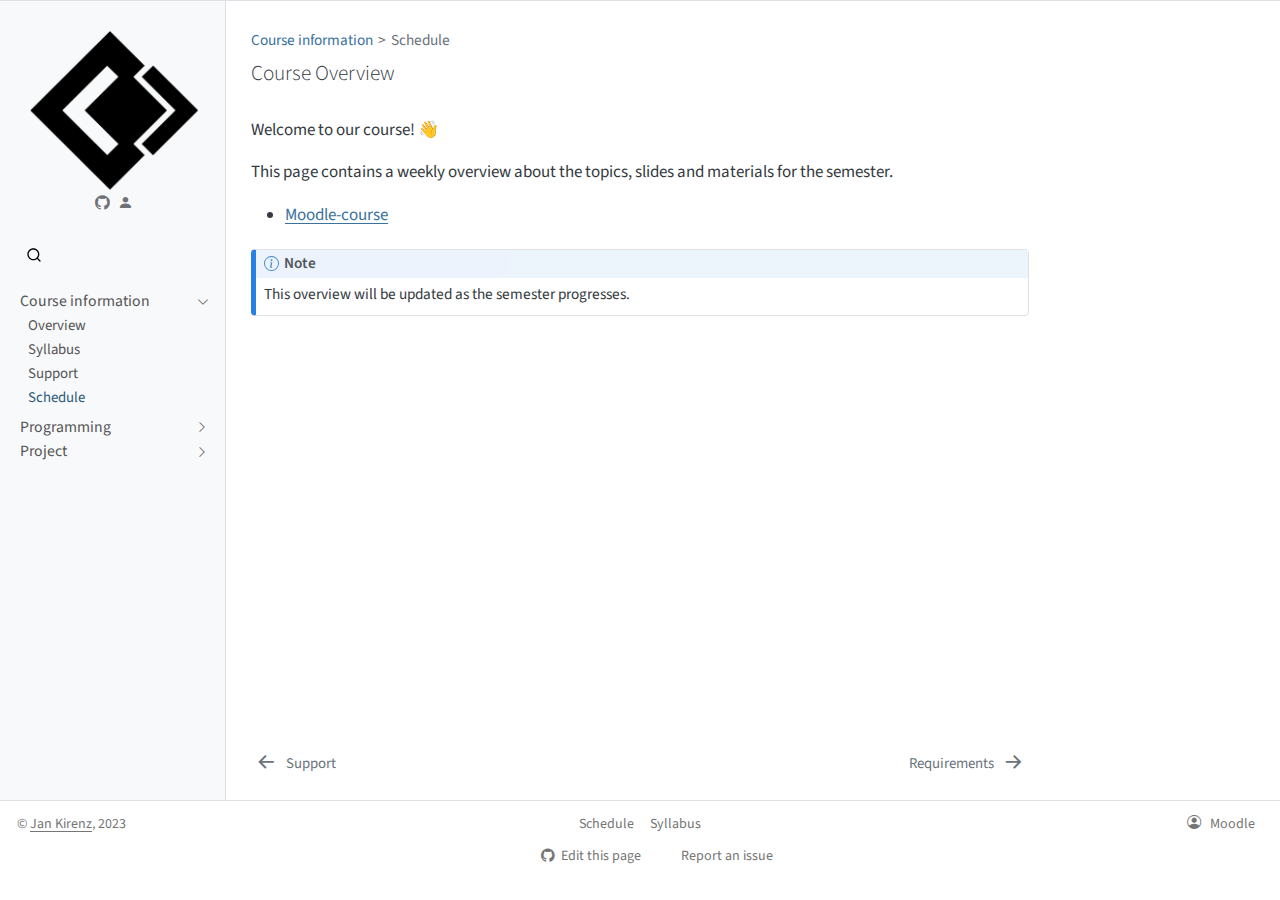
<file: index.html>
<!DOCTYPE html>
<html xmlns="http://www.w3.org/1999/xhtml" lang="en" xml:lang="en"><head>

<meta charset="utf-8">
<meta name="generator" content="quarto-1.4.553">

<meta name="viewport" content="width=device-width, initial-scale=1.0, user-scalable=yes">


<title>Title -</title>
<style>
code{white-space: pre-wrap;}
span.smallcaps{font-variant: small-caps;}
div.columns{display: flex; gap: min(4vw, 1.5em);}
div.column{flex: auto; overflow-x: auto;}
div.hanging-indent{margin-left: 1.5em; text-indent: -1.5em;}
ul.task-list{list-style: none;}
ul.task-list li input[type="checkbox"] {
  width: 0.8em;
  margin: 0 0.8em 0.2em -1em; /* quarto-specific, see https://github.com/quarto-dev/quarto-cli/issues/4556 */ 
  vertical-align: middle;
}
</style>


<script src="site_libs/quarto-nav/quarto-nav.js"></script>
<script src="site_libs/clipboard/clipboard.min.js"></script>
<script src="site_libs/quarto-search/autocomplete.umd.js"></script>
<script src="site_libs/quarto-search/fuse.min.js"></script>
<script src="site_libs/quarto-search/quarto-search.js"></script>
<meta name="quarto:offset" content="./">
<link href="./programming-requirements.html" rel="next">
<link href="./course-support.html" rel="prev">
<link href=".//images/logo.png" rel="icon" type="image/png">
<script src="site_libs/quarto-html/quarto.js"></script>
<script src="site_libs/quarto-html/popper.min.js"></script>
<script src="site_libs/quarto-html/tippy.umd.min.js"></script>
<script src="site_libs/quarto-html/anchor.min.js"></script>
<link href="site_libs/quarto-html/tippy.css" rel="stylesheet">
<link href="site_libs/quarto-html/quarto-syntax-highlighting.css" rel="stylesheet" id="quarto-text-highlighting-styles">
<script src="site_libs/bootstrap/bootstrap.min.js"></script>
<link href="site_libs/bootstrap/bootstrap-icons.css" rel="stylesheet">
<link href="site_libs/bootstrap/bootstrap.min.css" rel="stylesheet" id="quarto-bootstrap" data-mode="light">
<script id="quarto-search-options" type="application/json">{
  "location": "sidebar",
  "copy-button": false,
  "collapse-after": 3,
  "panel-placement": "start",
  "type": "overlay",
  "limit": 50,
  "keyboard-shortcut": [
    "f",
    "/",
    "s"
  ],
  "language": {
    "search-no-results-text": "No results",
    "search-matching-documents-text": "matching documents",
    "search-copy-link-title": "Copy link to search",
    "search-hide-matches-text": "Hide additional matches",
    "search-more-match-text": "more match in this document",
    "search-more-matches-text": "more matches in this document",
    "search-clear-button-title": "Clear",
    "search-text-placeholder": "",
    "search-detached-cancel-button-title": "Cancel",
    "search-submit-button-title": "Submit",
    "search-label": "Search"
  }
}</script>


<link rel="stylesheet" href="style/styles.css">
<meta property="og:title" content="Title -">
<meta property="og:description" content="Course Overview">
<meta property="og:image" content="https://myplaceholder.github.io/website//images/logo.png">
<meta property="og:site_name" content="Title">
<meta property="og:image:height" content="660">
<meta property="og:image:width" content="695">
</head>

<body class="nav-sidebar docked">

<div id="quarto-search-results"></div>
  <header id="quarto-header" class="headroom fixed-top">
  <nav class="quarto-secondary-nav">
    <div class="container-fluid d-flex">
      <button type="button" class="quarto-btn-toggle btn" data-bs-toggle="collapse" data-bs-target=".quarto-sidebar-collapse-item" aria-controls="quarto-sidebar" aria-expanded="false" aria-label="Toggle sidebar navigation" onclick="if (window.quartoToggleHeadroom) { window.quartoToggleHeadroom(); }">
        <i class="bi bi-layout-text-sidebar-reverse"></i>
      </button>
        <nav class="quarto-page-breadcrumbs" aria-label="breadcrumb"><ol class="breadcrumb"><li class="breadcrumb-item"><a href="./course-overview.html">Course information</a></li><li class="breadcrumb-item"><a href="./index.html">Schedule</a></li></ol></nav>
        <a class="flex-grow-1" role="button" data-bs-toggle="collapse" data-bs-target=".quarto-sidebar-collapse-item" aria-controls="quarto-sidebar" aria-expanded="false" aria-label="Toggle sidebar navigation" onclick="if (window.quartoToggleHeadroom) { window.quartoToggleHeadroom(); }">      
        </a>
      <button type="button" class="btn quarto-search-button" aria-label="" onclick="window.quartoOpenSearch();">
        <i class="bi bi-search"></i>
      </button>
    </div>
  </nav>
</header>
<!-- content -->
<div id="quarto-content" class="quarto-container page-columns page-rows-contents page-layout-article">
<!-- sidebar -->
  <nav id="quarto-sidebar" class="sidebar collapse collapse-horizontal quarto-sidebar-collapse-item sidebar-navigation docked overflow-auto">
    <div class="pt-lg-2 mt-2 text-center sidebar-header">
      <a href="./index.html" class="sidebar-logo-link">
      <img src="./images/logo.png" alt="" class="sidebar-logo py-0 d-lg-inline d-none">
      </a>
      <div class="sidebar-tools-main">
    <a href="https://github.com/myplaceholder" title="GitHub organization" class="quarto-navigation-tool px-1" aria-label="GitHub organization"><i class="bi bi-github"></i></a>
    <a href="https://moodle.hdm-stuttgart.de/login/index.php" title="Moodle" class="quarto-navigation-tool px-1" aria-label="Moodle"><i class="bi bi-person-fill"></i></a>
</div>
      </div>
        <div class="mt-2 flex-shrink-0 align-items-center">
        <div class="sidebar-search">
        <div id="quarto-search" class="" title="Search"></div>
        </div>
        </div>
    <div class="sidebar-menu-container"> 
    <ul class="list-unstyled mt-1">
        <li class="sidebar-item sidebar-item-section">
      <div class="sidebar-item-container"> 
            <a class="sidebar-item-text sidebar-link text-start" data-bs-toggle="collapse" data-bs-target="#quarto-sidebar-section-1" aria-expanded="true">
 <span class="menu-text">Course information</span></a>
          <a class="sidebar-item-toggle text-start" data-bs-toggle="collapse" data-bs-target="#quarto-sidebar-section-1" aria-expanded="true" aria-label="Toggle section">
            <i class="bi bi-chevron-right ms-2"></i>
          </a> 
      </div>
      <ul id="quarto-sidebar-section-1" class="collapse list-unstyled sidebar-section depth1 show">  
          <li class="sidebar-item">
  <div class="sidebar-item-container"> 
  <a href="./course-overview.html" class="sidebar-item-text sidebar-link">
 <span class="menu-text">Overview</span></a>
  </div>
</li>
          <li class="sidebar-item">
  <div class="sidebar-item-container"> 
  <a href="./course-syllabus.html" class="sidebar-item-text sidebar-link">
 <span class="menu-text">Syllabus</span></a>
  </div>
</li>
          <li class="sidebar-item">
  <div class="sidebar-item-container"> 
  <a href="./course-support.html" class="sidebar-item-text sidebar-link">
 <span class="menu-text">Support</span></a>
  </div>
</li>
          <li class="sidebar-item">
  <div class="sidebar-item-container"> 
  <a href="./index.html" class="sidebar-item-text sidebar-link active">
 <span class="menu-text">Schedule</span></a>
  </div>
</li>
      </ul>
  </li>
        <li class="sidebar-item sidebar-item-section">
      <div class="sidebar-item-container"> 
            <a class="sidebar-item-text sidebar-link text-start collapsed" data-bs-toggle="collapse" data-bs-target="#quarto-sidebar-section-2" aria-expanded="false">
 <span class="menu-text">Programming</span></a>
          <a class="sidebar-item-toggle text-start collapsed" data-bs-toggle="collapse" data-bs-target="#quarto-sidebar-section-2" aria-expanded="false" aria-label="Toggle section">
            <i class="bi bi-chevron-right ms-2"></i>
          </a> 
      </div>
      <ul id="quarto-sidebar-section-2" class="collapse list-unstyled sidebar-section depth1 ">  
          <li class="sidebar-item">
  <div class="sidebar-item-container"> 
  <a href="./programming-requirements.html" class="sidebar-item-text sidebar-link">
 <span class="menu-text">Requirements</span></a>
  </div>
</li>
          <li class="sidebar-item">
  <div class="sidebar-item-container"> 
  <a href="./programming-troubleshooting.html" class="sidebar-item-text sidebar-link">
 <span class="menu-text">Troubleshooting</span></a>
  </div>
</li>
      </ul>
  </li>
        <li class="sidebar-item sidebar-item-section">
      <div class="sidebar-item-container"> 
            <a class="sidebar-item-text sidebar-link text-start collapsed" data-bs-toggle="collapse" data-bs-target="#quarto-sidebar-section-3" aria-expanded="false">
 <span class="menu-text">Project</span></a>
          <a class="sidebar-item-toggle text-start collapsed" data-bs-toggle="collapse" data-bs-target="#quarto-sidebar-section-3" aria-expanded="false" aria-label="Toggle section">
            <i class="bi bi-chevron-right ms-2"></i>
          </a> 
      </div>
      <ul id="quarto-sidebar-section-3" class="collapse list-unstyled sidebar-section depth1 ">  
          <li class="sidebar-item">
  <div class="sidebar-item-container"> 
  <a href="./project-description.html" class="sidebar-item-text sidebar-link">
 <span class="menu-text">Description</span></a>
  </div>
</li>
          <li class="sidebar-item">
  <div class="sidebar-item-container"> 
  <a href="./project-tips-resources.html" class="sidebar-item-text sidebar-link">
 <span class="menu-text">Tips + resources</span></a>
  </div>
</li>
      </ul>
  </li>
    </ul>
    </div>
</nav>
<div id="quarto-sidebar-glass" class="quarto-sidebar-collapse-item" data-bs-toggle="collapse" data-bs-target=".quarto-sidebar-collapse-item"></div>
<!-- margin-sidebar -->
    <div id="quarto-margin-sidebar" class="sidebar margin-sidebar">
        
    </div>
<!-- main -->
<main class="content" id="quarto-document-content">

<header id="title-block-header" class="quarto-title-block default"><nav class="quarto-page-breadcrumbs quarto-title-breadcrumbs d-none d-lg-block" aria-label="breadcrumb"><ol class="breadcrumb"><li class="breadcrumb-item"><a href="./course-overview.html">Course information</a></li><li class="breadcrumb-item"><a href="./index.html">Schedule</a></li></ol></nav>
<div class="quarto-title">
<p class="subtitle lead">Course Overview</p>
</div>



<div class="quarto-title-meta">

    
  
    
  </div>
  


</header>


<p>Welcome to our course! 👋</p>
<p>This page contains a weekly overview about the topics, slides and materials for the semester.</p>
<ul>
<li><a href="">Moodle-course</a></li>
</ul>
<div class="callout callout-style-default callout-note callout-titled">
<div class="callout-header d-flex align-content-center">
<div class="callout-icon-container">
<i class="callout-icon"></i>
</div>
<div class="callout-title-container flex-fill">
Note
</div>
</div>
<div class="callout-body-container callout-body">
<p>This overview will be updated as the semester progresses.</p>
</div>
</div>



</main> <!-- /main -->
<script id="quarto-html-after-body" type="application/javascript">
window.document.addEventListener("DOMContentLoaded", function (event) {
  const toggleBodyColorMode = (bsSheetEl) => {
    const mode = bsSheetEl.getAttribute("data-mode");
    const bodyEl = window.document.querySelector("body");
    if (mode === "dark") {
      bodyEl.classList.add("quarto-dark");
      bodyEl.classList.remove("quarto-light");
    } else {
      bodyEl.classList.add("quarto-light");
      bodyEl.classList.remove("quarto-dark");
    }
  }
  const toggleBodyColorPrimary = () => {
    const bsSheetEl = window.document.querySelector("link#quarto-bootstrap");
    if (bsSheetEl) {
      toggleBodyColorMode(bsSheetEl);
    }
  }
  toggleBodyColorPrimary();  
  const icon = "";
  const anchorJS = new window.AnchorJS();
  anchorJS.options = {
    placement: 'right',
    icon: icon
  };
  anchorJS.add('.anchored');
  const isCodeAnnotation = (el) => {
    for (const clz of el.classList) {
      if (clz.startsWith('code-annotation-')) {                     
        return true;
      }
    }
    return false;
  }
  const clipboard = new window.ClipboardJS('.code-copy-button', {
    text: function(trigger) {
      const codeEl = trigger.previousElementSibling.cloneNode(true);
      for (const childEl of codeEl.children) {
        if (isCodeAnnotation(childEl)) {
          childEl.remove();
        }
      }
      return codeEl.innerText;
    }
  });
  clipboard.on('success', function(e) {
    // button target
    const button = e.trigger;
    // don't keep focus
    button.blur();
    // flash "checked"
    button.classList.add('code-copy-button-checked');
    var currentTitle = button.getAttribute("title");
    button.setAttribute("title", "Copied!");
    let tooltip;
    if (window.bootstrap) {
      button.setAttribute("data-bs-toggle", "tooltip");
      button.setAttribute("data-bs-placement", "left");
      button.setAttribute("data-bs-title", "Copied!");
      tooltip = new bootstrap.Tooltip(button, 
        { trigger: "manual", 
          customClass: "code-copy-button-tooltip",
          offset: [0, -8]});
      tooltip.show();    
    }
    setTimeout(function() {
      if (tooltip) {
        tooltip.hide();
        button.removeAttribute("data-bs-title");
        button.removeAttribute("data-bs-toggle");
        button.removeAttribute("data-bs-placement");
      }
      button.setAttribute("title", currentTitle);
      button.classList.remove('code-copy-button-checked');
    }, 1000);
    // clear code selection
    e.clearSelection();
  });
    var localhostRegex = new RegExp(/^(?:http|https):\/\/localhost\:?[0-9]*\//);
    var mailtoRegex = new RegExp(/^mailto:/);
      var filterRegex = new RegExp("https:\/\/myplaceholder\.github\.io\/website\/");
    var isInternal = (href) => {
        return filterRegex.test(href) || localhostRegex.test(href) || mailtoRegex.test(href);
    }
    // Inspect non-navigation links and adorn them if external
 	var links = window.document.querySelectorAll('a[href]:not(.nav-link):not(.navbar-brand):not(.toc-action):not(.sidebar-link):not(.sidebar-item-toggle):not(.pagination-link):not(.no-external):not([aria-hidden]):not(.dropdown-item):not(.quarto-navigation-tool)');
    for (var i=0; i<links.length; i++) {
      const link = links[i];
      if (!isInternal(link.href)) {
        // undo the damage that might have been done by quarto-nav.js in the case of
        // links that we want to consider external
        if (link.dataset.originalHref !== undefined) {
          link.href = link.dataset.originalHref;
        }
      }
    }
  function tippyHover(el, contentFn, onTriggerFn, onUntriggerFn) {
    const config = {
      allowHTML: true,
      maxWidth: 500,
      delay: 100,
      arrow: false,
      appendTo: function(el) {
          return el.parentElement;
      },
      interactive: true,
      interactiveBorder: 10,
      theme: 'quarto',
      placement: 'bottom-start',
    };
    if (contentFn) {
      config.content = contentFn;
    }
    if (onTriggerFn) {
      config.onTrigger = onTriggerFn;
    }
    if (onUntriggerFn) {
      config.onUntrigger = onUntriggerFn;
    }
    window.tippy(el, config); 
  }
  const noterefs = window.document.querySelectorAll('a[role="doc-noteref"]');
  for (var i=0; i<noterefs.length; i++) {
    const ref = noterefs[i];
    tippyHover(ref, function() {
      // use id or data attribute instead here
      let href = ref.getAttribute('data-footnote-href') || ref.getAttribute('href');
      try { href = new URL(href).hash; } catch {}
      const id = href.replace(/^#\/?/, "");
      const note = window.document.getElementById(id);
      if (note) {
        return note.innerHTML;
      } else {
        return "";
      }
    });
  }
  const xrefs = window.document.querySelectorAll('a.quarto-xref');
  const processXRef = (id, note) => {
    // Strip column container classes
    const stripColumnClz = (el) => {
      el.classList.remove("page-full", "page-columns");
      if (el.children) {
        for (const child of el.children) {
          stripColumnClz(child);
        }
      }
    }
    stripColumnClz(note)
    if (id === null || id.startsWith('sec-')) {
      // Special case sections, only their first couple elements
      const container = document.createElement("div");
      if (note.children && note.children.length > 2) {
        container.appendChild(note.children[0].cloneNode(true));
        for (let i = 1; i < note.children.length; i++) {
          const child = note.children[i];
          if (child.tagName === "P" && child.innerText === "") {
            continue;
          } else {
            container.appendChild(child.cloneNode(true));
            break;
          }
        }
        if (window.Quarto?.typesetMath) {
          window.Quarto.typesetMath(container);
        }
        return container.innerHTML
      } else {
        if (window.Quarto?.typesetMath) {
          window.Quarto.typesetMath(note);
        }
        return note.innerHTML;
      }
    } else {
      // Remove any anchor links if they are present
      const anchorLink = note.querySelector('a.anchorjs-link');
      if (anchorLink) {
        anchorLink.remove();
      }
      if (window.Quarto?.typesetMath) {
        window.Quarto.typesetMath(note);
      }
      // TODO in 1.5, we should make sure this works without a callout special case
      if (note.classList.contains("callout")) {
        return note.outerHTML;
      } else {
        return note.innerHTML;
      }
    }
  }
  for (var i=0; i<xrefs.length; i++) {
    const xref = xrefs[i];
    tippyHover(xref, undefined, function(instance) {
      instance.disable();
      let url = xref.getAttribute('href');
      let hash = undefined; 
      if (url.startsWith('#')) {
        hash = url;
      } else {
        try { hash = new URL(url).hash; } catch {}
      }
      if (hash) {
        const id = hash.replace(/^#\/?/, "");
        const note = window.document.getElementById(id);
        if (note !== null) {
          try {
            const html = processXRef(id, note.cloneNode(true));
            instance.setContent(html);
          } finally {
            instance.enable();
            instance.show();
          }
        } else {
          // See if we can fetch this
          fetch(url.split('#')[0])
          .then(res => res.text())
          .then(html => {
            const parser = new DOMParser();
            const htmlDoc = parser.parseFromString(html, "text/html");
            const note = htmlDoc.getElementById(id);
            if (note !== null) {
              const html = processXRef(id, note);
              instance.setContent(html);
            } 
          }).finally(() => {
            instance.enable();
            instance.show();
          });
        }
      } else {
        // See if we can fetch a full url (with no hash to target)
        // This is a special case and we should probably do some content thinning / targeting
        fetch(url)
        .then(res => res.text())
        .then(html => {
          const parser = new DOMParser();
          const htmlDoc = parser.parseFromString(html, "text/html");
          const note = htmlDoc.querySelector('main.content');
          if (note !== null) {
            // This should only happen for chapter cross references
            // (since there is no id in the URL)
            // remove the first header
            if (note.children.length > 0 && note.children[0].tagName === "HEADER") {
              note.children[0].remove();
            }
            const html = processXRef(null, note);
            instance.setContent(html);
          } 
        }).finally(() => {
          instance.enable();
          instance.show();
        });
      }
    }, function(instance) {
    });
  }
      let selectedAnnoteEl;
      const selectorForAnnotation = ( cell, annotation) => {
        let cellAttr = 'data-code-cell="' + cell + '"';
        let lineAttr = 'data-code-annotation="' +  annotation + '"';
        const selector = 'span[' + cellAttr + '][' + lineAttr + ']';
        return selector;
      }
      const selectCodeLines = (annoteEl) => {
        const doc = window.document;
        const targetCell = annoteEl.getAttribute("data-target-cell");
        const targetAnnotation = annoteEl.getAttribute("data-target-annotation");
        const annoteSpan = window.document.querySelector(selectorForAnnotation(targetCell, targetAnnotation));
        const lines = annoteSpan.getAttribute("data-code-lines").split(",");
        const lineIds = lines.map((line) => {
          return targetCell + "-" + line;
        })
        let top = null;
        let height = null;
        let parent = null;
        if (lineIds.length > 0) {
            //compute the position of the single el (top and bottom and make a div)
            const el = window.document.getElementById(lineIds[0]);
            top = el.offsetTop;
            height = el.offsetHeight;
            parent = el.parentElement.parentElement;
          if (lineIds.length > 1) {
            const lastEl = window.document.getElementById(lineIds[lineIds.length - 1]);
            const bottom = lastEl.offsetTop + lastEl.offsetHeight;
            height = bottom - top;
          }
          if (top !== null && height !== null && parent !== null) {
            // cook up a div (if necessary) and position it 
            let div = window.document.getElementById("code-annotation-line-highlight");
            if (div === null) {
              div = window.document.createElement("div");
              div.setAttribute("id", "code-annotation-line-highlight");
              div.style.position = 'absolute';
              parent.appendChild(div);
            }
            div.style.top = top - 2 + "px";
            div.style.height = height + 4 + "px";
            div.style.left = 0;
            let gutterDiv = window.document.getElementById("code-annotation-line-highlight-gutter");
            if (gutterDiv === null) {
              gutterDiv = window.document.createElement("div");
              gutterDiv.setAttribute("id", "code-annotation-line-highlight-gutter");
              gutterDiv.style.position = 'absolute';
              const codeCell = window.document.getElementById(targetCell);
              const gutter = codeCell.querySelector('.code-annotation-gutter');
              gutter.appendChild(gutterDiv);
            }
            gutterDiv.style.top = top - 2 + "px";
            gutterDiv.style.height = height + 4 + "px";
          }
          selectedAnnoteEl = annoteEl;
        }
      };
      const unselectCodeLines = () => {
        const elementsIds = ["code-annotation-line-highlight", "code-annotation-line-highlight-gutter"];
        elementsIds.forEach((elId) => {
          const div = window.document.getElementById(elId);
          if (div) {
            div.remove();
          }
        });
        selectedAnnoteEl = undefined;
      };
        // Handle positioning of the toggle
    window.addEventListener(
      "resize",
      throttle(() => {
        elRect = undefined;
        if (selectedAnnoteEl) {
          selectCodeLines(selectedAnnoteEl);
        }
      }, 10)
    );
    function throttle(fn, ms) {
    let throttle = false;
    let timer;
      return (...args) => {
        if(!throttle) { // first call gets through
            fn.apply(this, args);
            throttle = true;
        } else { // all the others get throttled
            if(timer) clearTimeout(timer); // cancel #2
            timer = setTimeout(() => {
              fn.apply(this, args);
              timer = throttle = false;
            }, ms);
        }
      };
    }
      // Attach click handler to the DT
      const annoteDls = window.document.querySelectorAll('dt[data-target-cell]');
      for (const annoteDlNode of annoteDls) {
        annoteDlNode.addEventListener('click', (event) => {
          const clickedEl = event.target;
          if (clickedEl !== selectedAnnoteEl) {
            unselectCodeLines();
            const activeEl = window.document.querySelector('dt[data-target-cell].code-annotation-active');
            if (activeEl) {
              activeEl.classList.remove('code-annotation-active');
            }
            selectCodeLines(clickedEl);
            clickedEl.classList.add('code-annotation-active');
          } else {
            // Unselect the line
            unselectCodeLines();
            clickedEl.classList.remove('code-annotation-active');
          }
        });
      }
  const findCites = (el) => {
    const parentEl = el.parentElement;
    if (parentEl) {
      const cites = parentEl.dataset.cites;
      if (cites) {
        return {
          el,
          cites: cites.split(' ')
        };
      } else {
        return findCites(el.parentElement)
      }
    } else {
      return undefined;
    }
  };
  var bibliorefs = window.document.querySelectorAll('a[role="doc-biblioref"]');
  for (var i=0; i<bibliorefs.length; i++) {
    const ref = bibliorefs[i];
    const citeInfo = findCites(ref);
    if (citeInfo) {
      tippyHover(citeInfo.el, function() {
        var popup = window.document.createElement('div');
        citeInfo.cites.forEach(function(cite) {
          var citeDiv = window.document.createElement('div');
          citeDiv.classList.add('hanging-indent');
          citeDiv.classList.add('csl-entry');
          var biblioDiv = window.document.getElementById('ref-' + cite);
          if (biblioDiv) {
            citeDiv.innerHTML = biblioDiv.innerHTML;
          }
          popup.appendChild(citeDiv);
        });
        return popup.innerHTML;
      });
    }
  }
});
</script>
<nav class="page-navigation">
  <div class="nav-page nav-page-previous">
      <a href="./course-support.html" class="pagination-link" aria-label="Support">
        <i class="bi bi-arrow-left-short"></i> <span class="nav-page-text">Support</span>
      </a>          
  </div>
  <div class="nav-page nav-page-next">
      <a href="./programming-requirements.html" class="pagination-link" aria-label="Requirements">
        <span class="nav-page-text">Requirements</span> <i class="bi bi-arrow-right-short"></i>
      </a>
  </div>
</nav>
</div> <!-- /content -->
<footer class="footer">
  <div class="nav-footer">
    <div class="nav-footer-left">
<p>© <a href="https://www.kirenz.com/">Jan Kirenz</a>, 2023</p>
</div>   
    <div class="nav-footer-center">
      <ul class="footer-items list-unstyled">
    <li class="nav-item">
    <a class="nav-link active" href="./index.html" aria-current="page">
<p>Schedule</p>
</a>
  </li>  
    <li class="nav-item">
    <a class="nav-link" href="./course-syllabus.html">
<p>Syllabus</p>
</a>
  </li>  
</ul>
    <div class="toc-actions"><ul><li><a href="https://github.com/myplaceholder/website/edit/main/index.qmd" class="toc-action"><i class="bi bi-github"></i>Edit this page</a></li><li><a href="https://github.com/myplaceholder/website/issues/new" class="toc-action"><i class="bi empty"></i>Report an issue</a></li></ul></div></div>
    <div class="nav-footer-right">
      <ul class="footer-items list-unstyled">
    <li class="nav-item compact">
      <i class="bi bi-person-circle" role="img">
</i> 
  </li>  
    <li class="nav-item">
    <a class="nav-link" href="https://moodle.hdm-stuttgart.de/login/index.php">
<p>Moodle</p>
</a>
  </li>  
</ul>
    </div>
  </div>
</footer>




</body></html>
</file>
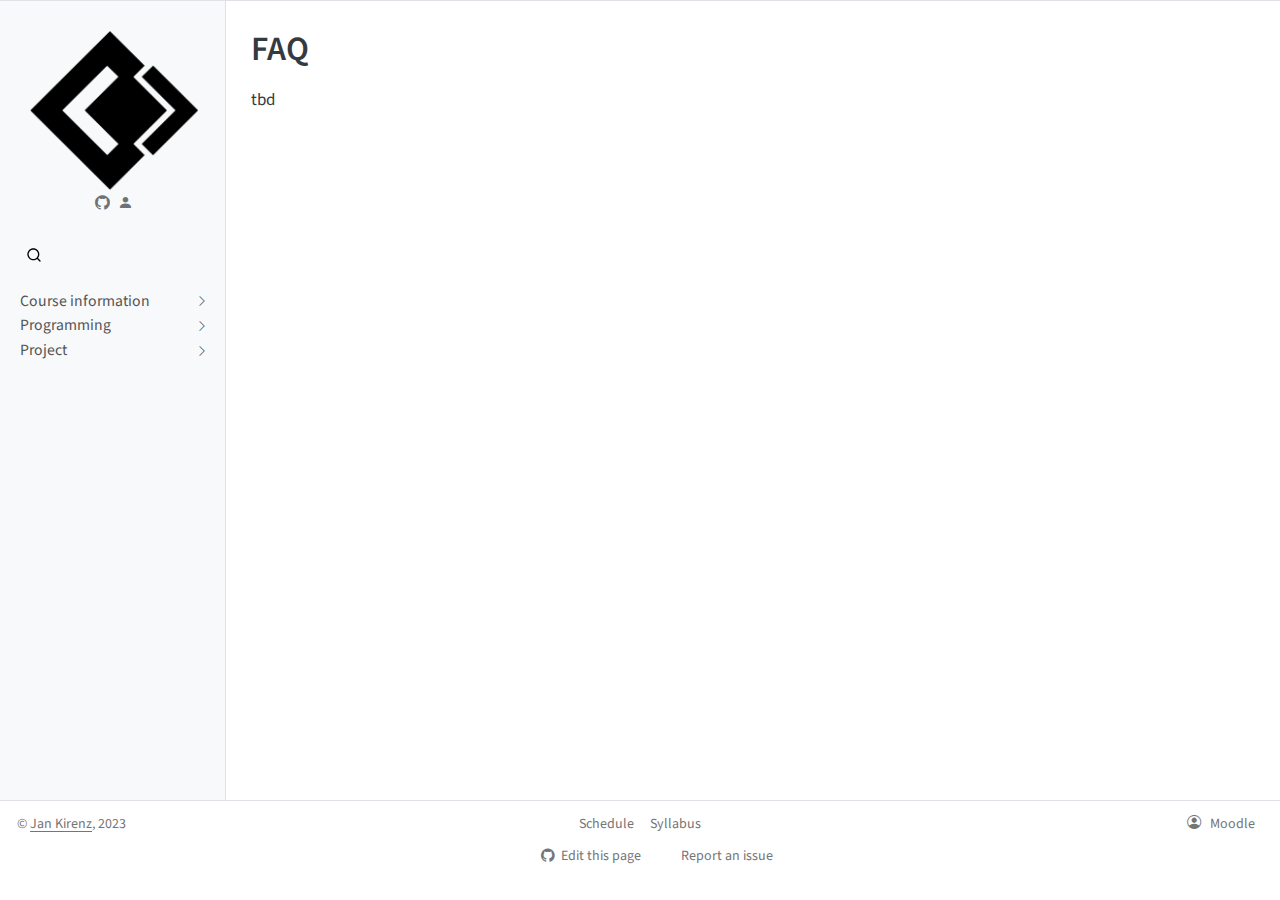
<file: course-faq.html>
<!DOCTYPE html>
<html xmlns="http://www.w3.org/1999/xhtml" lang="en" xml:lang="en"><head>

<meta charset="utf-8">
<meta name="generator" content="quarto-1.4.553">

<meta name="viewport" content="width=device-width, initial-scale=1.0, user-scalable=yes">


<title>Title - FAQ</title>
<style>
code{white-space: pre-wrap;}
span.smallcaps{font-variant: small-caps;}
div.columns{display: flex; gap: min(4vw, 1.5em);}
div.column{flex: auto; overflow-x: auto;}
div.hanging-indent{margin-left: 1.5em; text-indent: -1.5em;}
ul.task-list{list-style: none;}
ul.task-list li input[type="checkbox"] {
  width: 0.8em;
  margin: 0 0.8em 0.2em -1em; /* quarto-specific, see https://github.com/quarto-dev/quarto-cli/issues/4556 */ 
  vertical-align: middle;
}
</style>


<script src="site_libs/quarto-nav/quarto-nav.js"></script>
<script src="site_libs/clipboard/clipboard.min.js"></script>
<script src="site_libs/quarto-search/autocomplete.umd.js"></script>
<script src="site_libs/quarto-search/fuse.min.js"></script>
<script src="site_libs/quarto-search/quarto-search.js"></script>
<meta name="quarto:offset" content="./">
<link href=".//images/logo.png" rel="icon" type="image/png">
<script src="site_libs/quarto-html/quarto.js"></script>
<script src="site_libs/quarto-html/popper.min.js"></script>
<script src="site_libs/quarto-html/tippy.umd.min.js"></script>
<script src="site_libs/quarto-html/anchor.min.js"></script>
<link href="site_libs/quarto-html/tippy.css" rel="stylesheet">
<link href="site_libs/quarto-html/quarto-syntax-highlighting.css" rel="stylesheet" id="quarto-text-highlighting-styles">
<script src="site_libs/bootstrap/bootstrap.min.js"></script>
<link href="site_libs/bootstrap/bootstrap-icons.css" rel="stylesheet">
<link href="site_libs/bootstrap/bootstrap.min.css" rel="stylesheet" id="quarto-bootstrap" data-mode="light">
<script id="quarto-search-options" type="application/json">{
  "location": "sidebar",
  "copy-button": false,
  "collapse-after": 3,
  "panel-placement": "start",
  "type": "overlay",
  "limit": 50,
  "keyboard-shortcut": [
    "f",
    "/",
    "s"
  ],
  "language": {
    "search-no-results-text": "No results",
    "search-matching-documents-text": "matching documents",
    "search-copy-link-title": "Copy link to search",
    "search-hide-matches-text": "Hide additional matches",
    "search-more-match-text": "more match in this document",
    "search-more-matches-text": "more matches in this document",
    "search-clear-button-title": "Clear",
    "search-text-placeholder": "",
    "search-detached-cancel-button-title": "Cancel",
    "search-submit-button-title": "Submit",
    "search-label": "Search"
  }
}</script>


<link rel="stylesheet" href="style/styles.css">
<meta property="og:title" content="Title - FAQ">
<meta property="og:description" content="Homepage for xyz at HdM Stuttgart, WS 23/24.">
<meta property="og:image" content="https://myplaceholder.github.io/website//images/logo.png">
<meta property="og:site_name" content="Title">
<meta property="og:image:height" content="660">
<meta property="og:image:width" content="695">
</head>

<body class="nav-sidebar docked">

<div id="quarto-search-results"></div>
  <header id="quarto-header" class="headroom fixed-top">
  <nav class="quarto-secondary-nav">
    <div class="container-fluid d-flex">
      <button type="button" class="quarto-btn-toggle btn" data-bs-toggle="collapse" data-bs-target=".quarto-sidebar-collapse-item" aria-controls="quarto-sidebar" aria-expanded="false" aria-label="Toggle sidebar navigation" onclick="if (window.quartoToggleHeadroom) { window.quartoToggleHeadroom(); }">
        <i class="bi bi-layout-text-sidebar-reverse"></i>
      </button>
        <nav class="quarto-page-breadcrumbs" aria-label="breadcrumb"><ol class="breadcrumb"><li class="breadcrumb-item">FAQ</li></ol></nav>
        <a class="flex-grow-1" role="button" data-bs-toggle="collapse" data-bs-target=".quarto-sidebar-collapse-item" aria-controls="quarto-sidebar" aria-expanded="false" aria-label="Toggle sidebar navigation" onclick="if (window.quartoToggleHeadroom) { window.quartoToggleHeadroom(); }">      
        </a>
      <button type="button" class="btn quarto-search-button" aria-label="" onclick="window.quartoOpenSearch();">
        <i class="bi bi-search"></i>
      </button>
    </div>
  </nav>
</header>
<!-- content -->
<div id="quarto-content" class="quarto-container page-columns page-rows-contents page-layout-article">
<!-- sidebar -->
  <nav id="quarto-sidebar" class="sidebar collapse collapse-horizontal quarto-sidebar-collapse-item sidebar-navigation docked overflow-auto">
    <div class="pt-lg-2 mt-2 text-center sidebar-header">
      <a href="./index.html" class="sidebar-logo-link">
      <img src="./images/logo.png" alt="" class="sidebar-logo py-0 d-lg-inline d-none">
      </a>
      <div class="sidebar-tools-main">
    <a href="https://github.com/myplaceholder" title="GitHub organization" class="quarto-navigation-tool px-1" aria-label="GitHub organization"><i class="bi bi-github"></i></a>
    <a href="https://moodle.hdm-stuttgart.de/login/index.php" title="Moodle" class="quarto-navigation-tool px-1" aria-label="Moodle"><i class="bi bi-person-fill"></i></a>
</div>
      </div>
        <div class="mt-2 flex-shrink-0 align-items-center">
        <div class="sidebar-search">
        <div id="quarto-search" class="" title="Search"></div>
        </div>
        </div>
    <div class="sidebar-menu-container"> 
    <ul class="list-unstyled mt-1">
        <li class="sidebar-item sidebar-item-section">
      <div class="sidebar-item-container"> 
            <a class="sidebar-item-text sidebar-link text-start collapsed" data-bs-toggle="collapse" data-bs-target="#quarto-sidebar-section-1" aria-expanded="false">
 <span class="menu-text">Course information</span></a>
          <a class="sidebar-item-toggle text-start collapsed" data-bs-toggle="collapse" data-bs-target="#quarto-sidebar-section-1" aria-expanded="false" aria-label="Toggle section">
            <i class="bi bi-chevron-right ms-2"></i>
          </a> 
      </div>
      <ul id="quarto-sidebar-section-1" class="collapse list-unstyled sidebar-section depth1 ">  
          <li class="sidebar-item">
  <div class="sidebar-item-container"> 
  <a href="./course-overview.html" class="sidebar-item-text sidebar-link">
 <span class="menu-text">Overview</span></a>
  </div>
</li>
          <li class="sidebar-item">
  <div class="sidebar-item-container"> 
  <a href="./course-syllabus.html" class="sidebar-item-text sidebar-link">
 <span class="menu-text">Syllabus</span></a>
  </div>
</li>
          <li class="sidebar-item">
  <div class="sidebar-item-container"> 
  <a href="./course-support.html" class="sidebar-item-text sidebar-link">
 <span class="menu-text">Support</span></a>
  </div>
</li>
          <li class="sidebar-item">
  <div class="sidebar-item-container"> 
  <a href="./index.html" class="sidebar-item-text sidebar-link">
 <span class="menu-text">Schedule</span></a>
  </div>
</li>
      </ul>
  </li>
        <li class="sidebar-item sidebar-item-section">
      <div class="sidebar-item-container"> 
            <a class="sidebar-item-text sidebar-link text-start collapsed" data-bs-toggle="collapse" data-bs-target="#quarto-sidebar-section-2" aria-expanded="false">
 <span class="menu-text">Programming</span></a>
          <a class="sidebar-item-toggle text-start collapsed" data-bs-toggle="collapse" data-bs-target="#quarto-sidebar-section-2" aria-expanded="false" aria-label="Toggle section">
            <i class="bi bi-chevron-right ms-2"></i>
          </a> 
      </div>
      <ul id="quarto-sidebar-section-2" class="collapse list-unstyled sidebar-section depth1 ">  
          <li class="sidebar-item">
  <div class="sidebar-item-container"> 
  <a href="./programming-requirements.html" class="sidebar-item-text sidebar-link">
 <span class="menu-text">Requirements</span></a>
  </div>
</li>
          <li class="sidebar-item">
  <div class="sidebar-item-container"> 
  <a href="./programming-troubleshooting.html" class="sidebar-item-text sidebar-link">
 <span class="menu-text">Troubleshooting</span></a>
  </div>
</li>
      </ul>
  </li>
        <li class="sidebar-item sidebar-item-section">
      <div class="sidebar-item-container"> 
            <a class="sidebar-item-text sidebar-link text-start collapsed" data-bs-toggle="collapse" data-bs-target="#quarto-sidebar-section-3" aria-expanded="false">
 <span class="menu-text">Project</span></a>
          <a class="sidebar-item-toggle text-start collapsed" data-bs-toggle="collapse" data-bs-target="#quarto-sidebar-section-3" aria-expanded="false" aria-label="Toggle section">
            <i class="bi bi-chevron-right ms-2"></i>
          </a> 
      </div>
      <ul id="quarto-sidebar-section-3" class="collapse list-unstyled sidebar-section depth1 ">  
          <li class="sidebar-item">
  <div class="sidebar-item-container"> 
  <a href="./project-description.html" class="sidebar-item-text sidebar-link">
 <span class="menu-text">Description</span></a>
  </div>
</li>
          <li class="sidebar-item">
  <div class="sidebar-item-container"> 
  <a href="./project-tips-resources.html" class="sidebar-item-text sidebar-link">
 <span class="menu-text">Tips + resources</span></a>
  </div>
</li>
      </ul>
  </li>
    </ul>
    </div>
</nav>
<div id="quarto-sidebar-glass" class="quarto-sidebar-collapse-item" data-bs-toggle="collapse" data-bs-target=".quarto-sidebar-collapse-item"></div>
<!-- margin-sidebar -->
    <div id="quarto-margin-sidebar" class="sidebar margin-sidebar">
        
    </div>
<!-- main -->
<main class="content" id="quarto-document-content">

<header id="title-block-header" class="quarto-title-block default">
<div class="quarto-title">
<h1 class="title">FAQ</h1>
</div>



<div class="quarto-title-meta">

    
  
    
  </div>
  


</header>


<p>tbd</p>



</main> <!-- /main -->
<script id="quarto-html-after-body" type="application/javascript">
window.document.addEventListener("DOMContentLoaded", function (event) {
  const toggleBodyColorMode = (bsSheetEl) => {
    const mode = bsSheetEl.getAttribute("data-mode");
    const bodyEl = window.document.querySelector("body");
    if (mode === "dark") {
      bodyEl.classList.add("quarto-dark");
      bodyEl.classList.remove("quarto-light");
    } else {
      bodyEl.classList.add("quarto-light");
      bodyEl.classList.remove("quarto-dark");
    }
  }
  const toggleBodyColorPrimary = () => {
    const bsSheetEl = window.document.querySelector("link#quarto-bootstrap");
    if (bsSheetEl) {
      toggleBodyColorMode(bsSheetEl);
    }
  }
  toggleBodyColorPrimary();  
  const icon = "";
  const anchorJS = new window.AnchorJS();
  anchorJS.options = {
    placement: 'right',
    icon: icon
  };
  anchorJS.add('.anchored');
  const isCodeAnnotation = (el) => {
    for (const clz of el.classList) {
      if (clz.startsWith('code-annotation-')) {                     
        return true;
      }
    }
    return false;
  }
  const clipboard = new window.ClipboardJS('.code-copy-button', {
    text: function(trigger) {
      const codeEl = trigger.previousElementSibling.cloneNode(true);
      for (const childEl of codeEl.children) {
        if (isCodeAnnotation(childEl)) {
          childEl.remove();
        }
      }
      return codeEl.innerText;
    }
  });
  clipboard.on('success', function(e) {
    // button target
    const button = e.trigger;
    // don't keep focus
    button.blur();
    // flash "checked"
    button.classList.add('code-copy-button-checked');
    var currentTitle = button.getAttribute("title");
    button.setAttribute("title", "Copied!");
    let tooltip;
    if (window.bootstrap) {
      button.setAttribute("data-bs-toggle", "tooltip");
      button.setAttribute("data-bs-placement", "left");
      button.setAttribute("data-bs-title", "Copied!");
      tooltip = new bootstrap.Tooltip(button, 
        { trigger: "manual", 
          customClass: "code-copy-button-tooltip",
          offset: [0, -8]});
      tooltip.show();    
    }
    setTimeout(function() {
      if (tooltip) {
        tooltip.hide();
        button.removeAttribute("data-bs-title");
        button.removeAttribute("data-bs-toggle");
        button.removeAttribute("data-bs-placement");
      }
      button.setAttribute("title", currentTitle);
      button.classList.remove('code-copy-button-checked');
    }, 1000);
    // clear code selection
    e.clearSelection();
  });
    var localhostRegex = new RegExp(/^(?:http|https):\/\/localhost\:?[0-9]*\//);
    var mailtoRegex = new RegExp(/^mailto:/);
      var filterRegex = new RegExp("https:\/\/myplaceholder\.github\.io\/website\/");
    var isInternal = (href) => {
        return filterRegex.test(href) || localhostRegex.test(href) || mailtoRegex.test(href);
    }
    // Inspect non-navigation links and adorn them if external
 	var links = window.document.querySelectorAll('a[href]:not(.nav-link):not(.navbar-brand):not(.toc-action):not(.sidebar-link):not(.sidebar-item-toggle):not(.pagination-link):not(.no-external):not([aria-hidden]):not(.dropdown-item):not(.quarto-navigation-tool)');
    for (var i=0; i<links.length; i++) {
      const link = links[i];
      if (!isInternal(link.href)) {
        // undo the damage that might have been done by quarto-nav.js in the case of
        // links that we want to consider external
        if (link.dataset.originalHref !== undefined) {
          link.href = link.dataset.originalHref;
        }
      }
    }
  function tippyHover(el, contentFn, onTriggerFn, onUntriggerFn) {
    const config = {
      allowHTML: true,
      maxWidth: 500,
      delay: 100,
      arrow: false,
      appendTo: function(el) {
          return el.parentElement;
      },
      interactive: true,
      interactiveBorder: 10,
      theme: 'quarto',
      placement: 'bottom-start',
    };
    if (contentFn) {
      config.content = contentFn;
    }
    if (onTriggerFn) {
      config.onTrigger = onTriggerFn;
    }
    if (onUntriggerFn) {
      config.onUntrigger = onUntriggerFn;
    }
    window.tippy(el, config); 
  }
  const noterefs = window.document.querySelectorAll('a[role="doc-noteref"]');
  for (var i=0; i<noterefs.length; i++) {
    const ref = noterefs[i];
    tippyHover(ref, function() {
      // use id or data attribute instead here
      let href = ref.getAttribute('data-footnote-href') || ref.getAttribute('href');
      try { href = new URL(href).hash; } catch {}
      const id = href.replace(/^#\/?/, "");
      const note = window.document.getElementById(id);
      if (note) {
        return note.innerHTML;
      } else {
        return "";
      }
    });
  }
  const xrefs = window.document.querySelectorAll('a.quarto-xref');
  const processXRef = (id, note) => {
    // Strip column container classes
    const stripColumnClz = (el) => {
      el.classList.remove("page-full", "page-columns");
      if (el.children) {
        for (const child of el.children) {
          stripColumnClz(child);
        }
      }
    }
    stripColumnClz(note)
    if (id === null || id.startsWith('sec-')) {
      // Special case sections, only their first couple elements
      const container = document.createElement("div");
      if (note.children && note.children.length > 2) {
        container.appendChild(note.children[0].cloneNode(true));
        for (let i = 1; i < note.children.length; i++) {
          const child = note.children[i];
          if (child.tagName === "P" && child.innerText === "") {
            continue;
          } else {
            container.appendChild(child.cloneNode(true));
            break;
          }
        }
        if (window.Quarto?.typesetMath) {
          window.Quarto.typesetMath(container);
        }
        return container.innerHTML
      } else {
        if (window.Quarto?.typesetMath) {
          window.Quarto.typesetMath(note);
        }
        return note.innerHTML;
      }
    } else {
      // Remove any anchor links if they are present
      const anchorLink = note.querySelector('a.anchorjs-link');
      if (anchorLink) {
        anchorLink.remove();
      }
      if (window.Quarto?.typesetMath) {
        window.Quarto.typesetMath(note);
      }
      // TODO in 1.5, we should make sure this works without a callout special case
      if (note.classList.contains("callout")) {
        return note.outerHTML;
      } else {
        return note.innerHTML;
      }
    }
  }
  for (var i=0; i<xrefs.length; i++) {
    const xref = xrefs[i];
    tippyHover(xref, undefined, function(instance) {
      instance.disable();
      let url = xref.getAttribute('href');
      let hash = undefined; 
      if (url.startsWith('#')) {
        hash = url;
      } else {
        try { hash = new URL(url).hash; } catch {}
      }
      if (hash) {
        const id = hash.replace(/^#\/?/, "");
        const note = window.document.getElementById(id);
        if (note !== null) {
          try {
            const html = processXRef(id, note.cloneNode(true));
            instance.setContent(html);
          } finally {
            instance.enable();
            instance.show();
          }
        } else {
          // See if we can fetch this
          fetch(url.split('#')[0])
          .then(res => res.text())
          .then(html => {
            const parser = new DOMParser();
            const htmlDoc = parser.parseFromString(html, "text/html");
            const note = htmlDoc.getElementById(id);
            if (note !== null) {
              const html = processXRef(id, note);
              instance.setContent(html);
            } 
          }).finally(() => {
            instance.enable();
            instance.show();
          });
        }
      } else {
        // See if we can fetch a full url (with no hash to target)
        // This is a special case and we should probably do some content thinning / targeting
        fetch(url)
        .then(res => res.text())
        .then(html => {
          const parser = new DOMParser();
          const htmlDoc = parser.parseFromString(html, "text/html");
          const note = htmlDoc.querySelector('main.content');
          if (note !== null) {
            // This should only happen for chapter cross references
            // (since there is no id in the URL)
            // remove the first header
            if (note.children.length > 0 && note.children[0].tagName === "HEADER") {
              note.children[0].remove();
            }
            const html = processXRef(null, note);
            instance.setContent(html);
          } 
        }).finally(() => {
          instance.enable();
          instance.show();
        });
      }
    }, function(instance) {
    });
  }
      let selectedAnnoteEl;
      const selectorForAnnotation = ( cell, annotation) => {
        let cellAttr = 'data-code-cell="' + cell + '"';
        let lineAttr = 'data-code-annotation="' +  annotation + '"';
        const selector = 'span[' + cellAttr + '][' + lineAttr + ']';
        return selector;
      }
      const selectCodeLines = (annoteEl) => {
        const doc = window.document;
        const targetCell = annoteEl.getAttribute("data-target-cell");
        const targetAnnotation = annoteEl.getAttribute("data-target-annotation");
        const annoteSpan = window.document.querySelector(selectorForAnnotation(targetCell, targetAnnotation));
        const lines = annoteSpan.getAttribute("data-code-lines").split(",");
        const lineIds = lines.map((line) => {
          return targetCell + "-" + line;
        })
        let top = null;
        let height = null;
        let parent = null;
        if (lineIds.length > 0) {
            //compute the position of the single el (top and bottom and make a div)
            const el = window.document.getElementById(lineIds[0]);
            top = el.offsetTop;
            height = el.offsetHeight;
            parent = el.parentElement.parentElement;
          if (lineIds.length > 1) {
            const lastEl = window.document.getElementById(lineIds[lineIds.length - 1]);
            const bottom = lastEl.offsetTop + lastEl.offsetHeight;
            height = bottom - top;
          }
          if (top !== null && height !== null && parent !== null) {
            // cook up a div (if necessary) and position it 
            let div = window.document.getElementById("code-annotation-line-highlight");
            if (div === null) {
              div = window.document.createElement("div");
              div.setAttribute("id", "code-annotation-line-highlight");
              div.style.position = 'absolute';
              parent.appendChild(div);
            }
            div.style.top = top - 2 + "px";
            div.style.height = height + 4 + "px";
            div.style.left = 0;
            let gutterDiv = window.document.getElementById("code-annotation-line-highlight-gutter");
            if (gutterDiv === null) {
              gutterDiv = window.document.createElement("div");
              gutterDiv.setAttribute("id", "code-annotation-line-highlight-gutter");
              gutterDiv.style.position = 'absolute';
              const codeCell = window.document.getElementById(targetCell);
              const gutter = codeCell.querySelector('.code-annotation-gutter');
              gutter.appendChild(gutterDiv);
            }
            gutterDiv.style.top = top - 2 + "px";
            gutterDiv.style.height = height + 4 + "px";
          }
          selectedAnnoteEl = annoteEl;
        }
      };
      const unselectCodeLines = () => {
        const elementsIds = ["code-annotation-line-highlight", "code-annotation-line-highlight-gutter"];
        elementsIds.forEach((elId) => {
          const div = window.document.getElementById(elId);
          if (div) {
            div.remove();
          }
        });
        selectedAnnoteEl = undefined;
      };
        // Handle positioning of the toggle
    window.addEventListener(
      "resize",
      throttle(() => {
        elRect = undefined;
        if (selectedAnnoteEl) {
          selectCodeLines(selectedAnnoteEl);
        }
      }, 10)
    );
    function throttle(fn, ms) {
    let throttle = false;
    let timer;
      return (...args) => {
        if(!throttle) { // first call gets through
            fn.apply(this, args);
            throttle = true;
        } else { // all the others get throttled
            if(timer) clearTimeout(timer); // cancel #2
            timer = setTimeout(() => {
              fn.apply(this, args);
              timer = throttle = false;
            }, ms);
        }
      };
    }
      // Attach click handler to the DT
      const annoteDls = window.document.querySelectorAll('dt[data-target-cell]');
      for (const annoteDlNode of annoteDls) {
        annoteDlNode.addEventListener('click', (event) => {
          const clickedEl = event.target;
          if (clickedEl !== selectedAnnoteEl) {
            unselectCodeLines();
            const activeEl = window.document.querySelector('dt[data-target-cell].code-annotation-active');
            if (activeEl) {
              activeEl.classList.remove('code-annotation-active');
            }
            selectCodeLines(clickedEl);
            clickedEl.classList.add('code-annotation-active');
          } else {
            // Unselect the line
            unselectCodeLines();
            clickedEl.classList.remove('code-annotation-active');
          }
        });
      }
  const findCites = (el) => {
    const parentEl = el.parentElement;
    if (parentEl) {
      const cites = parentEl.dataset.cites;
      if (cites) {
        return {
          el,
          cites: cites.split(' ')
        };
      } else {
        return findCites(el.parentElement)
      }
    } else {
      return undefined;
    }
  };
  var bibliorefs = window.document.querySelectorAll('a[role="doc-biblioref"]');
  for (var i=0; i<bibliorefs.length; i++) {
    const ref = bibliorefs[i];
    const citeInfo = findCites(ref);
    if (citeInfo) {
      tippyHover(citeInfo.el, function() {
        var popup = window.document.createElement('div');
        citeInfo.cites.forEach(function(cite) {
          var citeDiv = window.document.createElement('div');
          citeDiv.classList.add('hanging-indent');
          citeDiv.classList.add('csl-entry');
          var biblioDiv = window.document.getElementById('ref-' + cite);
          if (biblioDiv) {
            citeDiv.innerHTML = biblioDiv.innerHTML;
          }
          popup.appendChild(citeDiv);
        });
        return popup.innerHTML;
      });
    }
  }
});
</script>
</div> <!-- /content -->
<footer class="footer">
  <div class="nav-footer">
    <div class="nav-footer-left">
<p>© <a href="https://www.kirenz.com/">Jan Kirenz</a>, 2023</p>
</div>   
    <div class="nav-footer-center">
      <ul class="footer-items list-unstyled">
    <li class="nav-item">
    <a class="nav-link active" href="./index.html" aria-current="page">
<p>Schedule</p>
</a>
  </li>  
    <li class="nav-item">
    <a class="nav-link" href="./course-syllabus.html">
<p>Syllabus</p>
</a>
  </li>  
</ul>
    <div class="toc-actions"><ul><li><a href="https://github.com/myplaceholder/website/edit/main/course-faq.qmd" class="toc-action"><i class="bi bi-github"></i>Edit this page</a></li><li><a href="https://github.com/myplaceholder/website/issues/new" class="toc-action"><i class="bi empty"></i>Report an issue</a></li></ul></div></div>
    <div class="nav-footer-right">
      <ul class="footer-items list-unstyled">
    <li class="nav-item compact">
      <i class="bi bi-person-circle" role="img">
</i> 
  </li>  
    <li class="nav-item">
    <a class="nav-link" href="https://moodle.hdm-stuttgart.de/login/index.php">
<p>Moodle</p>
</a>
  </li>  
</ul>
    </div>
  </div>
</footer>




</body></html>
</file>
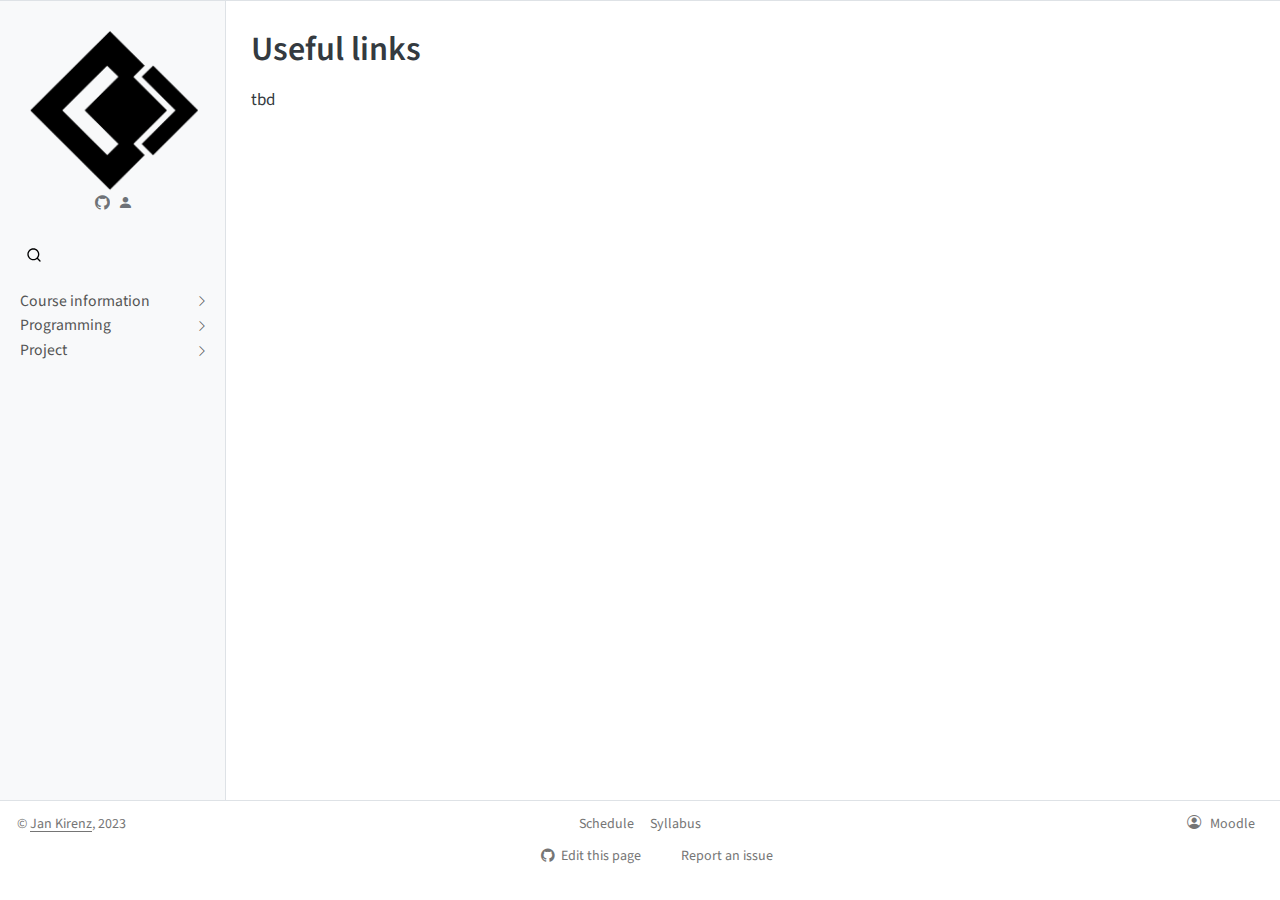
<file: course-links.html>
<!DOCTYPE html>
<html xmlns="http://www.w3.org/1999/xhtml" lang="en" xml:lang="en"><head>

<meta charset="utf-8">
<meta name="generator" content="quarto-1.4.553">

<meta name="viewport" content="width=device-width, initial-scale=1.0, user-scalable=yes">


<title>Title - Useful links</title>
<style>
code{white-space: pre-wrap;}
span.smallcaps{font-variant: small-caps;}
div.columns{display: flex; gap: min(4vw, 1.5em);}
div.column{flex: auto; overflow-x: auto;}
div.hanging-indent{margin-left: 1.5em; text-indent: -1.5em;}
ul.task-list{list-style: none;}
ul.task-list li input[type="checkbox"] {
  width: 0.8em;
  margin: 0 0.8em 0.2em -1em; /* quarto-specific, see https://github.com/quarto-dev/quarto-cli/issues/4556 */ 
  vertical-align: middle;
}
</style>


<script src="site_libs/quarto-nav/quarto-nav.js"></script>
<script src="site_libs/clipboard/clipboard.min.js"></script>
<script src="site_libs/quarto-search/autocomplete.umd.js"></script>
<script src="site_libs/quarto-search/fuse.min.js"></script>
<script src="site_libs/quarto-search/quarto-search.js"></script>
<meta name="quarto:offset" content="./">
<link href=".//images/logo.png" rel="icon" type="image/png">
<script src="site_libs/quarto-html/quarto.js"></script>
<script src="site_libs/quarto-html/popper.min.js"></script>
<script src="site_libs/quarto-html/tippy.umd.min.js"></script>
<script src="site_libs/quarto-html/anchor.min.js"></script>
<link href="site_libs/quarto-html/tippy.css" rel="stylesheet">
<link href="site_libs/quarto-html/quarto-syntax-highlighting.css" rel="stylesheet" id="quarto-text-highlighting-styles">
<script src="site_libs/bootstrap/bootstrap.min.js"></script>
<link href="site_libs/bootstrap/bootstrap-icons.css" rel="stylesheet">
<link href="site_libs/bootstrap/bootstrap.min.css" rel="stylesheet" id="quarto-bootstrap" data-mode="light">
<script id="quarto-search-options" type="application/json">{
  "location": "sidebar",
  "copy-button": false,
  "collapse-after": 3,
  "panel-placement": "start",
  "type": "overlay",
  "limit": 50,
  "keyboard-shortcut": [
    "f",
    "/",
    "s"
  ],
  "language": {
    "search-no-results-text": "No results",
    "search-matching-documents-text": "matching documents",
    "search-copy-link-title": "Copy link to search",
    "search-hide-matches-text": "Hide additional matches",
    "search-more-match-text": "more match in this document",
    "search-more-matches-text": "more matches in this document",
    "search-clear-button-title": "Clear",
    "search-text-placeholder": "",
    "search-detached-cancel-button-title": "Cancel",
    "search-submit-button-title": "Submit",
    "search-label": "Search"
  }
}</script>


<link rel="stylesheet" href="style/styles.css">
<meta property="og:title" content="Title - Useful links">
<meta property="og:description" content="Homepage for xyz at HdM Stuttgart, WS 23/24.">
<meta property="og:image" content="https://myplaceholder.github.io/website//images/logo.png">
<meta property="og:site_name" content="Title">
<meta property="og:image:height" content="660">
<meta property="og:image:width" content="695">
</head>

<body class="nav-sidebar docked">

<div id="quarto-search-results"></div>
  <header id="quarto-header" class="headroom fixed-top">
  <nav class="quarto-secondary-nav">
    <div class="container-fluid d-flex">
      <button type="button" class="quarto-btn-toggle btn" data-bs-toggle="collapse" data-bs-target=".quarto-sidebar-collapse-item" aria-controls="quarto-sidebar" aria-expanded="false" aria-label="Toggle sidebar navigation" onclick="if (window.quartoToggleHeadroom) { window.quartoToggleHeadroom(); }">
        <i class="bi bi-layout-text-sidebar-reverse"></i>
      </button>
        <nav class="quarto-page-breadcrumbs" aria-label="breadcrumb"><ol class="breadcrumb"><li class="breadcrumb-item">Useful links</li></ol></nav>
        <a class="flex-grow-1" role="button" data-bs-toggle="collapse" data-bs-target=".quarto-sidebar-collapse-item" aria-controls="quarto-sidebar" aria-expanded="false" aria-label="Toggle sidebar navigation" onclick="if (window.quartoToggleHeadroom) { window.quartoToggleHeadroom(); }">      
        </a>
      <button type="button" class="btn quarto-search-button" aria-label="" onclick="window.quartoOpenSearch();">
        <i class="bi bi-search"></i>
      </button>
    </div>
  </nav>
</header>
<!-- content -->
<div id="quarto-content" class="quarto-container page-columns page-rows-contents page-layout-article">
<!-- sidebar -->
  <nav id="quarto-sidebar" class="sidebar collapse collapse-horizontal quarto-sidebar-collapse-item sidebar-navigation docked overflow-auto">
    <div class="pt-lg-2 mt-2 text-center sidebar-header">
      <a href="./index.html" class="sidebar-logo-link">
      <img src="./images/logo.png" alt="" class="sidebar-logo py-0 d-lg-inline d-none">
      </a>
      <div class="sidebar-tools-main">
    <a href="https://github.com/myplaceholder" title="GitHub organization" class="quarto-navigation-tool px-1" aria-label="GitHub organization"><i class="bi bi-github"></i></a>
    <a href="https://moodle.hdm-stuttgart.de/login/index.php" title="Moodle" class="quarto-navigation-tool px-1" aria-label="Moodle"><i class="bi bi-person-fill"></i></a>
</div>
      </div>
        <div class="mt-2 flex-shrink-0 align-items-center">
        <div class="sidebar-search">
        <div id="quarto-search" class="" title="Search"></div>
        </div>
        </div>
    <div class="sidebar-menu-container"> 
    <ul class="list-unstyled mt-1">
        <li class="sidebar-item sidebar-item-section">
      <div class="sidebar-item-container"> 
            <a class="sidebar-item-text sidebar-link text-start collapsed" data-bs-toggle="collapse" data-bs-target="#quarto-sidebar-section-1" aria-expanded="false">
 <span class="menu-text">Course information</span></a>
          <a class="sidebar-item-toggle text-start collapsed" data-bs-toggle="collapse" data-bs-target="#quarto-sidebar-section-1" aria-expanded="false" aria-label="Toggle section">
            <i class="bi bi-chevron-right ms-2"></i>
          </a> 
      </div>
      <ul id="quarto-sidebar-section-1" class="collapse list-unstyled sidebar-section depth1 ">  
          <li class="sidebar-item">
  <div class="sidebar-item-container"> 
  <a href="./course-overview.html" class="sidebar-item-text sidebar-link">
 <span class="menu-text">Overview</span></a>
  </div>
</li>
          <li class="sidebar-item">
  <div class="sidebar-item-container"> 
  <a href="./course-syllabus.html" class="sidebar-item-text sidebar-link">
 <span class="menu-text">Syllabus</span></a>
  </div>
</li>
          <li class="sidebar-item">
  <div class="sidebar-item-container"> 
  <a href="./course-support.html" class="sidebar-item-text sidebar-link">
 <span class="menu-text">Support</span></a>
  </div>
</li>
          <li class="sidebar-item">
  <div class="sidebar-item-container"> 
  <a href="./index.html" class="sidebar-item-text sidebar-link">
 <span class="menu-text">Schedule</span></a>
  </div>
</li>
      </ul>
  </li>
        <li class="sidebar-item sidebar-item-section">
      <div class="sidebar-item-container"> 
            <a class="sidebar-item-text sidebar-link text-start collapsed" data-bs-toggle="collapse" data-bs-target="#quarto-sidebar-section-2" aria-expanded="false">
 <span class="menu-text">Programming</span></a>
          <a class="sidebar-item-toggle text-start collapsed" data-bs-toggle="collapse" data-bs-target="#quarto-sidebar-section-2" aria-expanded="false" aria-label="Toggle section">
            <i class="bi bi-chevron-right ms-2"></i>
          </a> 
      </div>
      <ul id="quarto-sidebar-section-2" class="collapse list-unstyled sidebar-section depth1 ">  
          <li class="sidebar-item">
  <div class="sidebar-item-container"> 
  <a href="./programming-requirements.html" class="sidebar-item-text sidebar-link">
 <span class="menu-text">Requirements</span></a>
  </div>
</li>
          <li class="sidebar-item">
  <div class="sidebar-item-container"> 
  <a href="./programming-troubleshooting.html" class="sidebar-item-text sidebar-link">
 <span class="menu-text">Troubleshooting</span></a>
  </div>
</li>
      </ul>
  </li>
        <li class="sidebar-item sidebar-item-section">
      <div class="sidebar-item-container"> 
            <a class="sidebar-item-text sidebar-link text-start collapsed" data-bs-toggle="collapse" data-bs-target="#quarto-sidebar-section-3" aria-expanded="false">
 <span class="menu-text">Project</span></a>
          <a class="sidebar-item-toggle text-start collapsed" data-bs-toggle="collapse" data-bs-target="#quarto-sidebar-section-3" aria-expanded="false" aria-label="Toggle section">
            <i class="bi bi-chevron-right ms-2"></i>
          </a> 
      </div>
      <ul id="quarto-sidebar-section-3" class="collapse list-unstyled sidebar-section depth1 ">  
          <li class="sidebar-item">
  <div class="sidebar-item-container"> 
  <a href="./project-description.html" class="sidebar-item-text sidebar-link">
 <span class="menu-text">Description</span></a>
  </div>
</li>
          <li class="sidebar-item">
  <div class="sidebar-item-container"> 
  <a href="./project-tips-resources.html" class="sidebar-item-text sidebar-link">
 <span class="menu-text">Tips + resources</span></a>
  </div>
</li>
      </ul>
  </li>
    </ul>
    </div>
</nav>
<div id="quarto-sidebar-glass" class="quarto-sidebar-collapse-item" data-bs-toggle="collapse" data-bs-target=".quarto-sidebar-collapse-item"></div>
<!-- margin-sidebar -->
    <div id="quarto-margin-sidebar" class="sidebar margin-sidebar">
        
    </div>
<!-- main -->
<main class="content" id="quarto-document-content">

<header id="title-block-header" class="quarto-title-block default">
<div class="quarto-title">
<h1 class="title">Useful links</h1>
</div>



<div class="quarto-title-meta">

    
  
    
  </div>
  


</header>


<p>tbd</p>



</main> <!-- /main -->
<script id="quarto-html-after-body" type="application/javascript">
window.document.addEventListener("DOMContentLoaded", function (event) {
  const toggleBodyColorMode = (bsSheetEl) => {
    const mode = bsSheetEl.getAttribute("data-mode");
    const bodyEl = window.document.querySelector("body");
    if (mode === "dark") {
      bodyEl.classList.add("quarto-dark");
      bodyEl.classList.remove("quarto-light");
    } else {
      bodyEl.classList.add("quarto-light");
      bodyEl.classList.remove("quarto-dark");
    }
  }
  const toggleBodyColorPrimary = () => {
    const bsSheetEl = window.document.querySelector("link#quarto-bootstrap");
    if (bsSheetEl) {
      toggleBodyColorMode(bsSheetEl);
    }
  }
  toggleBodyColorPrimary();  
  const icon = "";
  const anchorJS = new window.AnchorJS();
  anchorJS.options = {
    placement: 'right',
    icon: icon
  };
  anchorJS.add('.anchored');
  const isCodeAnnotation = (el) => {
    for (const clz of el.classList) {
      if (clz.startsWith('code-annotation-')) {                     
        return true;
      }
    }
    return false;
  }
  const clipboard = new window.ClipboardJS('.code-copy-button', {
    text: function(trigger) {
      const codeEl = trigger.previousElementSibling.cloneNode(true);
      for (const childEl of codeEl.children) {
        if (isCodeAnnotation(childEl)) {
          childEl.remove();
        }
      }
      return codeEl.innerText;
    }
  });
  clipboard.on('success', function(e) {
    // button target
    const button = e.trigger;
    // don't keep focus
    button.blur();
    // flash "checked"
    button.classList.add('code-copy-button-checked');
    var currentTitle = button.getAttribute("title");
    button.setAttribute("title", "Copied!");
    let tooltip;
    if (window.bootstrap) {
      button.setAttribute("data-bs-toggle", "tooltip");
      button.setAttribute("data-bs-placement", "left");
      button.setAttribute("data-bs-title", "Copied!");
      tooltip = new bootstrap.Tooltip(button, 
        { trigger: "manual", 
          customClass: "code-copy-button-tooltip",
          offset: [0, -8]});
      tooltip.show();    
    }
    setTimeout(function() {
      if (tooltip) {
        tooltip.hide();
        button.removeAttribute("data-bs-title");
        button.removeAttribute("data-bs-toggle");
        button.removeAttribute("data-bs-placement");
      }
      button.setAttribute("title", currentTitle);
      button.classList.remove('code-copy-button-checked');
    }, 1000);
    // clear code selection
    e.clearSelection();
  });
    var localhostRegex = new RegExp(/^(?:http|https):\/\/localhost\:?[0-9]*\//);
    var mailtoRegex = new RegExp(/^mailto:/);
      var filterRegex = new RegExp("https:\/\/myplaceholder\.github\.io\/website\/");
    var isInternal = (href) => {
        return filterRegex.test(href) || localhostRegex.test(href) || mailtoRegex.test(href);
    }
    // Inspect non-navigation links and adorn them if external
 	var links = window.document.querySelectorAll('a[href]:not(.nav-link):not(.navbar-brand):not(.toc-action):not(.sidebar-link):not(.sidebar-item-toggle):not(.pagination-link):not(.no-external):not([aria-hidden]):not(.dropdown-item):not(.quarto-navigation-tool)');
    for (var i=0; i<links.length; i++) {
      const link = links[i];
      if (!isInternal(link.href)) {
        // undo the damage that might have been done by quarto-nav.js in the case of
        // links that we want to consider external
        if (link.dataset.originalHref !== undefined) {
          link.href = link.dataset.originalHref;
        }
      }
    }
  function tippyHover(el, contentFn, onTriggerFn, onUntriggerFn) {
    const config = {
      allowHTML: true,
      maxWidth: 500,
      delay: 100,
      arrow: false,
      appendTo: function(el) {
          return el.parentElement;
      },
      interactive: true,
      interactiveBorder: 10,
      theme: 'quarto',
      placement: 'bottom-start',
    };
    if (contentFn) {
      config.content = contentFn;
    }
    if (onTriggerFn) {
      config.onTrigger = onTriggerFn;
    }
    if (onUntriggerFn) {
      config.onUntrigger = onUntriggerFn;
    }
    window.tippy(el, config); 
  }
  const noterefs = window.document.querySelectorAll('a[role="doc-noteref"]');
  for (var i=0; i<noterefs.length; i++) {
    const ref = noterefs[i];
    tippyHover(ref, function() {
      // use id or data attribute instead here
      let href = ref.getAttribute('data-footnote-href') || ref.getAttribute('href');
      try { href = new URL(href).hash; } catch {}
      const id = href.replace(/^#\/?/, "");
      const note = window.document.getElementById(id);
      if (note) {
        return note.innerHTML;
      } else {
        return "";
      }
    });
  }
  const xrefs = window.document.querySelectorAll('a.quarto-xref');
  const processXRef = (id, note) => {
    // Strip column container classes
    const stripColumnClz = (el) => {
      el.classList.remove("page-full", "page-columns");
      if (el.children) {
        for (const child of el.children) {
          stripColumnClz(child);
        }
      }
    }
    stripColumnClz(note)
    if (id === null || id.startsWith('sec-')) {
      // Special case sections, only their first couple elements
      const container = document.createElement("div");
      if (note.children && note.children.length > 2) {
        container.appendChild(note.children[0].cloneNode(true));
        for (let i = 1; i < note.children.length; i++) {
          const child = note.children[i];
          if (child.tagName === "P" && child.innerText === "") {
            continue;
          } else {
            container.appendChild(child.cloneNode(true));
            break;
          }
        }
        if (window.Quarto?.typesetMath) {
          window.Quarto.typesetMath(container);
        }
        return container.innerHTML
      } else {
        if (window.Quarto?.typesetMath) {
          window.Quarto.typesetMath(note);
        }
        return note.innerHTML;
      }
    } else {
      // Remove any anchor links if they are present
      const anchorLink = note.querySelector('a.anchorjs-link');
      if (anchorLink) {
        anchorLink.remove();
      }
      if (window.Quarto?.typesetMath) {
        window.Quarto.typesetMath(note);
      }
      // TODO in 1.5, we should make sure this works without a callout special case
      if (note.classList.contains("callout")) {
        return note.outerHTML;
      } else {
        return note.innerHTML;
      }
    }
  }
  for (var i=0; i<xrefs.length; i++) {
    const xref = xrefs[i];
    tippyHover(xref, undefined, function(instance) {
      instance.disable();
      let url = xref.getAttribute('href');
      let hash = undefined; 
      if (url.startsWith('#')) {
        hash = url;
      } else {
        try { hash = new URL(url).hash; } catch {}
      }
      if (hash) {
        const id = hash.replace(/^#\/?/, "");
        const note = window.document.getElementById(id);
        if (note !== null) {
          try {
            const html = processXRef(id, note.cloneNode(true));
            instance.setContent(html);
          } finally {
            instance.enable();
            instance.show();
          }
        } else {
          // See if we can fetch this
          fetch(url.split('#')[0])
          .then(res => res.text())
          .then(html => {
            const parser = new DOMParser();
            const htmlDoc = parser.parseFromString(html, "text/html");
            const note = htmlDoc.getElementById(id);
            if (note !== null) {
              const html = processXRef(id, note);
              instance.setContent(html);
            } 
          }).finally(() => {
            instance.enable();
            instance.show();
          });
        }
      } else {
        // See if we can fetch a full url (with no hash to target)
        // This is a special case and we should probably do some content thinning / targeting
        fetch(url)
        .then(res => res.text())
        .then(html => {
          const parser = new DOMParser();
          const htmlDoc = parser.parseFromString(html, "text/html");
          const note = htmlDoc.querySelector('main.content');
          if (note !== null) {
            // This should only happen for chapter cross references
            // (since there is no id in the URL)
            // remove the first header
            if (note.children.length > 0 && note.children[0].tagName === "HEADER") {
              note.children[0].remove();
            }
            const html = processXRef(null, note);
            instance.setContent(html);
          } 
        }).finally(() => {
          instance.enable();
          instance.show();
        });
      }
    }, function(instance) {
    });
  }
      let selectedAnnoteEl;
      const selectorForAnnotation = ( cell, annotation) => {
        let cellAttr = 'data-code-cell="' + cell + '"';
        let lineAttr = 'data-code-annotation="' +  annotation + '"';
        const selector = 'span[' + cellAttr + '][' + lineAttr + ']';
        return selector;
      }
      const selectCodeLines = (annoteEl) => {
        const doc = window.document;
        const targetCell = annoteEl.getAttribute("data-target-cell");
        const targetAnnotation = annoteEl.getAttribute("data-target-annotation");
        const annoteSpan = window.document.querySelector(selectorForAnnotation(targetCell, targetAnnotation));
        const lines = annoteSpan.getAttribute("data-code-lines").split(",");
        const lineIds = lines.map((line) => {
          return targetCell + "-" + line;
        })
        let top = null;
        let height = null;
        let parent = null;
        if (lineIds.length > 0) {
            //compute the position of the single el (top and bottom and make a div)
            const el = window.document.getElementById(lineIds[0]);
            top = el.offsetTop;
            height = el.offsetHeight;
            parent = el.parentElement.parentElement;
          if (lineIds.length > 1) {
            const lastEl = window.document.getElementById(lineIds[lineIds.length - 1]);
            const bottom = lastEl.offsetTop + lastEl.offsetHeight;
            height = bottom - top;
          }
          if (top !== null && height !== null && parent !== null) {
            // cook up a div (if necessary) and position it 
            let div = window.document.getElementById("code-annotation-line-highlight");
            if (div === null) {
              div = window.document.createElement("div");
              div.setAttribute("id", "code-annotation-line-highlight");
              div.style.position = 'absolute';
              parent.appendChild(div);
            }
            div.style.top = top - 2 + "px";
            div.style.height = height + 4 + "px";
            div.style.left = 0;
            let gutterDiv = window.document.getElementById("code-annotation-line-highlight-gutter");
            if (gutterDiv === null) {
              gutterDiv = window.document.createElement("div");
              gutterDiv.setAttribute("id", "code-annotation-line-highlight-gutter");
              gutterDiv.style.position = 'absolute';
              const codeCell = window.document.getElementById(targetCell);
              const gutter = codeCell.querySelector('.code-annotation-gutter');
              gutter.appendChild(gutterDiv);
            }
            gutterDiv.style.top = top - 2 + "px";
            gutterDiv.style.height = height + 4 + "px";
          }
          selectedAnnoteEl = annoteEl;
        }
      };
      const unselectCodeLines = () => {
        const elementsIds = ["code-annotation-line-highlight", "code-annotation-line-highlight-gutter"];
        elementsIds.forEach((elId) => {
          const div = window.document.getElementById(elId);
          if (div) {
            div.remove();
          }
        });
        selectedAnnoteEl = undefined;
      };
        // Handle positioning of the toggle
    window.addEventListener(
      "resize",
      throttle(() => {
        elRect = undefined;
        if (selectedAnnoteEl) {
          selectCodeLines(selectedAnnoteEl);
        }
      }, 10)
    );
    function throttle(fn, ms) {
    let throttle = false;
    let timer;
      return (...args) => {
        if(!throttle) { // first call gets through
            fn.apply(this, args);
            throttle = true;
        } else { // all the others get throttled
            if(timer) clearTimeout(timer); // cancel #2
            timer = setTimeout(() => {
              fn.apply(this, args);
              timer = throttle = false;
            }, ms);
        }
      };
    }
      // Attach click handler to the DT
      const annoteDls = window.document.querySelectorAll('dt[data-target-cell]');
      for (const annoteDlNode of annoteDls) {
        annoteDlNode.addEventListener('click', (event) => {
          const clickedEl = event.target;
          if (clickedEl !== selectedAnnoteEl) {
            unselectCodeLines();
            const activeEl = window.document.querySelector('dt[data-target-cell].code-annotation-active');
            if (activeEl) {
              activeEl.classList.remove('code-annotation-active');
            }
            selectCodeLines(clickedEl);
            clickedEl.classList.add('code-annotation-active');
          } else {
            // Unselect the line
            unselectCodeLines();
            clickedEl.classList.remove('code-annotation-active');
          }
        });
      }
  const findCites = (el) => {
    const parentEl = el.parentElement;
    if (parentEl) {
      const cites = parentEl.dataset.cites;
      if (cites) {
        return {
          el,
          cites: cites.split(' ')
        };
      } else {
        return findCites(el.parentElement)
      }
    } else {
      return undefined;
    }
  };
  var bibliorefs = window.document.querySelectorAll('a[role="doc-biblioref"]');
  for (var i=0; i<bibliorefs.length; i++) {
    const ref = bibliorefs[i];
    const citeInfo = findCites(ref);
    if (citeInfo) {
      tippyHover(citeInfo.el, function() {
        var popup = window.document.createElement('div');
        citeInfo.cites.forEach(function(cite) {
          var citeDiv = window.document.createElement('div');
          citeDiv.classList.add('hanging-indent');
          citeDiv.classList.add('csl-entry');
          var biblioDiv = window.document.getElementById('ref-' + cite);
          if (biblioDiv) {
            citeDiv.innerHTML = biblioDiv.innerHTML;
          }
          popup.appendChild(citeDiv);
        });
        return popup.innerHTML;
      });
    }
  }
});
</script>
</div> <!-- /content -->
<footer class="footer">
  <div class="nav-footer">
    <div class="nav-footer-left">
<p>© <a href="https://www.kirenz.com/">Jan Kirenz</a>, 2023</p>
</div>   
    <div class="nav-footer-center">
      <ul class="footer-items list-unstyled">
    <li class="nav-item">
    <a class="nav-link active" href="./index.html" aria-current="page">
<p>Schedule</p>
</a>
  </li>  
    <li class="nav-item">
    <a class="nav-link" href="./course-syllabus.html">
<p>Syllabus</p>
</a>
  </li>  
</ul>
    <div class="toc-actions"><ul><li><a href="https://github.com/myplaceholder/website/edit/main/course-links.qmd" class="toc-action"><i class="bi bi-github"></i>Edit this page</a></li><li><a href="https://github.com/myplaceholder/website/issues/new" class="toc-action"><i class="bi empty"></i>Report an issue</a></li></ul></div></div>
    <div class="nav-footer-right">
      <ul class="footer-items list-unstyled">
    <li class="nav-item compact">
      <i class="bi bi-person-circle" role="img">
</i> 
  </li>  
    <li class="nav-item">
    <a class="nav-link" href="https://moodle.hdm-stuttgart.de/login/index.php">
<p>Moodle</p>
</a>
  </li>  
</ul>
    </div>
  </div>
</footer>




</body></html>
</file>
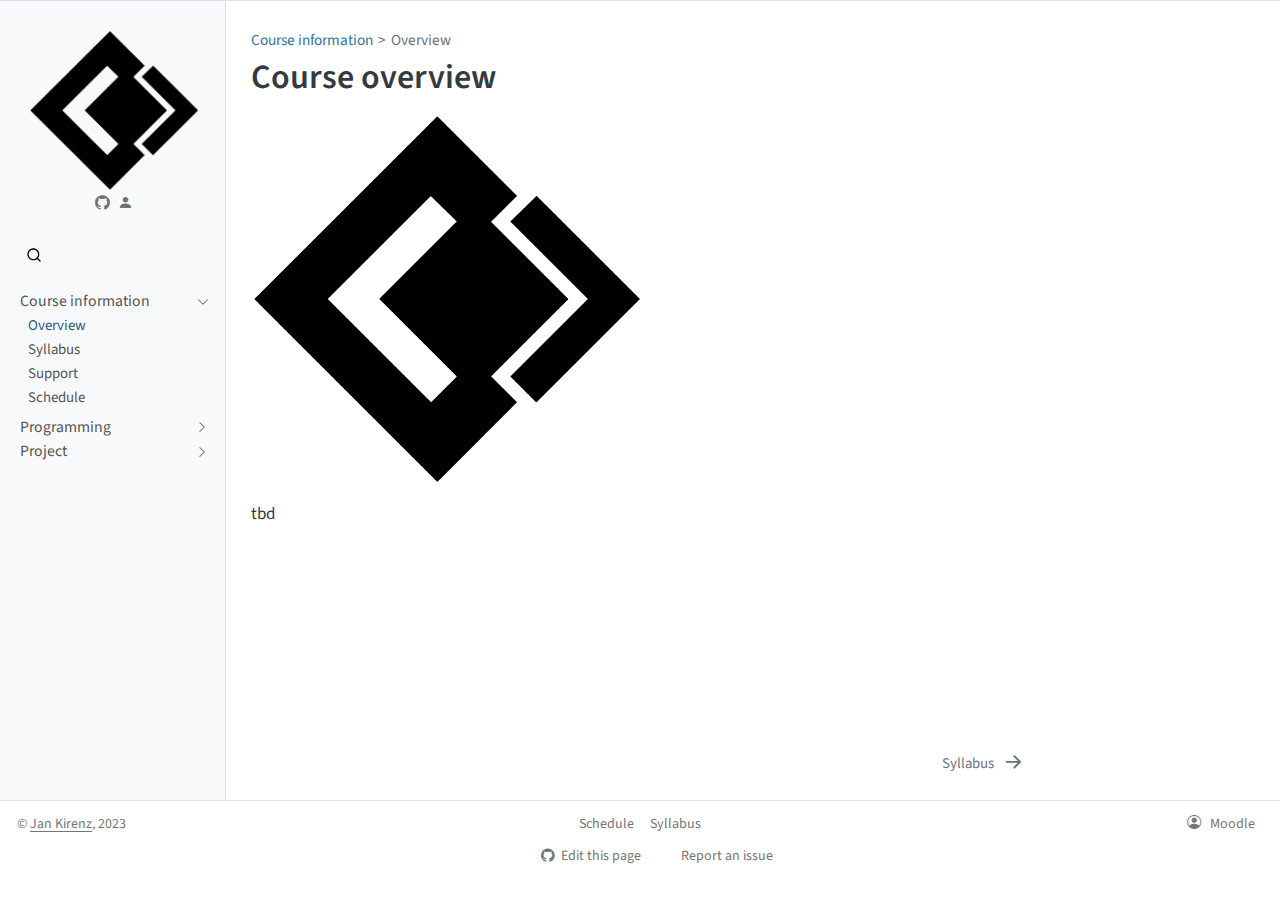
<file: course-overview.html>
<!DOCTYPE html>
<html xmlns="http://www.w3.org/1999/xhtml" lang="en" xml:lang="en"><head>

<meta charset="utf-8">
<meta name="generator" content="quarto-1.4.553">

<meta name="viewport" content="width=device-width, initial-scale=1.0, user-scalable=yes">


<title>Title - Course overview</title>
<style>
code{white-space: pre-wrap;}
span.smallcaps{font-variant: small-caps;}
div.columns{display: flex; gap: min(4vw, 1.5em);}
div.column{flex: auto; overflow-x: auto;}
div.hanging-indent{margin-left: 1.5em; text-indent: -1.5em;}
ul.task-list{list-style: none;}
ul.task-list li input[type="checkbox"] {
  width: 0.8em;
  margin: 0 0.8em 0.2em -1em; /* quarto-specific, see https://github.com/quarto-dev/quarto-cli/issues/4556 */ 
  vertical-align: middle;
}
</style>


<script src="site_libs/quarto-nav/quarto-nav.js"></script>
<script src="site_libs/clipboard/clipboard.min.js"></script>
<script src="site_libs/quarto-search/autocomplete.umd.js"></script>
<script src="site_libs/quarto-search/fuse.min.js"></script>
<script src="site_libs/quarto-search/quarto-search.js"></script>
<meta name="quarto:offset" content="./">
<link href="./course-syllabus.html" rel="next">
<link href=".//images/logo.png" rel="icon" type="image/png">
<script src="site_libs/quarto-html/quarto.js"></script>
<script src="site_libs/quarto-html/popper.min.js"></script>
<script src="site_libs/quarto-html/tippy.umd.min.js"></script>
<script src="site_libs/quarto-html/anchor.min.js"></script>
<link href="site_libs/quarto-html/tippy.css" rel="stylesheet">
<link href="site_libs/quarto-html/quarto-syntax-highlighting.css" rel="stylesheet" id="quarto-text-highlighting-styles">
<script src="site_libs/bootstrap/bootstrap.min.js"></script>
<link href="site_libs/bootstrap/bootstrap-icons.css" rel="stylesheet">
<link href="site_libs/bootstrap/bootstrap.min.css" rel="stylesheet" id="quarto-bootstrap" data-mode="light">
<script id="quarto-search-options" type="application/json">{
  "location": "sidebar",
  "copy-button": false,
  "collapse-after": 3,
  "panel-placement": "start",
  "type": "overlay",
  "limit": 50,
  "keyboard-shortcut": [
    "f",
    "/",
    "s"
  ],
  "language": {
    "search-no-results-text": "No results",
    "search-matching-documents-text": "matching documents",
    "search-copy-link-title": "Copy link to search",
    "search-hide-matches-text": "Hide additional matches",
    "search-more-match-text": "more match in this document",
    "search-more-matches-text": "more matches in this document",
    "search-clear-button-title": "Clear",
    "search-text-placeholder": "",
    "search-detached-cancel-button-title": "Cancel",
    "search-submit-button-title": "Submit",
    "search-label": "Search"
  }
}</script>


<link rel="stylesheet" href="style/styles.css">
<meta property="og:title" content="Title - Course overview">
<meta property="og:description" content="Homepage for xyz at HdM Stuttgart, WS 23/24.">
<meta property="og:image" content="https://myplaceholder.github.io/website//images/logo.png">
<meta property="og:site_name" content="Title">
<meta property="og:image:height" content="660">
<meta property="og:image:width" content="695">
</head>

<body class="nav-sidebar docked">

<div id="quarto-search-results"></div>
  <header id="quarto-header" class="headroom fixed-top">
  <nav class="quarto-secondary-nav">
    <div class="container-fluid d-flex">
      <button type="button" class="quarto-btn-toggle btn" data-bs-toggle="collapse" data-bs-target=".quarto-sidebar-collapse-item" aria-controls="quarto-sidebar" aria-expanded="false" aria-label="Toggle sidebar navigation" onclick="if (window.quartoToggleHeadroom) { window.quartoToggleHeadroom(); }">
        <i class="bi bi-layout-text-sidebar-reverse"></i>
      </button>
        <nav class="quarto-page-breadcrumbs" aria-label="breadcrumb"><ol class="breadcrumb"><li class="breadcrumb-item"><a href="./course-overview.html">Course information</a></li><li class="breadcrumb-item"><a href="./course-overview.html">Overview</a></li></ol></nav>
        <a class="flex-grow-1" role="button" data-bs-toggle="collapse" data-bs-target=".quarto-sidebar-collapse-item" aria-controls="quarto-sidebar" aria-expanded="false" aria-label="Toggle sidebar navigation" onclick="if (window.quartoToggleHeadroom) { window.quartoToggleHeadroom(); }">      
        </a>
      <button type="button" class="btn quarto-search-button" aria-label="" onclick="window.quartoOpenSearch();">
        <i class="bi bi-search"></i>
      </button>
    </div>
  </nav>
</header>
<!-- content -->
<div id="quarto-content" class="quarto-container page-columns page-rows-contents page-layout-article">
<!-- sidebar -->
  <nav id="quarto-sidebar" class="sidebar collapse collapse-horizontal quarto-sidebar-collapse-item sidebar-navigation docked overflow-auto">
    <div class="pt-lg-2 mt-2 text-center sidebar-header">
      <a href="./index.html" class="sidebar-logo-link">
      <img src="./images/logo.png" alt="" class="sidebar-logo py-0 d-lg-inline d-none">
      </a>
      <div class="sidebar-tools-main">
    <a href="https://github.com/myplaceholder" title="GitHub organization" class="quarto-navigation-tool px-1" aria-label="GitHub organization"><i class="bi bi-github"></i></a>
    <a href="https://moodle.hdm-stuttgart.de/login/index.php" title="Moodle" class="quarto-navigation-tool px-1" aria-label="Moodle"><i class="bi bi-person-fill"></i></a>
</div>
      </div>
        <div class="mt-2 flex-shrink-0 align-items-center">
        <div class="sidebar-search">
        <div id="quarto-search" class="" title="Search"></div>
        </div>
        </div>
    <div class="sidebar-menu-container"> 
    <ul class="list-unstyled mt-1">
        <li class="sidebar-item sidebar-item-section">
      <div class="sidebar-item-container"> 
            <a class="sidebar-item-text sidebar-link text-start" data-bs-toggle="collapse" data-bs-target="#quarto-sidebar-section-1" aria-expanded="true">
 <span class="menu-text">Course information</span></a>
          <a class="sidebar-item-toggle text-start" data-bs-toggle="collapse" data-bs-target="#quarto-sidebar-section-1" aria-expanded="true" aria-label="Toggle section">
            <i class="bi bi-chevron-right ms-2"></i>
          </a> 
      </div>
      <ul id="quarto-sidebar-section-1" class="collapse list-unstyled sidebar-section depth1 show">  
          <li class="sidebar-item">
  <div class="sidebar-item-container"> 
  <a href="./course-overview.html" class="sidebar-item-text sidebar-link active">
 <span class="menu-text">Overview</span></a>
  </div>
</li>
          <li class="sidebar-item">
  <div class="sidebar-item-container"> 
  <a href="./course-syllabus.html" class="sidebar-item-text sidebar-link">
 <span class="menu-text">Syllabus</span></a>
  </div>
</li>
          <li class="sidebar-item">
  <div class="sidebar-item-container"> 
  <a href="./course-support.html" class="sidebar-item-text sidebar-link">
 <span class="menu-text">Support</span></a>
  </div>
</li>
          <li class="sidebar-item">
  <div class="sidebar-item-container"> 
  <a href="./index.html" class="sidebar-item-text sidebar-link">
 <span class="menu-text">Schedule</span></a>
  </div>
</li>
      </ul>
  </li>
        <li class="sidebar-item sidebar-item-section">
      <div class="sidebar-item-container"> 
            <a class="sidebar-item-text sidebar-link text-start collapsed" data-bs-toggle="collapse" data-bs-target="#quarto-sidebar-section-2" aria-expanded="false">
 <span class="menu-text">Programming</span></a>
          <a class="sidebar-item-toggle text-start collapsed" data-bs-toggle="collapse" data-bs-target="#quarto-sidebar-section-2" aria-expanded="false" aria-label="Toggle section">
            <i class="bi bi-chevron-right ms-2"></i>
          </a> 
      </div>
      <ul id="quarto-sidebar-section-2" class="collapse list-unstyled sidebar-section depth1 ">  
          <li class="sidebar-item">
  <div class="sidebar-item-container"> 
  <a href="./programming-requirements.html" class="sidebar-item-text sidebar-link">
 <span class="menu-text">Requirements</span></a>
  </div>
</li>
          <li class="sidebar-item">
  <div class="sidebar-item-container"> 
  <a href="./programming-troubleshooting.html" class="sidebar-item-text sidebar-link">
 <span class="menu-text">Troubleshooting</span></a>
  </div>
</li>
      </ul>
  </li>
        <li class="sidebar-item sidebar-item-section">
      <div class="sidebar-item-container"> 
            <a class="sidebar-item-text sidebar-link text-start collapsed" data-bs-toggle="collapse" data-bs-target="#quarto-sidebar-section-3" aria-expanded="false">
 <span class="menu-text">Project</span></a>
          <a class="sidebar-item-toggle text-start collapsed" data-bs-toggle="collapse" data-bs-target="#quarto-sidebar-section-3" aria-expanded="false" aria-label="Toggle section">
            <i class="bi bi-chevron-right ms-2"></i>
          </a> 
      </div>
      <ul id="quarto-sidebar-section-3" class="collapse list-unstyled sidebar-section depth1 ">  
          <li class="sidebar-item">
  <div class="sidebar-item-container"> 
  <a href="./project-description.html" class="sidebar-item-text sidebar-link">
 <span class="menu-text">Description</span></a>
  </div>
</li>
          <li class="sidebar-item">
  <div class="sidebar-item-container"> 
  <a href="./project-tips-resources.html" class="sidebar-item-text sidebar-link">
 <span class="menu-text">Tips + resources</span></a>
  </div>
</li>
      </ul>
  </li>
    </ul>
    </div>
</nav>
<div id="quarto-sidebar-glass" class="quarto-sidebar-collapse-item" data-bs-toggle="collapse" data-bs-target=".quarto-sidebar-collapse-item"></div>
<!-- margin-sidebar -->
    <div id="quarto-margin-sidebar" class="sidebar margin-sidebar">
        
    </div>
<!-- main -->
<main class="content" id="quarto-document-content">

<header id="title-block-header" class="quarto-title-block default"><nav class="quarto-page-breadcrumbs quarto-title-breadcrumbs d-none d-lg-block" aria-label="breadcrumb"><ol class="breadcrumb"><li class="breadcrumb-item"><a href="./course-overview.html">Course information</a></li><li class="breadcrumb-item"><a href="./course-overview.html">Overview</a></li></ol></nav>
<div class="quarto-title">
<h1 class="title">Course overview</h1>
</div>



<div class="quarto-title-meta">

    
  
    
  </div>
  


</header>


<p><img src="./images/logo.png" class="img-fluid" style="width:50.0%"></p>
<p>tbd</p>



</main> <!-- /main -->
<script id="quarto-html-after-body" type="application/javascript">
window.document.addEventListener("DOMContentLoaded", function (event) {
  const toggleBodyColorMode = (bsSheetEl) => {
    const mode = bsSheetEl.getAttribute("data-mode");
    const bodyEl = window.document.querySelector("body");
    if (mode === "dark") {
      bodyEl.classList.add("quarto-dark");
      bodyEl.classList.remove("quarto-light");
    } else {
      bodyEl.classList.add("quarto-light");
      bodyEl.classList.remove("quarto-dark");
    }
  }
  const toggleBodyColorPrimary = () => {
    const bsSheetEl = window.document.querySelector("link#quarto-bootstrap");
    if (bsSheetEl) {
      toggleBodyColorMode(bsSheetEl);
    }
  }
  toggleBodyColorPrimary();  
  const icon = "";
  const anchorJS = new window.AnchorJS();
  anchorJS.options = {
    placement: 'right',
    icon: icon
  };
  anchorJS.add('.anchored');
  const isCodeAnnotation = (el) => {
    for (const clz of el.classList) {
      if (clz.startsWith('code-annotation-')) {                     
        return true;
      }
    }
    return false;
  }
  const clipboard = new window.ClipboardJS('.code-copy-button', {
    text: function(trigger) {
      const codeEl = trigger.previousElementSibling.cloneNode(true);
      for (const childEl of codeEl.children) {
        if (isCodeAnnotation(childEl)) {
          childEl.remove();
        }
      }
      return codeEl.innerText;
    }
  });
  clipboard.on('success', function(e) {
    // button target
    const button = e.trigger;
    // don't keep focus
    button.blur();
    // flash "checked"
    button.classList.add('code-copy-button-checked');
    var currentTitle = button.getAttribute("title");
    button.setAttribute("title", "Copied!");
    let tooltip;
    if (window.bootstrap) {
      button.setAttribute("data-bs-toggle", "tooltip");
      button.setAttribute("data-bs-placement", "left");
      button.setAttribute("data-bs-title", "Copied!");
      tooltip = new bootstrap.Tooltip(button, 
        { trigger: "manual", 
          customClass: "code-copy-button-tooltip",
          offset: [0, -8]});
      tooltip.show();    
    }
    setTimeout(function() {
      if (tooltip) {
        tooltip.hide();
        button.removeAttribute("data-bs-title");
        button.removeAttribute("data-bs-toggle");
        button.removeAttribute("data-bs-placement");
      }
      button.setAttribute("title", currentTitle);
      button.classList.remove('code-copy-button-checked');
    }, 1000);
    // clear code selection
    e.clearSelection();
  });
    var localhostRegex = new RegExp(/^(?:http|https):\/\/localhost\:?[0-9]*\//);
    var mailtoRegex = new RegExp(/^mailto:/);
      var filterRegex = new RegExp("https:\/\/myplaceholder\.github\.io\/website\/");
    var isInternal = (href) => {
        return filterRegex.test(href) || localhostRegex.test(href) || mailtoRegex.test(href);
    }
    // Inspect non-navigation links and adorn them if external
 	var links = window.document.querySelectorAll('a[href]:not(.nav-link):not(.navbar-brand):not(.toc-action):not(.sidebar-link):not(.sidebar-item-toggle):not(.pagination-link):not(.no-external):not([aria-hidden]):not(.dropdown-item):not(.quarto-navigation-tool)');
    for (var i=0; i<links.length; i++) {
      const link = links[i];
      if (!isInternal(link.href)) {
        // undo the damage that might have been done by quarto-nav.js in the case of
        // links that we want to consider external
        if (link.dataset.originalHref !== undefined) {
          link.href = link.dataset.originalHref;
        }
      }
    }
  function tippyHover(el, contentFn, onTriggerFn, onUntriggerFn) {
    const config = {
      allowHTML: true,
      maxWidth: 500,
      delay: 100,
      arrow: false,
      appendTo: function(el) {
          return el.parentElement;
      },
      interactive: true,
      interactiveBorder: 10,
      theme: 'quarto',
      placement: 'bottom-start',
    };
    if (contentFn) {
      config.content = contentFn;
    }
    if (onTriggerFn) {
      config.onTrigger = onTriggerFn;
    }
    if (onUntriggerFn) {
      config.onUntrigger = onUntriggerFn;
    }
    window.tippy(el, config); 
  }
  const noterefs = window.document.querySelectorAll('a[role="doc-noteref"]');
  for (var i=0; i<noterefs.length; i++) {
    const ref = noterefs[i];
    tippyHover(ref, function() {
      // use id or data attribute instead here
      let href = ref.getAttribute('data-footnote-href') || ref.getAttribute('href');
      try { href = new URL(href).hash; } catch {}
      const id = href.replace(/^#\/?/, "");
      const note = window.document.getElementById(id);
      if (note) {
        return note.innerHTML;
      } else {
        return "";
      }
    });
  }
  const xrefs = window.document.querySelectorAll('a.quarto-xref');
  const processXRef = (id, note) => {
    // Strip column container classes
    const stripColumnClz = (el) => {
      el.classList.remove("page-full", "page-columns");
      if (el.children) {
        for (const child of el.children) {
          stripColumnClz(child);
        }
      }
    }
    stripColumnClz(note)
    if (id === null || id.startsWith('sec-')) {
      // Special case sections, only their first couple elements
      const container = document.createElement("div");
      if (note.children && note.children.length > 2) {
        container.appendChild(note.children[0].cloneNode(true));
        for (let i = 1; i < note.children.length; i++) {
          const child = note.children[i];
          if (child.tagName === "P" && child.innerText === "") {
            continue;
          } else {
            container.appendChild(child.cloneNode(true));
            break;
          }
        }
        if (window.Quarto?.typesetMath) {
          window.Quarto.typesetMath(container);
        }
        return container.innerHTML
      } else {
        if (window.Quarto?.typesetMath) {
          window.Quarto.typesetMath(note);
        }
        return note.innerHTML;
      }
    } else {
      // Remove any anchor links if they are present
      const anchorLink = note.querySelector('a.anchorjs-link');
      if (anchorLink) {
        anchorLink.remove();
      }
      if (window.Quarto?.typesetMath) {
        window.Quarto.typesetMath(note);
      }
      // TODO in 1.5, we should make sure this works without a callout special case
      if (note.classList.contains("callout")) {
        return note.outerHTML;
      } else {
        return note.innerHTML;
      }
    }
  }
  for (var i=0; i<xrefs.length; i++) {
    const xref = xrefs[i];
    tippyHover(xref, undefined, function(instance) {
      instance.disable();
      let url = xref.getAttribute('href');
      let hash = undefined; 
      if (url.startsWith('#')) {
        hash = url;
      } else {
        try { hash = new URL(url).hash; } catch {}
      }
      if (hash) {
        const id = hash.replace(/^#\/?/, "");
        const note = window.document.getElementById(id);
        if (note !== null) {
          try {
            const html = processXRef(id, note.cloneNode(true));
            instance.setContent(html);
          } finally {
            instance.enable();
            instance.show();
          }
        } else {
          // See if we can fetch this
          fetch(url.split('#')[0])
          .then(res => res.text())
          .then(html => {
            const parser = new DOMParser();
            const htmlDoc = parser.parseFromString(html, "text/html");
            const note = htmlDoc.getElementById(id);
            if (note !== null) {
              const html = processXRef(id, note);
              instance.setContent(html);
            } 
          }).finally(() => {
            instance.enable();
            instance.show();
          });
        }
      } else {
        // See if we can fetch a full url (with no hash to target)
        // This is a special case and we should probably do some content thinning / targeting
        fetch(url)
        .then(res => res.text())
        .then(html => {
          const parser = new DOMParser();
          const htmlDoc = parser.parseFromString(html, "text/html");
          const note = htmlDoc.querySelector('main.content');
          if (note !== null) {
            // This should only happen for chapter cross references
            // (since there is no id in the URL)
            // remove the first header
            if (note.children.length > 0 && note.children[0].tagName === "HEADER") {
              note.children[0].remove();
            }
            const html = processXRef(null, note);
            instance.setContent(html);
          } 
        }).finally(() => {
          instance.enable();
          instance.show();
        });
      }
    }, function(instance) {
    });
  }
      let selectedAnnoteEl;
      const selectorForAnnotation = ( cell, annotation) => {
        let cellAttr = 'data-code-cell="' + cell + '"';
        let lineAttr = 'data-code-annotation="' +  annotation + '"';
        const selector = 'span[' + cellAttr + '][' + lineAttr + ']';
        return selector;
      }
      const selectCodeLines = (annoteEl) => {
        const doc = window.document;
        const targetCell = annoteEl.getAttribute("data-target-cell");
        const targetAnnotation = annoteEl.getAttribute("data-target-annotation");
        const annoteSpan = window.document.querySelector(selectorForAnnotation(targetCell, targetAnnotation));
        const lines = annoteSpan.getAttribute("data-code-lines").split(",");
        const lineIds = lines.map((line) => {
          return targetCell + "-" + line;
        })
        let top = null;
        let height = null;
        let parent = null;
        if (lineIds.length > 0) {
            //compute the position of the single el (top and bottom and make a div)
            const el = window.document.getElementById(lineIds[0]);
            top = el.offsetTop;
            height = el.offsetHeight;
            parent = el.parentElement.parentElement;
          if (lineIds.length > 1) {
            const lastEl = window.document.getElementById(lineIds[lineIds.length - 1]);
            const bottom = lastEl.offsetTop + lastEl.offsetHeight;
            height = bottom - top;
          }
          if (top !== null && height !== null && parent !== null) {
            // cook up a div (if necessary) and position it 
            let div = window.document.getElementById("code-annotation-line-highlight");
            if (div === null) {
              div = window.document.createElement("div");
              div.setAttribute("id", "code-annotation-line-highlight");
              div.style.position = 'absolute';
              parent.appendChild(div);
            }
            div.style.top = top - 2 + "px";
            div.style.height = height + 4 + "px";
            div.style.left = 0;
            let gutterDiv = window.document.getElementById("code-annotation-line-highlight-gutter");
            if (gutterDiv === null) {
              gutterDiv = window.document.createElement("div");
              gutterDiv.setAttribute("id", "code-annotation-line-highlight-gutter");
              gutterDiv.style.position = 'absolute';
              const codeCell = window.document.getElementById(targetCell);
              const gutter = codeCell.querySelector('.code-annotation-gutter');
              gutter.appendChild(gutterDiv);
            }
            gutterDiv.style.top = top - 2 + "px";
            gutterDiv.style.height = height + 4 + "px";
          }
          selectedAnnoteEl = annoteEl;
        }
      };
      const unselectCodeLines = () => {
        const elementsIds = ["code-annotation-line-highlight", "code-annotation-line-highlight-gutter"];
        elementsIds.forEach((elId) => {
          const div = window.document.getElementById(elId);
          if (div) {
            div.remove();
          }
        });
        selectedAnnoteEl = undefined;
      };
        // Handle positioning of the toggle
    window.addEventListener(
      "resize",
      throttle(() => {
        elRect = undefined;
        if (selectedAnnoteEl) {
          selectCodeLines(selectedAnnoteEl);
        }
      }, 10)
    );
    function throttle(fn, ms) {
    let throttle = false;
    let timer;
      return (...args) => {
        if(!throttle) { // first call gets through
            fn.apply(this, args);
            throttle = true;
        } else { // all the others get throttled
            if(timer) clearTimeout(timer); // cancel #2
            timer = setTimeout(() => {
              fn.apply(this, args);
              timer = throttle = false;
            }, ms);
        }
      };
    }
      // Attach click handler to the DT
      const annoteDls = window.document.querySelectorAll('dt[data-target-cell]');
      for (const annoteDlNode of annoteDls) {
        annoteDlNode.addEventListener('click', (event) => {
          const clickedEl = event.target;
          if (clickedEl !== selectedAnnoteEl) {
            unselectCodeLines();
            const activeEl = window.document.querySelector('dt[data-target-cell].code-annotation-active');
            if (activeEl) {
              activeEl.classList.remove('code-annotation-active');
            }
            selectCodeLines(clickedEl);
            clickedEl.classList.add('code-annotation-active');
          } else {
            // Unselect the line
            unselectCodeLines();
            clickedEl.classList.remove('code-annotation-active');
          }
        });
      }
  const findCites = (el) => {
    const parentEl = el.parentElement;
    if (parentEl) {
      const cites = parentEl.dataset.cites;
      if (cites) {
        return {
          el,
          cites: cites.split(' ')
        };
      } else {
        return findCites(el.parentElement)
      }
    } else {
      return undefined;
    }
  };
  var bibliorefs = window.document.querySelectorAll('a[role="doc-biblioref"]');
  for (var i=0; i<bibliorefs.length; i++) {
    const ref = bibliorefs[i];
    const citeInfo = findCites(ref);
    if (citeInfo) {
      tippyHover(citeInfo.el, function() {
        var popup = window.document.createElement('div');
        citeInfo.cites.forEach(function(cite) {
          var citeDiv = window.document.createElement('div');
          citeDiv.classList.add('hanging-indent');
          citeDiv.classList.add('csl-entry');
          var biblioDiv = window.document.getElementById('ref-' + cite);
          if (biblioDiv) {
            citeDiv.innerHTML = biblioDiv.innerHTML;
          }
          popup.appendChild(citeDiv);
        });
        return popup.innerHTML;
      });
    }
  }
});
</script>
<nav class="page-navigation">
  <div class="nav-page nav-page-previous">
  </div>
  <div class="nav-page nav-page-next">
      <a href="./course-syllabus.html" class="pagination-link" aria-label="Syllabus">
        <span class="nav-page-text">Syllabus</span> <i class="bi bi-arrow-right-short"></i>
      </a>
  </div>
</nav>
</div> <!-- /content -->
<footer class="footer">
  <div class="nav-footer">
    <div class="nav-footer-left">
<p>© <a href="https://www.kirenz.com/">Jan Kirenz</a>, 2023</p>
</div>   
    <div class="nav-footer-center">
      <ul class="footer-items list-unstyled">
    <li class="nav-item">
    <a class="nav-link active" href="./index.html" aria-current="page">
<p>Schedule</p>
</a>
  </li>  
    <li class="nav-item">
    <a class="nav-link" href="./course-syllabus.html">
<p>Syllabus</p>
</a>
  </li>  
</ul>
    <div class="toc-actions"><ul><li><a href="https://github.com/myplaceholder/website/edit/main/course-overview.qmd" class="toc-action"><i class="bi bi-github"></i>Edit this page</a></li><li><a href="https://github.com/myplaceholder/website/issues/new" class="toc-action"><i class="bi empty"></i>Report an issue</a></li></ul></div></div>
    <div class="nav-footer-right">
      <ul class="footer-items list-unstyled">
    <li class="nav-item compact">
      <i class="bi bi-person-circle" role="img">
</i> 
  </li>  
    <li class="nav-item">
    <a class="nav-link" href="https://moodle.hdm-stuttgart.de/login/index.php">
<p>Moodle</p>
</a>
  </li>  
</ul>
    </div>
  </div>
</footer>




</body></html>
</file>
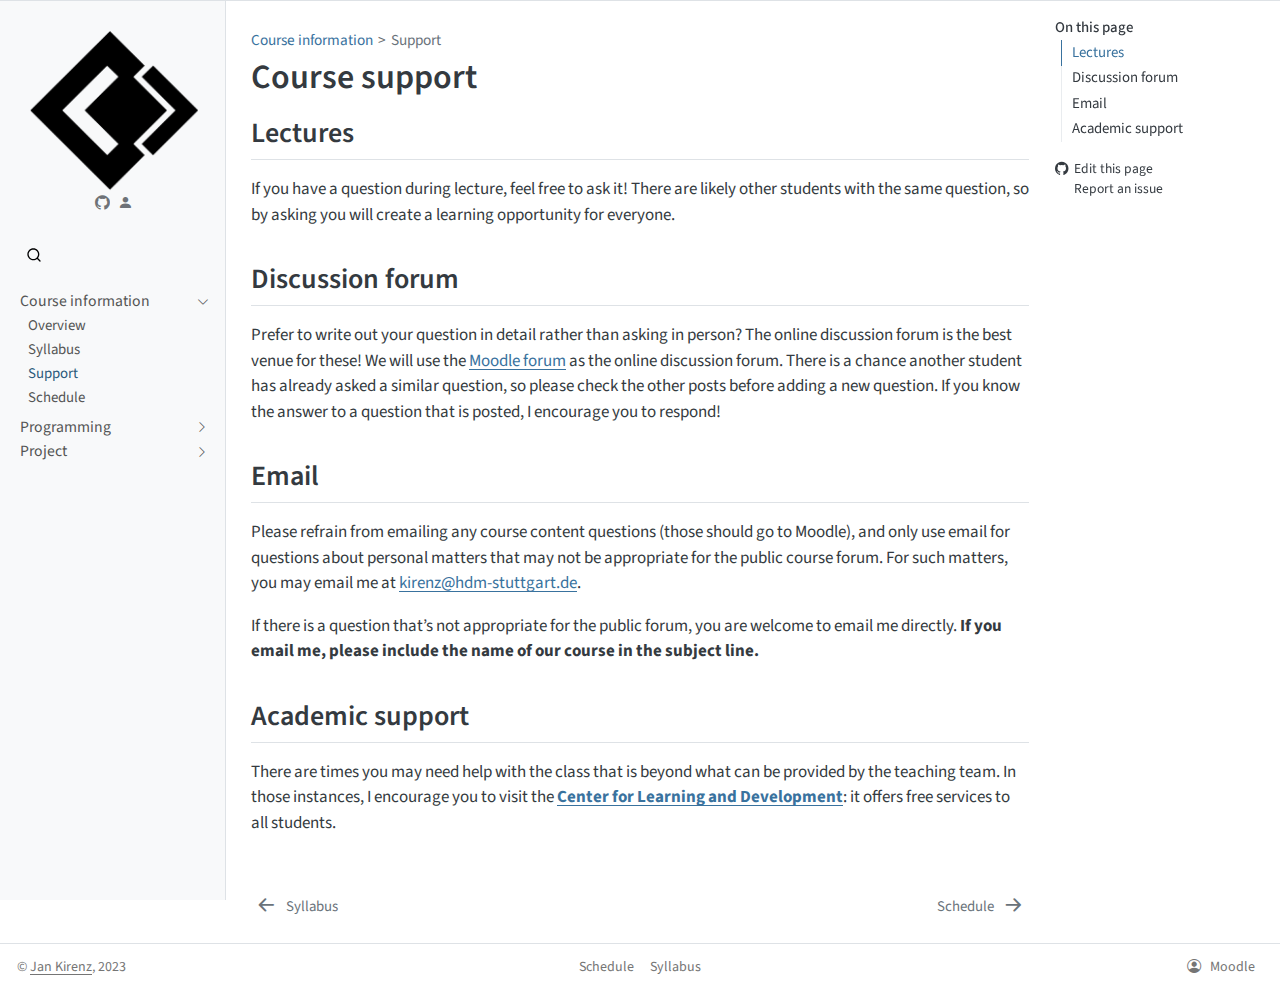
<file: course-support.html>
<!DOCTYPE html>
<html xmlns="http://www.w3.org/1999/xhtml" lang="en" xml:lang="en"><head>

<meta charset="utf-8">
<meta name="generator" content="quarto-1.4.553">

<meta name="viewport" content="width=device-width, initial-scale=1.0, user-scalable=yes">


<title>Title - Course support</title>
<style>
code{white-space: pre-wrap;}
span.smallcaps{font-variant: small-caps;}
div.columns{display: flex; gap: min(4vw, 1.5em);}
div.column{flex: auto; overflow-x: auto;}
div.hanging-indent{margin-left: 1.5em; text-indent: -1.5em;}
ul.task-list{list-style: none;}
ul.task-list li input[type="checkbox"] {
  width: 0.8em;
  margin: 0 0.8em 0.2em -1em; /* quarto-specific, see https://github.com/quarto-dev/quarto-cli/issues/4556 */ 
  vertical-align: middle;
}
</style>


<script src="site_libs/quarto-nav/quarto-nav.js"></script>
<script src="site_libs/clipboard/clipboard.min.js"></script>
<script src="site_libs/quarto-search/autocomplete.umd.js"></script>
<script src="site_libs/quarto-search/fuse.min.js"></script>
<script src="site_libs/quarto-search/quarto-search.js"></script>
<meta name="quarto:offset" content="./">
<link href="./index.html" rel="next">
<link href="./course-syllabus.html" rel="prev">
<link href=".//images/logo.png" rel="icon" type="image/png">
<script src="site_libs/quarto-html/quarto.js"></script>
<script src="site_libs/quarto-html/popper.min.js"></script>
<script src="site_libs/quarto-html/tippy.umd.min.js"></script>
<script src="site_libs/quarto-html/anchor.min.js"></script>
<link href="site_libs/quarto-html/tippy.css" rel="stylesheet">
<link href="site_libs/quarto-html/quarto-syntax-highlighting.css" rel="stylesheet" id="quarto-text-highlighting-styles">
<script src="site_libs/bootstrap/bootstrap.min.js"></script>
<link href="site_libs/bootstrap/bootstrap-icons.css" rel="stylesheet">
<link href="site_libs/bootstrap/bootstrap.min.css" rel="stylesheet" id="quarto-bootstrap" data-mode="light">
<script id="quarto-search-options" type="application/json">{
  "location": "sidebar",
  "copy-button": false,
  "collapse-after": 3,
  "panel-placement": "start",
  "type": "overlay",
  "limit": 50,
  "keyboard-shortcut": [
    "f",
    "/",
    "s"
  ],
  "language": {
    "search-no-results-text": "No results",
    "search-matching-documents-text": "matching documents",
    "search-copy-link-title": "Copy link to search",
    "search-hide-matches-text": "Hide additional matches",
    "search-more-match-text": "more match in this document",
    "search-more-matches-text": "more matches in this document",
    "search-clear-button-title": "Clear",
    "search-text-placeholder": "",
    "search-detached-cancel-button-title": "Cancel",
    "search-submit-button-title": "Submit",
    "search-label": "Search"
  }
}</script>


<link rel="stylesheet" href="style/styles.css">
<meta property="og:title" content="Title - Course support">
<meta property="og:description" content="Homepage for xyz at HdM Stuttgart, WS 23/24.">
<meta property="og:image" content="https://myplaceholder.github.io/website//images/logo.png">
<meta property="og:site_name" content="Title">
<meta property="og:image:height" content="660">
<meta property="og:image:width" content="695">
</head>

<body class="nav-sidebar docked">

<div id="quarto-search-results"></div>
  <header id="quarto-header" class="headroom fixed-top">
  <nav class="quarto-secondary-nav">
    <div class="container-fluid d-flex">
      <button type="button" class="quarto-btn-toggle btn" data-bs-toggle="collapse" data-bs-target=".quarto-sidebar-collapse-item" aria-controls="quarto-sidebar" aria-expanded="false" aria-label="Toggle sidebar navigation" onclick="if (window.quartoToggleHeadroom) { window.quartoToggleHeadroom(); }">
        <i class="bi bi-layout-text-sidebar-reverse"></i>
      </button>
        <nav class="quarto-page-breadcrumbs" aria-label="breadcrumb"><ol class="breadcrumb"><li class="breadcrumb-item"><a href="./course-overview.html">Course information</a></li><li class="breadcrumb-item"><a href="./course-support.html">Support</a></li></ol></nav>
        <a class="flex-grow-1" role="button" data-bs-toggle="collapse" data-bs-target=".quarto-sidebar-collapse-item" aria-controls="quarto-sidebar" aria-expanded="false" aria-label="Toggle sidebar navigation" onclick="if (window.quartoToggleHeadroom) { window.quartoToggleHeadroom(); }">      
        </a>
      <button type="button" class="btn quarto-search-button" aria-label="" onclick="window.quartoOpenSearch();">
        <i class="bi bi-search"></i>
      </button>
    </div>
  </nav>
</header>
<!-- content -->
<div id="quarto-content" class="quarto-container page-columns page-rows-contents page-layout-article">
<!-- sidebar -->
  <nav id="quarto-sidebar" class="sidebar collapse collapse-horizontal quarto-sidebar-collapse-item sidebar-navigation docked overflow-auto">
    <div class="pt-lg-2 mt-2 text-center sidebar-header">
      <a href="./index.html" class="sidebar-logo-link">
      <img src="./images/logo.png" alt="" class="sidebar-logo py-0 d-lg-inline d-none">
      </a>
      <div class="sidebar-tools-main">
    <a href="https://github.com/myplaceholder" title="GitHub organization" class="quarto-navigation-tool px-1" aria-label="GitHub organization"><i class="bi bi-github"></i></a>
    <a href="https://moodle.hdm-stuttgart.de/login/index.php" title="Moodle" class="quarto-navigation-tool px-1" aria-label="Moodle"><i class="bi bi-person-fill"></i></a>
</div>
      </div>
        <div class="mt-2 flex-shrink-0 align-items-center">
        <div class="sidebar-search">
        <div id="quarto-search" class="" title="Search"></div>
        </div>
        </div>
    <div class="sidebar-menu-container"> 
    <ul class="list-unstyled mt-1">
        <li class="sidebar-item sidebar-item-section">
      <div class="sidebar-item-container"> 
            <a class="sidebar-item-text sidebar-link text-start" data-bs-toggle="collapse" data-bs-target="#quarto-sidebar-section-1" aria-expanded="true">
 <span class="menu-text">Course information</span></a>
          <a class="sidebar-item-toggle text-start" data-bs-toggle="collapse" data-bs-target="#quarto-sidebar-section-1" aria-expanded="true" aria-label="Toggle section">
            <i class="bi bi-chevron-right ms-2"></i>
          </a> 
      </div>
      <ul id="quarto-sidebar-section-1" class="collapse list-unstyled sidebar-section depth1 show">  
          <li class="sidebar-item">
  <div class="sidebar-item-container"> 
  <a href="./course-overview.html" class="sidebar-item-text sidebar-link">
 <span class="menu-text">Overview</span></a>
  </div>
</li>
          <li class="sidebar-item">
  <div class="sidebar-item-container"> 
  <a href="./course-syllabus.html" class="sidebar-item-text sidebar-link">
 <span class="menu-text">Syllabus</span></a>
  </div>
</li>
          <li class="sidebar-item">
  <div class="sidebar-item-container"> 
  <a href="./course-support.html" class="sidebar-item-text sidebar-link active">
 <span class="menu-text">Support</span></a>
  </div>
</li>
          <li class="sidebar-item">
  <div class="sidebar-item-container"> 
  <a href="./index.html" class="sidebar-item-text sidebar-link">
 <span class="menu-text">Schedule</span></a>
  </div>
</li>
      </ul>
  </li>
        <li class="sidebar-item sidebar-item-section">
      <div class="sidebar-item-container"> 
            <a class="sidebar-item-text sidebar-link text-start collapsed" data-bs-toggle="collapse" data-bs-target="#quarto-sidebar-section-2" aria-expanded="false">
 <span class="menu-text">Programming</span></a>
          <a class="sidebar-item-toggle text-start collapsed" data-bs-toggle="collapse" data-bs-target="#quarto-sidebar-section-2" aria-expanded="false" aria-label="Toggle section">
            <i class="bi bi-chevron-right ms-2"></i>
          </a> 
      </div>
      <ul id="quarto-sidebar-section-2" class="collapse list-unstyled sidebar-section depth1 ">  
          <li class="sidebar-item">
  <div class="sidebar-item-container"> 
  <a href="./programming-requirements.html" class="sidebar-item-text sidebar-link">
 <span class="menu-text">Requirements</span></a>
  </div>
</li>
          <li class="sidebar-item">
  <div class="sidebar-item-container"> 
  <a href="./programming-troubleshooting.html" class="sidebar-item-text sidebar-link">
 <span class="menu-text">Troubleshooting</span></a>
  </div>
</li>
      </ul>
  </li>
        <li class="sidebar-item sidebar-item-section">
      <div class="sidebar-item-container"> 
            <a class="sidebar-item-text sidebar-link text-start collapsed" data-bs-toggle="collapse" data-bs-target="#quarto-sidebar-section-3" aria-expanded="false">
 <span class="menu-text">Project</span></a>
          <a class="sidebar-item-toggle text-start collapsed" data-bs-toggle="collapse" data-bs-target="#quarto-sidebar-section-3" aria-expanded="false" aria-label="Toggle section">
            <i class="bi bi-chevron-right ms-2"></i>
          </a> 
      </div>
      <ul id="quarto-sidebar-section-3" class="collapse list-unstyled sidebar-section depth1 ">  
          <li class="sidebar-item">
  <div class="sidebar-item-container"> 
  <a href="./project-description.html" class="sidebar-item-text sidebar-link">
 <span class="menu-text">Description</span></a>
  </div>
</li>
          <li class="sidebar-item">
  <div class="sidebar-item-container"> 
  <a href="./project-tips-resources.html" class="sidebar-item-text sidebar-link">
 <span class="menu-text">Tips + resources</span></a>
  </div>
</li>
      </ul>
  </li>
    </ul>
    </div>
</nav>
<div id="quarto-sidebar-glass" class="quarto-sidebar-collapse-item" data-bs-toggle="collapse" data-bs-target=".quarto-sidebar-collapse-item"></div>
<!-- margin-sidebar -->
    <div id="quarto-margin-sidebar" class="sidebar margin-sidebar">
        <nav id="TOC" role="doc-toc" class="toc-active">
    <h2 id="toc-title">On this page</h2>
   
  <ul>
  <li><a href="#lectures" id="toc-lectures" class="nav-link active" data-scroll-target="#lectures">Lectures</a></li>
  <li><a href="#discussion-forum" id="toc-discussion-forum" class="nav-link" data-scroll-target="#discussion-forum">Discussion forum</a></li>
  <li><a href="#email" id="toc-email" class="nav-link" data-scroll-target="#email">Email</a></li>
  <li><a href="#academic-support" id="toc-academic-support" class="nav-link" data-scroll-target="#academic-support">Academic support</a></li>
  </ul>
<div class="toc-actions"><ul><li><a href="https://github.com/myplaceholder/website/edit/main/course-support.qmd" class="toc-action"><i class="bi bi-github"></i>Edit this page</a></li><li><a href="https://github.com/myplaceholder/website/issues/new" class="toc-action"><i class="bi empty"></i>Report an issue</a></li></ul></div></nav>
    </div>
<!-- main -->
<main class="content" id="quarto-document-content">

<header id="title-block-header" class="quarto-title-block default"><nav class="quarto-page-breadcrumbs quarto-title-breadcrumbs d-none d-lg-block" aria-label="breadcrumb"><ol class="breadcrumb"><li class="breadcrumb-item"><a href="./course-overview.html">Course information</a></li><li class="breadcrumb-item"><a href="./course-support.html">Support</a></li></ol></nav>
<div class="quarto-title">
<h1 class="title">Course support</h1>
</div>



<div class="quarto-title-meta">

    
  
    
  </div>
  


</header>


<section id="lectures" class="level2">
<h2 class="anchored" data-anchor-id="lectures">Lectures</h2>
<p>If you have a question during lecture, feel free to ask it! There are likely other students with the same question, so by asking you will create a learning opportunity for everyone.</p>
</section>
<section id="discussion-forum" class="level2">
<h2 class="anchored" data-anchor-id="discussion-forum">Discussion forum</h2>
<p>Prefer to write out your question in detail rather than asking in person? The online discussion forum is the best venue for these! We will use the <a href="https://moodle.hdm-stuttgart.de/login/index.php">Moodle forum</a> as the online discussion forum. There is a chance another student has already asked a similar question, so please check the other posts before adding a new question. If you know the answer to a question that is posted, I encourage you to respond!</p>
</section>
<section id="email" class="level2">
<h2 class="anchored" data-anchor-id="email">Email</h2>
<p>Please refrain from emailing any course content questions (those should go to Moodle), and only use email for questions about personal matters that may not be appropriate for the public course forum. For such matters, you may email me at <a href="mailto:kirenz@hdm-stuttgart.de">kirenz@hdm-stuttgart.de</a>.</p>
<p>If there is a question that’s not appropriate for the public forum, you are welcome to email me directly. <strong>If you email me, please include the name of our course in the subject line.</strong></p>
</section>
<section id="academic-support" class="level2">
<h2 class="anchored" data-anchor-id="academic-support">Academic support</h2>
<p>There are times you may need help with the class that is beyond what can be provided by the teaching team. In those instances, I encourage you to visit the <a href="https://www.hdm-stuttgart.de/studierende/abteilungen/cld/angebote_studierende_studieninteressierte"><strong>Center for Learning and Development</strong></a>: it offers free services to all students.</p>


</section>

</main> <!-- /main -->
<script id="quarto-html-after-body" type="application/javascript">
window.document.addEventListener("DOMContentLoaded", function (event) {
  const toggleBodyColorMode = (bsSheetEl) => {
    const mode = bsSheetEl.getAttribute("data-mode");
    const bodyEl = window.document.querySelector("body");
    if (mode === "dark") {
      bodyEl.classList.add("quarto-dark");
      bodyEl.classList.remove("quarto-light");
    } else {
      bodyEl.classList.add("quarto-light");
      bodyEl.classList.remove("quarto-dark");
    }
  }
  const toggleBodyColorPrimary = () => {
    const bsSheetEl = window.document.querySelector("link#quarto-bootstrap");
    if (bsSheetEl) {
      toggleBodyColorMode(bsSheetEl);
    }
  }
  toggleBodyColorPrimary();  
  const icon = "";
  const anchorJS = new window.AnchorJS();
  anchorJS.options = {
    placement: 'right',
    icon: icon
  };
  anchorJS.add('.anchored');
  const isCodeAnnotation = (el) => {
    for (const clz of el.classList) {
      if (clz.startsWith('code-annotation-')) {                     
        return true;
      }
    }
    return false;
  }
  const clipboard = new window.ClipboardJS('.code-copy-button', {
    text: function(trigger) {
      const codeEl = trigger.previousElementSibling.cloneNode(true);
      for (const childEl of codeEl.children) {
        if (isCodeAnnotation(childEl)) {
          childEl.remove();
        }
      }
      return codeEl.innerText;
    }
  });
  clipboard.on('success', function(e) {
    // button target
    const button = e.trigger;
    // don't keep focus
    button.blur();
    // flash "checked"
    button.classList.add('code-copy-button-checked');
    var currentTitle = button.getAttribute("title");
    button.setAttribute("title", "Copied!");
    let tooltip;
    if (window.bootstrap) {
      button.setAttribute("data-bs-toggle", "tooltip");
      button.setAttribute("data-bs-placement", "left");
      button.setAttribute("data-bs-title", "Copied!");
      tooltip = new bootstrap.Tooltip(button, 
        { trigger: "manual", 
          customClass: "code-copy-button-tooltip",
          offset: [0, -8]});
      tooltip.show();    
    }
    setTimeout(function() {
      if (tooltip) {
        tooltip.hide();
        button.removeAttribute("data-bs-title");
        button.removeAttribute("data-bs-toggle");
        button.removeAttribute("data-bs-placement");
      }
      button.setAttribute("title", currentTitle);
      button.classList.remove('code-copy-button-checked');
    }, 1000);
    // clear code selection
    e.clearSelection();
  });
    var localhostRegex = new RegExp(/^(?:http|https):\/\/localhost\:?[0-9]*\//);
    var mailtoRegex = new RegExp(/^mailto:/);
      var filterRegex = new RegExp("https:\/\/myplaceholder\.github\.io\/website\/");
    var isInternal = (href) => {
        return filterRegex.test(href) || localhostRegex.test(href) || mailtoRegex.test(href);
    }
    // Inspect non-navigation links and adorn them if external
 	var links = window.document.querySelectorAll('a[href]:not(.nav-link):not(.navbar-brand):not(.toc-action):not(.sidebar-link):not(.sidebar-item-toggle):not(.pagination-link):not(.no-external):not([aria-hidden]):not(.dropdown-item):not(.quarto-navigation-tool)');
    for (var i=0; i<links.length; i++) {
      const link = links[i];
      if (!isInternal(link.href)) {
        // undo the damage that might have been done by quarto-nav.js in the case of
        // links that we want to consider external
        if (link.dataset.originalHref !== undefined) {
          link.href = link.dataset.originalHref;
        }
      }
    }
  function tippyHover(el, contentFn, onTriggerFn, onUntriggerFn) {
    const config = {
      allowHTML: true,
      maxWidth: 500,
      delay: 100,
      arrow: false,
      appendTo: function(el) {
          return el.parentElement;
      },
      interactive: true,
      interactiveBorder: 10,
      theme: 'quarto',
      placement: 'bottom-start',
    };
    if (contentFn) {
      config.content = contentFn;
    }
    if (onTriggerFn) {
      config.onTrigger = onTriggerFn;
    }
    if (onUntriggerFn) {
      config.onUntrigger = onUntriggerFn;
    }
    window.tippy(el, config); 
  }
  const noterefs = window.document.querySelectorAll('a[role="doc-noteref"]');
  for (var i=0; i<noterefs.length; i++) {
    const ref = noterefs[i];
    tippyHover(ref, function() {
      // use id or data attribute instead here
      let href = ref.getAttribute('data-footnote-href') || ref.getAttribute('href');
      try { href = new URL(href).hash; } catch {}
      const id = href.replace(/^#\/?/, "");
      const note = window.document.getElementById(id);
      if (note) {
        return note.innerHTML;
      } else {
        return "";
      }
    });
  }
  const xrefs = window.document.querySelectorAll('a.quarto-xref');
  const processXRef = (id, note) => {
    // Strip column container classes
    const stripColumnClz = (el) => {
      el.classList.remove("page-full", "page-columns");
      if (el.children) {
        for (const child of el.children) {
          stripColumnClz(child);
        }
      }
    }
    stripColumnClz(note)
    if (id === null || id.startsWith('sec-')) {
      // Special case sections, only their first couple elements
      const container = document.createElement("div");
      if (note.children && note.children.length > 2) {
        container.appendChild(note.children[0].cloneNode(true));
        for (let i = 1; i < note.children.length; i++) {
          const child = note.children[i];
          if (child.tagName === "P" && child.innerText === "") {
            continue;
          } else {
            container.appendChild(child.cloneNode(true));
            break;
          }
        }
        if (window.Quarto?.typesetMath) {
          window.Quarto.typesetMath(container);
        }
        return container.innerHTML
      } else {
        if (window.Quarto?.typesetMath) {
          window.Quarto.typesetMath(note);
        }
        return note.innerHTML;
      }
    } else {
      // Remove any anchor links if they are present
      const anchorLink = note.querySelector('a.anchorjs-link');
      if (anchorLink) {
        anchorLink.remove();
      }
      if (window.Quarto?.typesetMath) {
        window.Quarto.typesetMath(note);
      }
      // TODO in 1.5, we should make sure this works without a callout special case
      if (note.classList.contains("callout")) {
        return note.outerHTML;
      } else {
        return note.innerHTML;
      }
    }
  }
  for (var i=0; i<xrefs.length; i++) {
    const xref = xrefs[i];
    tippyHover(xref, undefined, function(instance) {
      instance.disable();
      let url = xref.getAttribute('href');
      let hash = undefined; 
      if (url.startsWith('#')) {
        hash = url;
      } else {
        try { hash = new URL(url).hash; } catch {}
      }
      if (hash) {
        const id = hash.replace(/^#\/?/, "");
        const note = window.document.getElementById(id);
        if (note !== null) {
          try {
            const html = processXRef(id, note.cloneNode(true));
            instance.setContent(html);
          } finally {
            instance.enable();
            instance.show();
          }
        } else {
          // See if we can fetch this
          fetch(url.split('#')[0])
          .then(res => res.text())
          .then(html => {
            const parser = new DOMParser();
            const htmlDoc = parser.parseFromString(html, "text/html");
            const note = htmlDoc.getElementById(id);
            if (note !== null) {
              const html = processXRef(id, note);
              instance.setContent(html);
            } 
          }).finally(() => {
            instance.enable();
            instance.show();
          });
        }
      } else {
        // See if we can fetch a full url (with no hash to target)
        // This is a special case and we should probably do some content thinning / targeting
        fetch(url)
        .then(res => res.text())
        .then(html => {
          const parser = new DOMParser();
          const htmlDoc = parser.parseFromString(html, "text/html");
          const note = htmlDoc.querySelector('main.content');
          if (note !== null) {
            // This should only happen for chapter cross references
            // (since there is no id in the URL)
            // remove the first header
            if (note.children.length > 0 && note.children[0].tagName === "HEADER") {
              note.children[0].remove();
            }
            const html = processXRef(null, note);
            instance.setContent(html);
          } 
        }).finally(() => {
          instance.enable();
          instance.show();
        });
      }
    }, function(instance) {
    });
  }
      let selectedAnnoteEl;
      const selectorForAnnotation = ( cell, annotation) => {
        let cellAttr = 'data-code-cell="' + cell + '"';
        let lineAttr = 'data-code-annotation="' +  annotation + '"';
        const selector = 'span[' + cellAttr + '][' + lineAttr + ']';
        return selector;
      }
      const selectCodeLines = (annoteEl) => {
        const doc = window.document;
        const targetCell = annoteEl.getAttribute("data-target-cell");
        const targetAnnotation = annoteEl.getAttribute("data-target-annotation");
        const annoteSpan = window.document.querySelector(selectorForAnnotation(targetCell, targetAnnotation));
        const lines = annoteSpan.getAttribute("data-code-lines").split(",");
        const lineIds = lines.map((line) => {
          return targetCell + "-" + line;
        })
        let top = null;
        let height = null;
        let parent = null;
        if (lineIds.length > 0) {
            //compute the position of the single el (top and bottom and make a div)
            const el = window.document.getElementById(lineIds[0]);
            top = el.offsetTop;
            height = el.offsetHeight;
            parent = el.parentElement.parentElement;
          if (lineIds.length > 1) {
            const lastEl = window.document.getElementById(lineIds[lineIds.length - 1]);
            const bottom = lastEl.offsetTop + lastEl.offsetHeight;
            height = bottom - top;
          }
          if (top !== null && height !== null && parent !== null) {
            // cook up a div (if necessary) and position it 
            let div = window.document.getElementById("code-annotation-line-highlight");
            if (div === null) {
              div = window.document.createElement("div");
              div.setAttribute("id", "code-annotation-line-highlight");
              div.style.position = 'absolute';
              parent.appendChild(div);
            }
            div.style.top = top - 2 + "px";
            div.style.height = height + 4 + "px";
            div.style.left = 0;
            let gutterDiv = window.document.getElementById("code-annotation-line-highlight-gutter");
            if (gutterDiv === null) {
              gutterDiv = window.document.createElement("div");
              gutterDiv.setAttribute("id", "code-annotation-line-highlight-gutter");
              gutterDiv.style.position = 'absolute';
              const codeCell = window.document.getElementById(targetCell);
              const gutter = codeCell.querySelector('.code-annotation-gutter');
              gutter.appendChild(gutterDiv);
            }
            gutterDiv.style.top = top - 2 + "px";
            gutterDiv.style.height = height + 4 + "px";
          }
          selectedAnnoteEl = annoteEl;
        }
      };
      const unselectCodeLines = () => {
        const elementsIds = ["code-annotation-line-highlight", "code-annotation-line-highlight-gutter"];
        elementsIds.forEach((elId) => {
          const div = window.document.getElementById(elId);
          if (div) {
            div.remove();
          }
        });
        selectedAnnoteEl = undefined;
      };
        // Handle positioning of the toggle
    window.addEventListener(
      "resize",
      throttle(() => {
        elRect = undefined;
        if (selectedAnnoteEl) {
          selectCodeLines(selectedAnnoteEl);
        }
      }, 10)
    );
    function throttle(fn, ms) {
    let throttle = false;
    let timer;
      return (...args) => {
        if(!throttle) { // first call gets through
            fn.apply(this, args);
            throttle = true;
        } else { // all the others get throttled
            if(timer) clearTimeout(timer); // cancel #2
            timer = setTimeout(() => {
              fn.apply(this, args);
              timer = throttle = false;
            }, ms);
        }
      };
    }
      // Attach click handler to the DT
      const annoteDls = window.document.querySelectorAll('dt[data-target-cell]');
      for (const annoteDlNode of annoteDls) {
        annoteDlNode.addEventListener('click', (event) => {
          const clickedEl = event.target;
          if (clickedEl !== selectedAnnoteEl) {
            unselectCodeLines();
            const activeEl = window.document.querySelector('dt[data-target-cell].code-annotation-active');
            if (activeEl) {
              activeEl.classList.remove('code-annotation-active');
            }
            selectCodeLines(clickedEl);
            clickedEl.classList.add('code-annotation-active');
          } else {
            // Unselect the line
            unselectCodeLines();
            clickedEl.classList.remove('code-annotation-active');
          }
        });
      }
  const findCites = (el) => {
    const parentEl = el.parentElement;
    if (parentEl) {
      const cites = parentEl.dataset.cites;
      if (cites) {
        return {
          el,
          cites: cites.split(' ')
        };
      } else {
        return findCites(el.parentElement)
      }
    } else {
      return undefined;
    }
  };
  var bibliorefs = window.document.querySelectorAll('a[role="doc-biblioref"]');
  for (var i=0; i<bibliorefs.length; i++) {
    const ref = bibliorefs[i];
    const citeInfo = findCites(ref);
    if (citeInfo) {
      tippyHover(citeInfo.el, function() {
        var popup = window.document.createElement('div');
        citeInfo.cites.forEach(function(cite) {
          var citeDiv = window.document.createElement('div');
          citeDiv.classList.add('hanging-indent');
          citeDiv.classList.add('csl-entry');
          var biblioDiv = window.document.getElementById('ref-' + cite);
          if (biblioDiv) {
            citeDiv.innerHTML = biblioDiv.innerHTML;
          }
          popup.appendChild(citeDiv);
        });
        return popup.innerHTML;
      });
    }
  }
});
</script>
<nav class="page-navigation">
  <div class="nav-page nav-page-previous">
      <a href="./course-syllabus.html" class="pagination-link" aria-label="Syllabus">
        <i class="bi bi-arrow-left-short"></i> <span class="nav-page-text">Syllabus</span>
      </a>          
  </div>
  <div class="nav-page nav-page-next">
      <a href="./index.html" class="pagination-link" aria-label="Schedule">
        <span class="nav-page-text">Schedule</span> <i class="bi bi-arrow-right-short"></i>
      </a>
  </div>
</nav>
</div> <!-- /content -->
<footer class="footer">
  <div class="nav-footer">
    <div class="nav-footer-left">
<p>© <a href="https://www.kirenz.com/">Jan Kirenz</a>, 2023</p>
</div>   
    <div class="nav-footer-center">
      <ul class="footer-items list-unstyled">
    <li class="nav-item">
    <a class="nav-link active" href="./index.html" aria-current="page">
<p>Schedule</p>
</a>
  </li>  
    <li class="nav-item">
    <a class="nav-link" href="./course-syllabus.html">
<p>Syllabus</p>
</a>
  </li>  
</ul>
    <div class="toc-actions d-sm-block d-md-none"><ul><li><a href="https://github.com/myplaceholder/website/edit/main/course-support.qmd" class="toc-action"><i class="bi bi-github"></i>Edit this page</a></li><li><a href="https://github.com/myplaceholder/website/issues/new" class="toc-action"><i class="bi empty"></i>Report an issue</a></li></ul></div></div>
    <div class="nav-footer-right">
      <ul class="footer-items list-unstyled">
    <li class="nav-item compact">
      <i class="bi bi-person-circle" role="img">
</i> 
  </li>  
    <li class="nav-item">
    <a class="nav-link" href="https://moodle.hdm-stuttgart.de/login/index.php">
<p>Moodle</p>
</a>
  </li>  
</ul>
    </div>
  </div>
</footer>




</body></html>
</file>
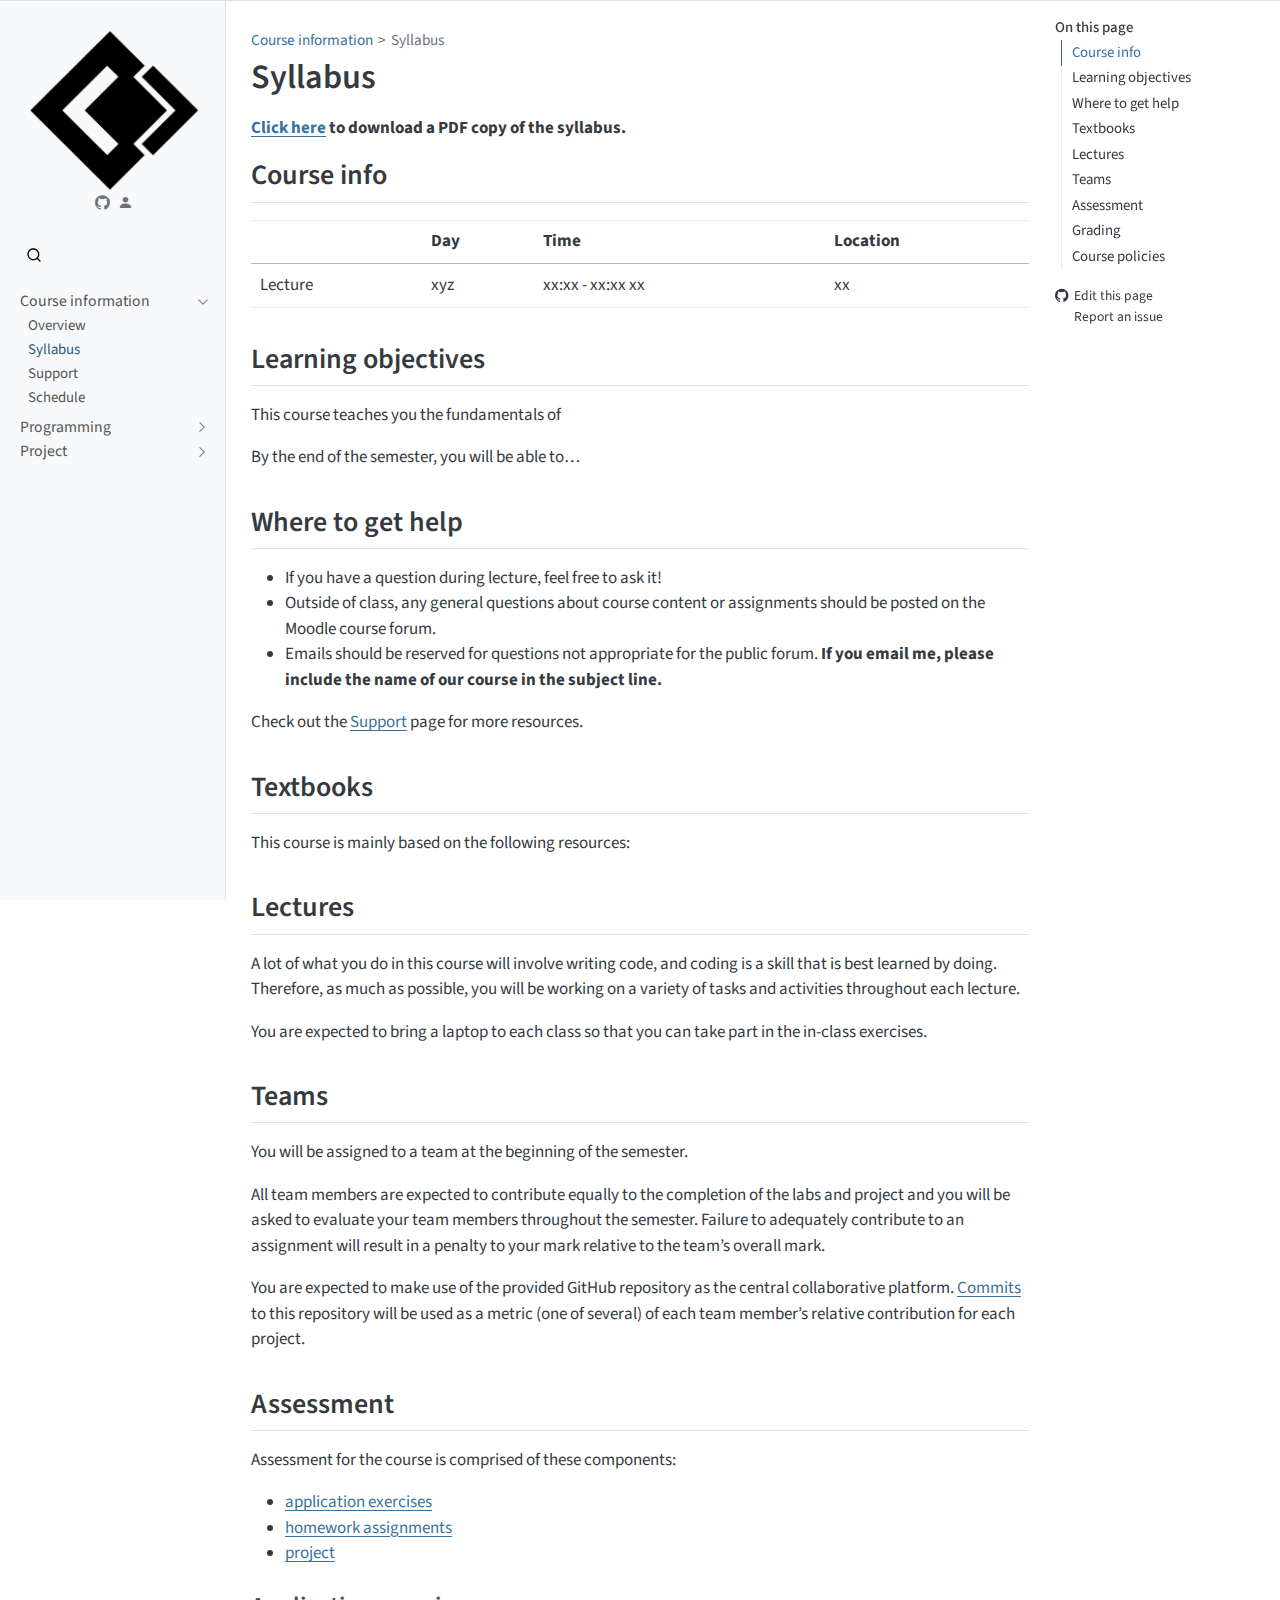
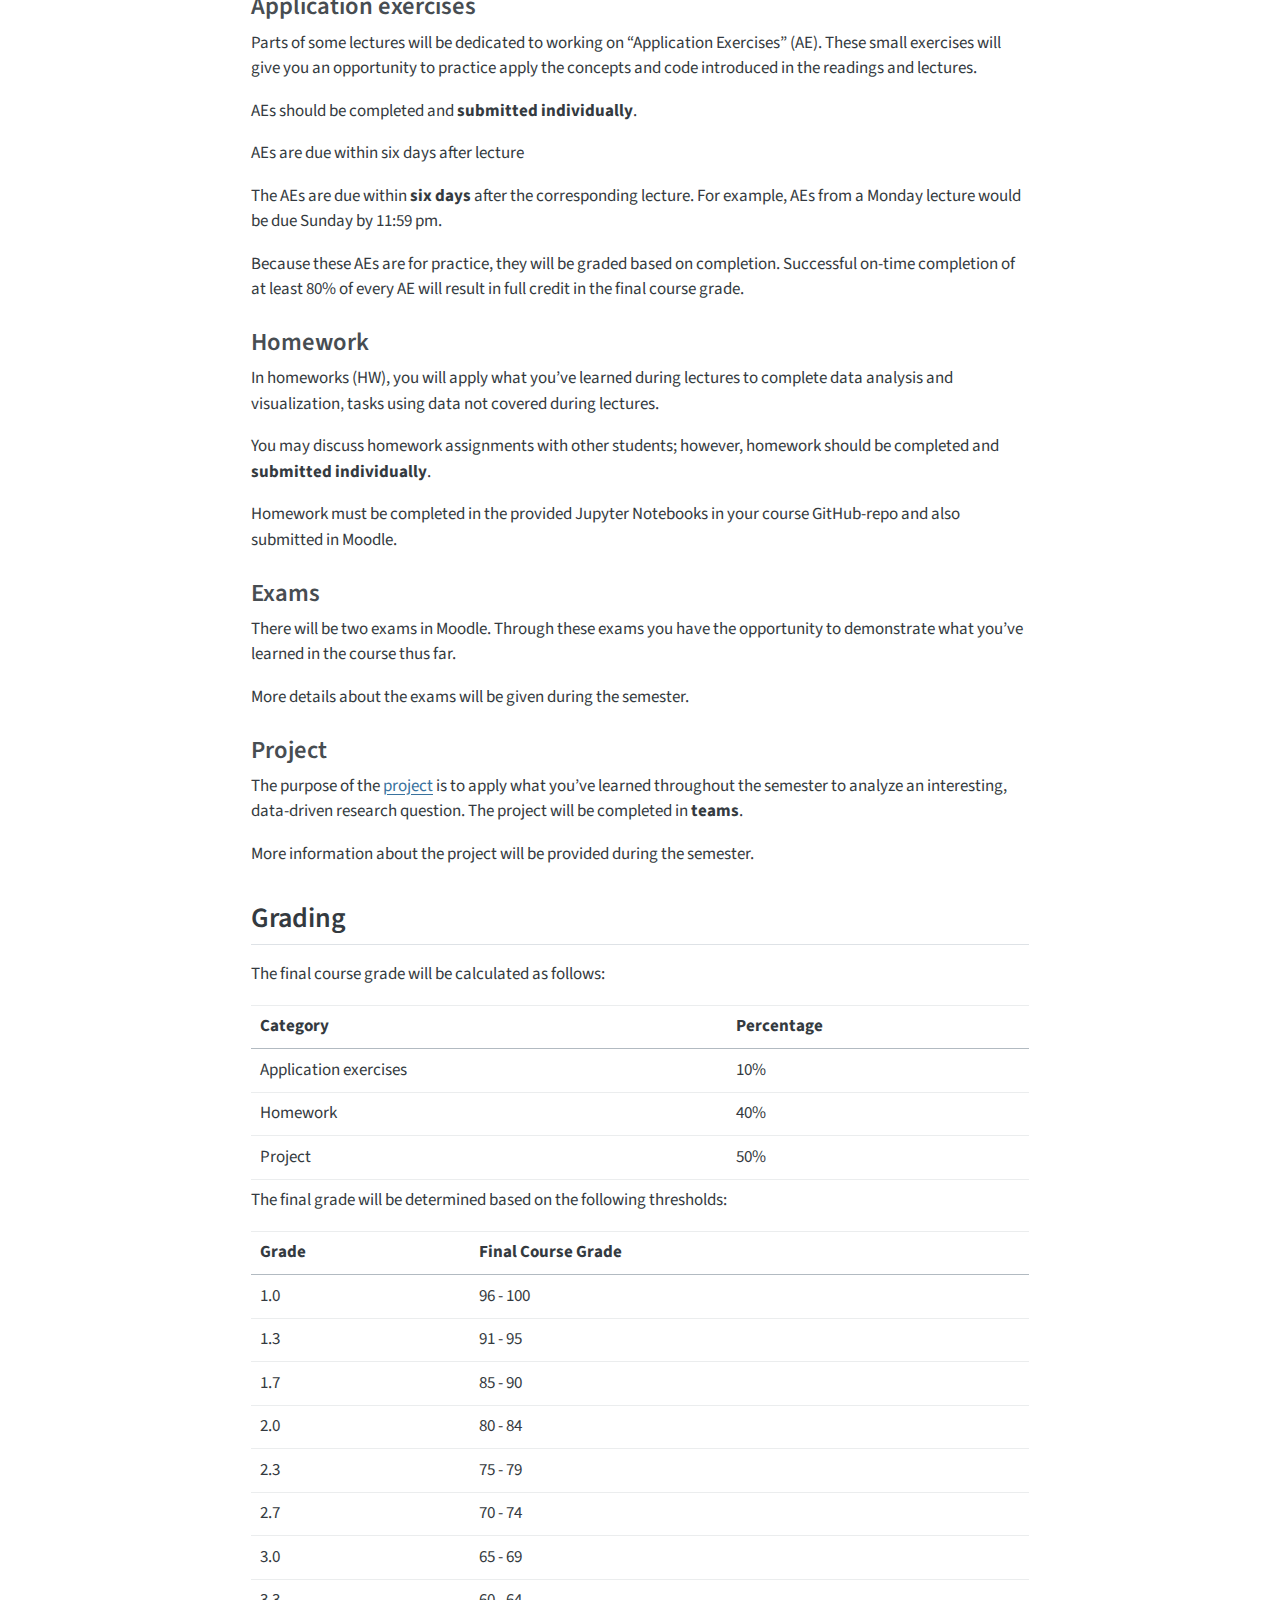
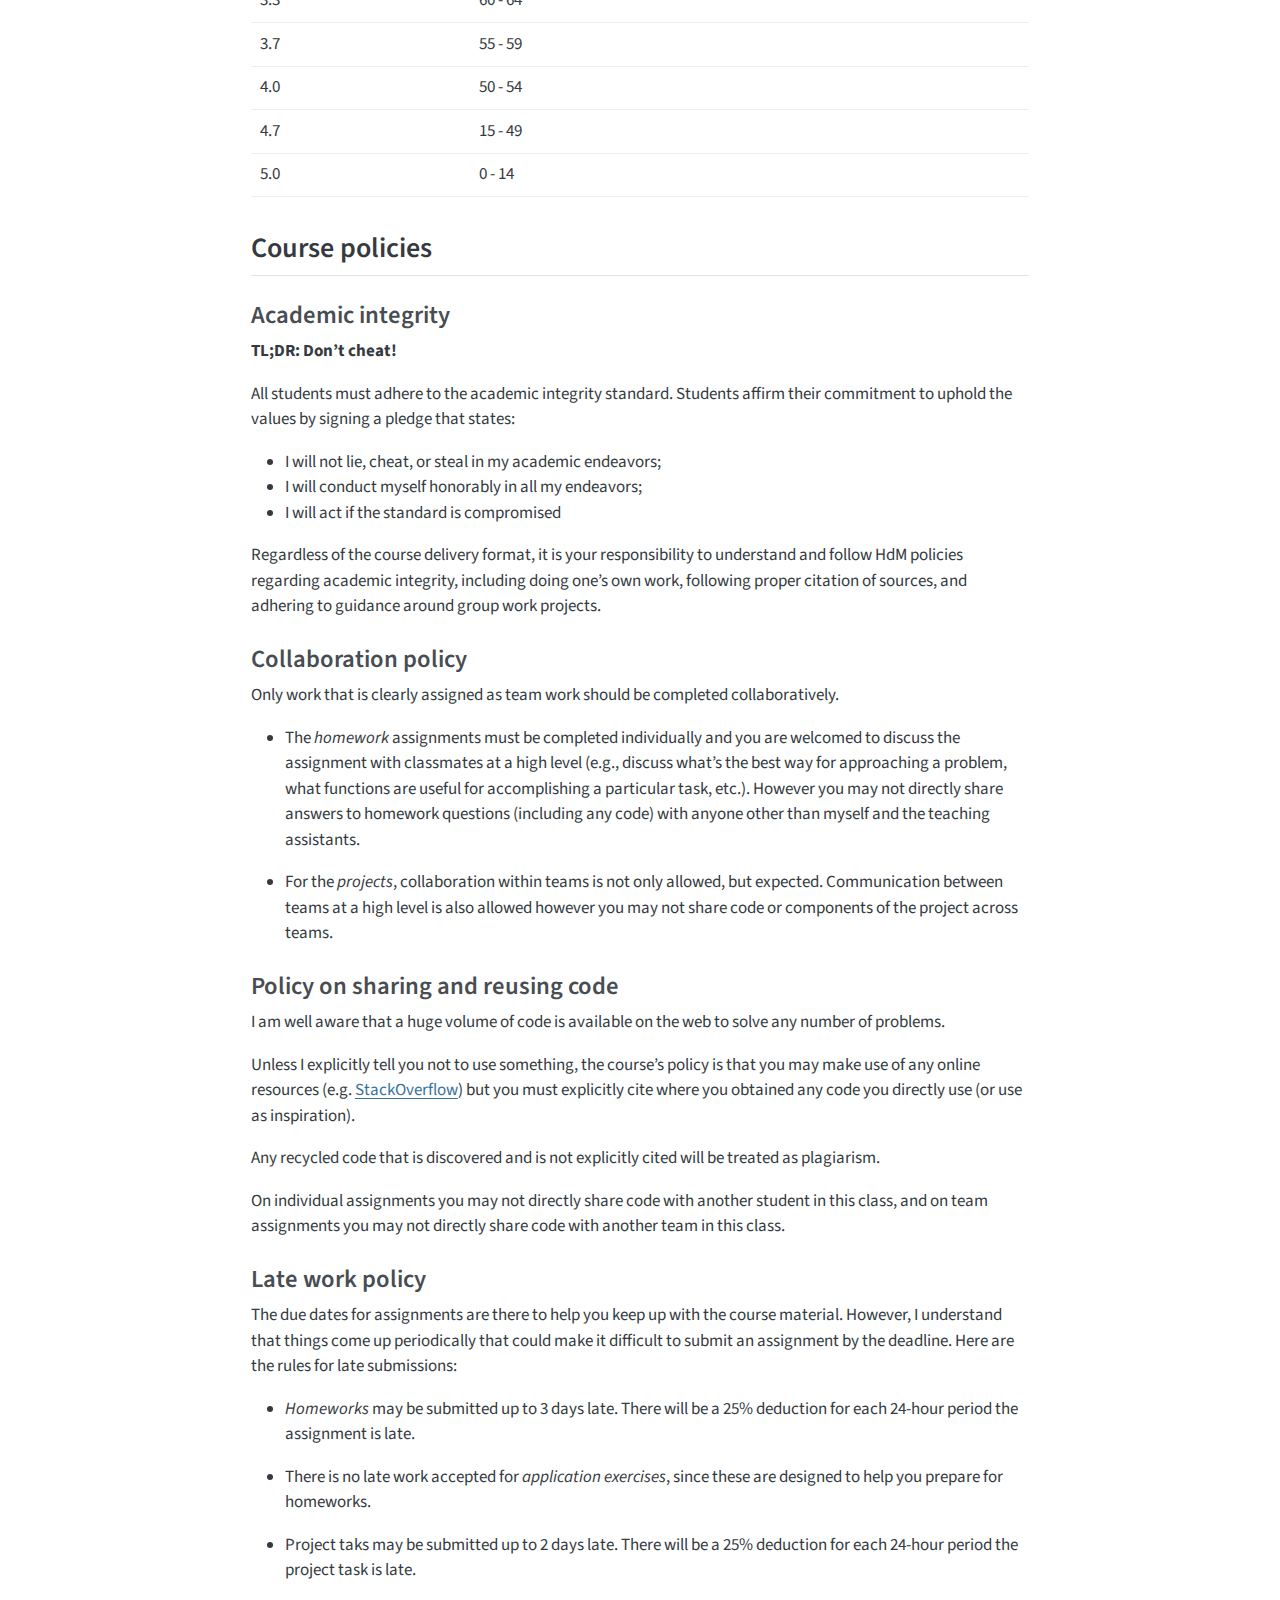
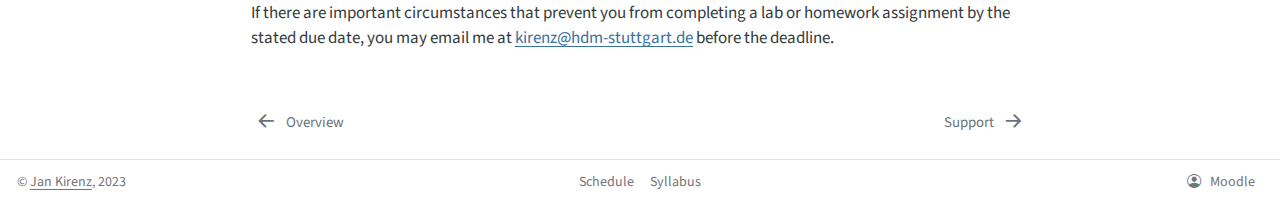
<file: course-syllabus.html>
<!DOCTYPE html>
<html xmlns="http://www.w3.org/1999/xhtml" lang="en" xml:lang="en"><head>

<meta charset="utf-8">
<meta name="generator" content="quarto-1.4.553">

<meta name="viewport" content="width=device-width, initial-scale=1.0, user-scalable=yes">


<title>Title - Syllabus</title>
<style>
code{white-space: pre-wrap;}
span.smallcaps{font-variant: small-caps;}
div.columns{display: flex; gap: min(4vw, 1.5em);}
div.column{flex: auto; overflow-x: auto;}
div.hanging-indent{margin-left: 1.5em; text-indent: -1.5em;}
ul.task-list{list-style: none;}
ul.task-list li input[type="checkbox"] {
  width: 0.8em;
  margin: 0 0.8em 0.2em -1em; /* quarto-specific, see https://github.com/quarto-dev/quarto-cli/issues/4556 */ 
  vertical-align: middle;
}
</style>


<script src="site_libs/quarto-nav/quarto-nav.js"></script>
<script src="site_libs/clipboard/clipboard.min.js"></script>
<script src="site_libs/quarto-search/autocomplete.umd.js"></script>
<script src="site_libs/quarto-search/fuse.min.js"></script>
<script src="site_libs/quarto-search/quarto-search.js"></script>
<meta name="quarto:offset" content="./">
<link href="./course-support.html" rel="next">
<link href="./course-overview.html" rel="prev">
<link href=".//images/logo.png" rel="icon" type="image/png">
<script src="site_libs/quarto-html/quarto.js"></script>
<script src="site_libs/quarto-html/popper.min.js"></script>
<script src="site_libs/quarto-html/tippy.umd.min.js"></script>
<script src="site_libs/quarto-html/anchor.min.js"></script>
<link href="site_libs/quarto-html/tippy.css" rel="stylesheet">
<link href="site_libs/quarto-html/quarto-syntax-highlighting.css" rel="stylesheet" id="quarto-text-highlighting-styles">
<script src="site_libs/bootstrap/bootstrap.min.js"></script>
<link href="site_libs/bootstrap/bootstrap-icons.css" rel="stylesheet">
<link href="site_libs/bootstrap/bootstrap.min.css" rel="stylesheet" id="quarto-bootstrap" data-mode="light">
<script id="quarto-search-options" type="application/json">{
  "location": "sidebar",
  "copy-button": false,
  "collapse-after": 3,
  "panel-placement": "start",
  "type": "overlay",
  "limit": 50,
  "keyboard-shortcut": [
    "f",
    "/",
    "s"
  ],
  "language": {
    "search-no-results-text": "No results",
    "search-matching-documents-text": "matching documents",
    "search-copy-link-title": "Copy link to search",
    "search-hide-matches-text": "Hide additional matches",
    "search-more-match-text": "more match in this document",
    "search-more-matches-text": "more matches in this document",
    "search-clear-button-title": "Clear",
    "search-text-placeholder": "",
    "search-detached-cancel-button-title": "Cancel",
    "search-submit-button-title": "Submit",
    "search-label": "Search"
  }
}</script>


<link rel="stylesheet" href="style/styles.css">
<meta property="og:title" content="Title - Syllabus">
<meta property="og:description" content="Homepage for xyz at HdM Stuttgart, WS 23/24.">
<meta property="og:image" content="https://myplaceholder.github.io/website//images/logo.png">
<meta property="og:site_name" content="Title">
<meta property="og:image:height" content="660">
<meta property="og:image:width" content="695">
</head>

<body class="nav-sidebar docked">

<div id="quarto-search-results"></div>
  <header id="quarto-header" class="headroom fixed-top">
  <nav class="quarto-secondary-nav">
    <div class="container-fluid d-flex">
      <button type="button" class="quarto-btn-toggle btn" data-bs-toggle="collapse" data-bs-target=".quarto-sidebar-collapse-item" aria-controls="quarto-sidebar" aria-expanded="false" aria-label="Toggle sidebar navigation" onclick="if (window.quartoToggleHeadroom) { window.quartoToggleHeadroom(); }">
        <i class="bi bi-layout-text-sidebar-reverse"></i>
      </button>
        <nav class="quarto-page-breadcrumbs" aria-label="breadcrumb"><ol class="breadcrumb"><li class="breadcrumb-item"><a href="./course-overview.html">Course information</a></li><li class="breadcrumb-item"><a href="./course-syllabus.html">Syllabus</a></li></ol></nav>
        <a class="flex-grow-1" role="button" data-bs-toggle="collapse" data-bs-target=".quarto-sidebar-collapse-item" aria-controls="quarto-sidebar" aria-expanded="false" aria-label="Toggle sidebar navigation" onclick="if (window.quartoToggleHeadroom) { window.quartoToggleHeadroom(); }">      
        </a>
      <button type="button" class="btn quarto-search-button" aria-label="" onclick="window.quartoOpenSearch();">
        <i class="bi bi-search"></i>
      </button>
    </div>
  </nav>
</header>
<!-- content -->
<div id="quarto-content" class="quarto-container page-columns page-rows-contents page-layout-article">
<!-- sidebar -->
  <nav id="quarto-sidebar" class="sidebar collapse collapse-horizontal quarto-sidebar-collapse-item sidebar-navigation docked overflow-auto">
    <div class="pt-lg-2 mt-2 text-center sidebar-header">
      <a href="./index.html" class="sidebar-logo-link">
      <img src="./images/logo.png" alt="" class="sidebar-logo py-0 d-lg-inline d-none">
      </a>
      <div class="sidebar-tools-main">
    <a href="https://github.com/myplaceholder" title="GitHub organization" class="quarto-navigation-tool px-1" aria-label="GitHub organization"><i class="bi bi-github"></i></a>
    <a href="https://moodle.hdm-stuttgart.de/login/index.php" title="Moodle" class="quarto-navigation-tool px-1" aria-label="Moodle"><i class="bi bi-person-fill"></i></a>
</div>
      </div>
        <div class="mt-2 flex-shrink-0 align-items-center">
        <div class="sidebar-search">
        <div id="quarto-search" class="" title="Search"></div>
        </div>
        </div>
    <div class="sidebar-menu-container"> 
    <ul class="list-unstyled mt-1">
        <li class="sidebar-item sidebar-item-section">
      <div class="sidebar-item-container"> 
            <a class="sidebar-item-text sidebar-link text-start" data-bs-toggle="collapse" data-bs-target="#quarto-sidebar-section-1" aria-expanded="true">
 <span class="menu-text">Course information</span></a>
          <a class="sidebar-item-toggle text-start" data-bs-toggle="collapse" data-bs-target="#quarto-sidebar-section-1" aria-expanded="true" aria-label="Toggle section">
            <i class="bi bi-chevron-right ms-2"></i>
          </a> 
      </div>
      <ul id="quarto-sidebar-section-1" class="collapse list-unstyled sidebar-section depth1 show">  
          <li class="sidebar-item">
  <div class="sidebar-item-container"> 
  <a href="./course-overview.html" class="sidebar-item-text sidebar-link">
 <span class="menu-text">Overview</span></a>
  </div>
</li>
          <li class="sidebar-item">
  <div class="sidebar-item-container"> 
  <a href="./course-syllabus.html" class="sidebar-item-text sidebar-link active">
 <span class="menu-text">Syllabus</span></a>
  </div>
</li>
          <li class="sidebar-item">
  <div class="sidebar-item-container"> 
  <a href="./course-support.html" class="sidebar-item-text sidebar-link">
 <span class="menu-text">Support</span></a>
  </div>
</li>
          <li class="sidebar-item">
  <div class="sidebar-item-container"> 
  <a href="./index.html" class="sidebar-item-text sidebar-link">
 <span class="menu-text">Schedule</span></a>
  </div>
</li>
      </ul>
  </li>
        <li class="sidebar-item sidebar-item-section">
      <div class="sidebar-item-container"> 
            <a class="sidebar-item-text sidebar-link text-start collapsed" data-bs-toggle="collapse" data-bs-target="#quarto-sidebar-section-2" aria-expanded="false">
 <span class="menu-text">Programming</span></a>
          <a class="sidebar-item-toggle text-start collapsed" data-bs-toggle="collapse" data-bs-target="#quarto-sidebar-section-2" aria-expanded="false" aria-label="Toggle section">
            <i class="bi bi-chevron-right ms-2"></i>
          </a> 
      </div>
      <ul id="quarto-sidebar-section-2" class="collapse list-unstyled sidebar-section depth1 ">  
          <li class="sidebar-item">
  <div class="sidebar-item-container"> 
  <a href="./programming-requirements.html" class="sidebar-item-text sidebar-link">
 <span class="menu-text">Requirements</span></a>
  </div>
</li>
          <li class="sidebar-item">
  <div class="sidebar-item-container"> 
  <a href="./programming-troubleshooting.html" class="sidebar-item-text sidebar-link">
 <span class="menu-text">Troubleshooting</span></a>
  </div>
</li>
      </ul>
  </li>
        <li class="sidebar-item sidebar-item-section">
      <div class="sidebar-item-container"> 
            <a class="sidebar-item-text sidebar-link text-start collapsed" data-bs-toggle="collapse" data-bs-target="#quarto-sidebar-section-3" aria-expanded="false">
 <span class="menu-text">Project</span></a>
          <a class="sidebar-item-toggle text-start collapsed" data-bs-toggle="collapse" data-bs-target="#quarto-sidebar-section-3" aria-expanded="false" aria-label="Toggle section">
            <i class="bi bi-chevron-right ms-2"></i>
          </a> 
      </div>
      <ul id="quarto-sidebar-section-3" class="collapse list-unstyled sidebar-section depth1 ">  
          <li class="sidebar-item">
  <div class="sidebar-item-container"> 
  <a href="./project-description.html" class="sidebar-item-text sidebar-link">
 <span class="menu-text">Description</span></a>
  </div>
</li>
          <li class="sidebar-item">
  <div class="sidebar-item-container"> 
  <a href="./project-tips-resources.html" class="sidebar-item-text sidebar-link">
 <span class="menu-text">Tips + resources</span></a>
  </div>
</li>
      </ul>
  </li>
    </ul>
    </div>
</nav>
<div id="quarto-sidebar-glass" class="quarto-sidebar-collapse-item" data-bs-toggle="collapse" data-bs-target=".quarto-sidebar-collapse-item"></div>
<!-- margin-sidebar -->
    <div id="quarto-margin-sidebar" class="sidebar margin-sidebar">
        <nav id="TOC" role="doc-toc" class="toc-active">
    <h2 id="toc-title">On this page</h2>
   
  <ul>
  <li><a href="#course-info" id="toc-course-info" class="nav-link active" data-scroll-target="#course-info">Course info</a></li>
  <li><a href="#learning-objectives" id="toc-learning-objectives" class="nav-link" data-scroll-target="#learning-objectives">Learning objectives</a></li>
  <li><a href="#where-to-get-help" id="toc-where-to-get-help" class="nav-link" data-scroll-target="#where-to-get-help">Where to get help</a></li>
  <li><a href="#textbooks" id="toc-textbooks" class="nav-link" data-scroll-target="#textbooks">Textbooks</a></li>
  <li><a href="#lectures" id="toc-lectures" class="nav-link" data-scroll-target="#lectures">Lectures</a></li>
  <li><a href="#teams" id="toc-teams" class="nav-link" data-scroll-target="#teams">Teams</a></li>
  <li><a href="#assessment" id="toc-assessment" class="nav-link" data-scroll-target="#assessment">Assessment</a>
  <ul class="collapse">
  <li><a href="#sec-application-exercises" id="toc-sec-application-exercises" class="nav-link" data-scroll-target="#sec-application-exercises">Application exercises</a></li>
  <li><a href="#sec-hw" id="toc-sec-hw" class="nav-link" data-scroll-target="#sec-hw">Homework</a></li>
  <li><a href="#sec-exams" id="toc-sec-exams" class="nav-link" data-scroll-target="#sec-exams">Exams</a></li>
  <li><a href="#sec-project" id="toc-sec-project" class="nav-link" data-scroll-target="#sec-project">Project</a></li>
  </ul></li>
  <li><a href="#grading" id="toc-grading" class="nav-link" data-scroll-target="#grading">Grading</a></li>
  <li><a href="#course-policies" id="toc-course-policies" class="nav-link" data-scroll-target="#course-policies">Course policies</a>
  <ul class="collapse">
  <li><a href="#academic-integrity" id="toc-academic-integrity" class="nav-link" data-scroll-target="#academic-integrity">Academic integrity</a></li>
  <li><a href="#collaboration-policy" id="toc-collaboration-policy" class="nav-link" data-scroll-target="#collaboration-policy">Collaboration policy</a></li>
  <li><a href="#policy-on-sharing-and-reusing-code" id="toc-policy-on-sharing-and-reusing-code" class="nav-link" data-scroll-target="#policy-on-sharing-and-reusing-code">Policy on sharing and reusing code</a></li>
  <li><a href="#late-work-policy" id="toc-late-work-policy" class="nav-link" data-scroll-target="#late-work-policy">Late work policy</a></li>
  </ul></li>
  </ul>
<div class="toc-actions"><ul><li><a href="https://github.com/myplaceholder/website/edit/main/course-syllabus.qmd" class="toc-action"><i class="bi bi-github"></i>Edit this page</a></li><li><a href="https://github.com/myplaceholder/website/issues/new" class="toc-action"><i class="bi empty"></i>Report an issue</a></li></ul></div></nav>
    </div>
<!-- main -->
<main class="content" id="quarto-document-content">

<header id="title-block-header" class="quarto-title-block default"><nav class="quarto-page-breadcrumbs quarto-title-breadcrumbs d-none d-lg-block" aria-label="breadcrumb"><ol class="breadcrumb"><li class="breadcrumb-item"><a href="./course-overview.html">Course information</a></li><li class="breadcrumb-item"><a href="./course-syllabus.html">Syllabus</a></li></ol></nav>
<div class="quarto-title">
<h1 class="title">Syllabus</h1>
</div>



<div class="quarto-title-meta">

    
  
    
  </div>
  


</header>


<p><a href="syllabus.pdf"><strong>Click here</strong></a> <strong>to download a PDF copy of the syllabus.</strong></p>
<section id="course-info" class="level2">
<h2 class="anchored" data-anchor-id="course-info">Course info</h2>
<table class="table">
<thead>
<tr class="header">
<th></th>
<th>Day</th>
<th>Time</th>
<th>Location</th>
</tr>
</thead>
<tbody>
<tr class="odd">
<td>Lecture</td>
<td>xyz</td>
<td>xx:xx - xx:xx xx</td>
<td>xx</td>
</tr>
</tbody>
</table>
</section>
<section id="learning-objectives" class="level2">
<h2 class="anchored" data-anchor-id="learning-objectives">Learning objectives</h2>
<p>This course teaches you the fundamentals of</p>
<p>By the end of the semester, you will be able to…</p>
</section>
<section id="where-to-get-help" class="level2">
<h2 class="anchored" data-anchor-id="where-to-get-help">Where to get help</h2>
<ul>
<li>If you have a question during lecture, feel free to ask it!</li>
<li>Outside of class, any general questions about course content or assignments should be posted on the Moodle course forum.</li>
<li>Emails should be reserved for questions not appropriate for the public forum. <strong>If you email me, please include the name of our course in the subject line.</strong></li>
</ul>
<p>Check out the <a href="./course-support.html">Support</a> page for more resources.</p>
</section>
<section id="textbooks" class="level2">
<h2 class="anchored" data-anchor-id="textbooks">Textbooks</h2>
<p>This course is mainly based on the following resources:</p>
</section>
<section id="lectures" class="level2">
<h2 class="anchored" data-anchor-id="lectures">Lectures</h2>
<p>A lot of what you do in this course will involve writing code, and coding is a skill that is best learned by doing. Therefore, as much as possible, you will be working on a variety of tasks and activities throughout each lecture.</p>
<p>You are expected to bring a laptop to each class so that you can take part in the in-class exercises.</p>
</section>
<section id="teams" class="level2">
<h2 class="anchored" data-anchor-id="teams">Teams</h2>
<p>You will be assigned to a team at the beginning of the semester.</p>
<p>All team members are expected to contribute equally to the completion of the labs and project and you will be asked to evaluate your team members throughout the semester. Failure to adequately contribute to an assignment will result in a penalty to your mark relative to the team’s overall mark.</p>
<p>You are expected to make use of the provided GitHub repository as the central collaborative platform. <a href="https://github.com/git-guides/git-commit">Commits</a> to this repository will be used as a metric (one of several) of each team member’s relative contribution for each project.</p>
</section>
<section id="assessment" class="level2">
<h2 class="anchored" data-anchor-id="assessment">Assessment</h2>
<p>Assessment for the course is comprised of these components:</p>
<ul>
<li><a href="@sec-application-exercises">application exercises</a></li>
<li><a href="@sec-hw">homework assignments</a></li>
<li><a href="@sec-project">project</a></li>
</ul>
<section id="sec-application-exercises" class="level3">
<h3 class="anchored" data-anchor-id="sec-application-exercises">Application exercises</h3>
<p>Parts of some lectures will be dedicated to working on “Application Exercises” (AE). These small exercises will give you an opportunity to practice apply the concepts and code introduced in the readings and lectures.</p>
<p>AEs should be completed and <strong>submitted individually</strong>.</p>
<div class="{Note}">
<p>AEs are due within six days after lecture</p>
</div>
<p>The AEs are due within <strong>six days</strong> after the corresponding lecture. For example, AEs from a Monday lecture would be due Sunday by 11:59 pm.</p>
<p>Because these AEs are for practice, they will be graded based on completion. Successful on-time completion of at least 80% of every AE will result in full credit in the final course grade.</p>
</section>
<section id="sec-hw" class="level3">
<h3 class="anchored" data-anchor-id="sec-hw">Homework</h3>
<p>In homeworks (HW), you will apply what you’ve learned during lectures to complete data analysis and visualization‚ tasks using data not covered during lectures.</p>
<p>You may discuss homework assignments with other students; however, homework should be completed and <strong>submitted individually</strong>.</p>
<p>Homework must be completed in the provided Jupyter Notebooks in your course GitHub-repo and also submitted in Moodle.</p>
</section>
<section id="sec-exams" class="level3">
<h3 class="anchored" data-anchor-id="sec-exams">Exams</h3>
<p>There will be two exams in Moodle. Through these exams you have the opportunity to demonstrate what you’ve learned in the course thus far.</p>
<p>More details about the exams will be given during the semester.</p>
</section>
<section id="sec-project" class="level3">
<h3 class="anchored" data-anchor-id="sec-project">Project</h3>
<p>The purpose of the <a href="./project-description.html">project</a> is to apply what you’ve learned throughout the semester to analyze an interesting, data-driven research question. The project will be completed in <strong>teams</strong>.</p>
<p>More information about the project will be provided during the semester.</p>
</section>
</section>
<section id="grading" class="level2">
<h2 class="anchored" data-anchor-id="grading">Grading</h2>
<p>The final course grade will be calculated as follows:</p>
<table class="table">
<thead>
<tr class="header">
<th>Category</th>
<th>Percentage</th>
</tr>
</thead>
<tbody>
<tr class="odd">
<td>Application exercises</td>
<td>10%</td>
</tr>
<tr class="even">
<td>Homework</td>
<td>40%</td>
</tr>
<tr class="odd">
<td>Project</td>
<td>50%</td>
</tr>
</tbody>
</table>
<p>The final grade will be determined based on the following thresholds:</p>
<table class="table">
<thead>
<tr class="header">
<th>Grade</th>
<th>Final Course Grade</th>
</tr>
</thead>
<tbody>
<tr class="odd">
<td>1.0</td>
<td>96 - 100</td>
</tr>
<tr class="even">
<td>1.3</td>
<td>91 - 95</td>
</tr>
<tr class="odd">
<td>1.7</td>
<td>85 - 90</td>
</tr>
<tr class="even">
<td>2.0</td>
<td>80 - 84</td>
</tr>
<tr class="odd">
<td>2.3</td>
<td>75 - 79</td>
</tr>
<tr class="even">
<td>2.7</td>
<td>70 - 74</td>
</tr>
<tr class="odd">
<td>3.0</td>
<td>65 - 69</td>
</tr>
<tr class="even">
<td>3.3</td>
<td>60 - 64</td>
</tr>
<tr class="odd">
<td>3.7</td>
<td>55 - 59</td>
</tr>
<tr class="even">
<td>4.0</td>
<td>50 - 54</td>
</tr>
<tr class="odd">
<td>4.7</td>
<td>15 - 49</td>
</tr>
<tr class="even">
<td>5.0</td>
<td>0 - 14</td>
</tr>
</tbody>
</table>
</section>
<section id="course-policies" class="level2">
<h2 class="anchored" data-anchor-id="course-policies">Course policies</h2>
<section id="academic-integrity" class="level3">
<h3 class="anchored" data-anchor-id="academic-integrity">Academic integrity</h3>
<p><strong>TL;DR: Don’t cheat!</strong></p>
<p>All students must adhere to the academic integrity standard. Students affirm their commitment to uphold the values by signing a pledge that states:</p>
<ul>
<li>I will not lie, cheat, or steal in my academic endeavors;</li>
<li>I will conduct myself honorably in all my endeavors;</li>
<li>I will act if the standard is compromised</li>
</ul>
<p>Regardless of the course delivery format, it is your responsibility to understand and follow HdM policies regarding academic integrity, including doing one’s own work, following proper citation of sources, and adhering to guidance around group work projects.</p>
</section>
<section id="collaboration-policy" class="level3">
<h3 class="anchored" data-anchor-id="collaboration-policy">Collaboration policy</h3>
<p>Only work that is clearly assigned as team work should be completed collaboratively.</p>
<ul>
<li><p>The <em>homework</em> assignments must be completed individually and you are welcomed to discuss the assignment with classmates at a high level (e.g., discuss what’s the best way for approaching a problem, what functions are useful for accomplishing a particular task, etc.). However you may not directly share answers to homework questions (including any code) with anyone other than myself and the teaching assistants.</p></li>
<li><p>For the <em>projects</em>, collaboration within teams is not only allowed, but expected. Communication between teams at a high level is also allowed however you may not share code or components of the project across teams.</p></li>
</ul>
</section>
<section id="policy-on-sharing-and-reusing-code" class="level3">
<h3 class="anchored" data-anchor-id="policy-on-sharing-and-reusing-code">Policy on sharing and reusing code</h3>
<p>I am well aware that a huge volume of code is available on the web to solve any number of problems.</p>
<p>Unless I explicitly tell you not to use something, the course’s policy is that you may make use of any online resources (e.g.&nbsp;<a href="https://stackoverflow.com/">StackOverflow</a>) but you must explicitly cite where you obtained any code you directly use (or use as inspiration).</p>
<p>Any recycled code that is discovered and is not explicitly cited will be treated as plagiarism.</p>
<p>On individual assignments you may not directly share code with another student in this class, and on team assignments you may not directly share code with another team in this class.</p>
</section>
<section id="late-work-policy" class="level3">
<h3 class="anchored" data-anchor-id="late-work-policy">Late work policy</h3>
<p>The due dates for assignments are there to help you keep up with the course material. However, I understand that things come up periodically that could make it difficult to submit an assignment by the deadline. Here are the rules for late submissions:</p>
<ul>
<li><p><em>Homeworks</em> may be submitted up to 3 days late. There will be a 25% deduction for each 24-hour period the assignment is late.</p></li>
<li><p>There is no late work accepted for <em>application exercises</em>, since these are designed to help you prepare for homeworks.</p></li>
<li><p>Project taks may be submitted up to 2 days late. There will be a 25% deduction for each 24-hour period the project task is late.</p></li>
</ul>
<p>If there are important circumstances that prevent you from completing a lab or homework assignment by the stated due date, you may email me at <a href="mailto:kirenz@hdm-stuttgart.de">kirenz@hdm-stuttgart.de</a> before the deadline.</p>


</section>
</section>

</main> <!-- /main -->
<script id="quarto-html-after-body" type="application/javascript">
window.document.addEventListener("DOMContentLoaded", function (event) {
  const toggleBodyColorMode = (bsSheetEl) => {
    const mode = bsSheetEl.getAttribute("data-mode");
    const bodyEl = window.document.querySelector("body");
    if (mode === "dark") {
      bodyEl.classList.add("quarto-dark");
      bodyEl.classList.remove("quarto-light");
    } else {
      bodyEl.classList.add("quarto-light");
      bodyEl.classList.remove("quarto-dark");
    }
  }
  const toggleBodyColorPrimary = () => {
    const bsSheetEl = window.document.querySelector("link#quarto-bootstrap");
    if (bsSheetEl) {
      toggleBodyColorMode(bsSheetEl);
    }
  }
  toggleBodyColorPrimary();  
  const icon = "";
  const anchorJS = new window.AnchorJS();
  anchorJS.options = {
    placement: 'right',
    icon: icon
  };
  anchorJS.add('.anchored');
  const isCodeAnnotation = (el) => {
    for (const clz of el.classList) {
      if (clz.startsWith('code-annotation-')) {                     
        return true;
      }
    }
    return false;
  }
  const clipboard = new window.ClipboardJS('.code-copy-button', {
    text: function(trigger) {
      const codeEl = trigger.previousElementSibling.cloneNode(true);
      for (const childEl of codeEl.children) {
        if (isCodeAnnotation(childEl)) {
          childEl.remove();
        }
      }
      return codeEl.innerText;
    }
  });
  clipboard.on('success', function(e) {
    // button target
    const button = e.trigger;
    // don't keep focus
    button.blur();
    // flash "checked"
    button.classList.add('code-copy-button-checked');
    var currentTitle = button.getAttribute("title");
    button.setAttribute("title", "Copied!");
    let tooltip;
    if (window.bootstrap) {
      button.setAttribute("data-bs-toggle", "tooltip");
      button.setAttribute("data-bs-placement", "left");
      button.setAttribute("data-bs-title", "Copied!");
      tooltip = new bootstrap.Tooltip(button, 
        { trigger: "manual", 
          customClass: "code-copy-button-tooltip",
          offset: [0, -8]});
      tooltip.show();    
    }
    setTimeout(function() {
      if (tooltip) {
        tooltip.hide();
        button.removeAttribute("data-bs-title");
        button.removeAttribute("data-bs-toggle");
        button.removeAttribute("data-bs-placement");
      }
      button.setAttribute("title", currentTitle);
      button.classList.remove('code-copy-button-checked');
    }, 1000);
    // clear code selection
    e.clearSelection();
  });
    var localhostRegex = new RegExp(/^(?:http|https):\/\/localhost\:?[0-9]*\//);
    var mailtoRegex = new RegExp(/^mailto:/);
      var filterRegex = new RegExp("https:\/\/myplaceholder\.github\.io\/website\/");
    var isInternal = (href) => {
        return filterRegex.test(href) || localhostRegex.test(href) || mailtoRegex.test(href);
    }
    // Inspect non-navigation links and adorn them if external
 	var links = window.document.querySelectorAll('a[href]:not(.nav-link):not(.navbar-brand):not(.toc-action):not(.sidebar-link):not(.sidebar-item-toggle):not(.pagination-link):not(.no-external):not([aria-hidden]):not(.dropdown-item):not(.quarto-navigation-tool)');
    for (var i=0; i<links.length; i++) {
      const link = links[i];
      if (!isInternal(link.href)) {
        // undo the damage that might have been done by quarto-nav.js in the case of
        // links that we want to consider external
        if (link.dataset.originalHref !== undefined) {
          link.href = link.dataset.originalHref;
        }
      }
    }
  function tippyHover(el, contentFn, onTriggerFn, onUntriggerFn) {
    const config = {
      allowHTML: true,
      maxWidth: 500,
      delay: 100,
      arrow: false,
      appendTo: function(el) {
          return el.parentElement;
      },
      interactive: true,
      interactiveBorder: 10,
      theme: 'quarto',
      placement: 'bottom-start',
    };
    if (contentFn) {
      config.content = contentFn;
    }
    if (onTriggerFn) {
      config.onTrigger = onTriggerFn;
    }
    if (onUntriggerFn) {
      config.onUntrigger = onUntriggerFn;
    }
    window.tippy(el, config); 
  }
  const noterefs = window.document.querySelectorAll('a[role="doc-noteref"]');
  for (var i=0; i<noterefs.length; i++) {
    const ref = noterefs[i];
    tippyHover(ref, function() {
      // use id or data attribute instead here
      let href = ref.getAttribute('data-footnote-href') || ref.getAttribute('href');
      try { href = new URL(href).hash; } catch {}
      const id = href.replace(/^#\/?/, "");
      const note = window.document.getElementById(id);
      if (note) {
        return note.innerHTML;
      } else {
        return "";
      }
    });
  }
  const xrefs = window.document.querySelectorAll('a.quarto-xref');
  const processXRef = (id, note) => {
    // Strip column container classes
    const stripColumnClz = (el) => {
      el.classList.remove("page-full", "page-columns");
      if (el.children) {
        for (const child of el.children) {
          stripColumnClz(child);
        }
      }
    }
    stripColumnClz(note)
    if (id === null || id.startsWith('sec-')) {
      // Special case sections, only their first couple elements
      const container = document.createElement("div");
      if (note.children && note.children.length > 2) {
        container.appendChild(note.children[0].cloneNode(true));
        for (let i = 1; i < note.children.length; i++) {
          const child = note.children[i];
          if (child.tagName === "P" && child.innerText === "") {
            continue;
          } else {
            container.appendChild(child.cloneNode(true));
            break;
          }
        }
        if (window.Quarto?.typesetMath) {
          window.Quarto.typesetMath(container);
        }
        return container.innerHTML
      } else {
        if (window.Quarto?.typesetMath) {
          window.Quarto.typesetMath(note);
        }
        return note.innerHTML;
      }
    } else {
      // Remove any anchor links if they are present
      const anchorLink = note.querySelector('a.anchorjs-link');
      if (anchorLink) {
        anchorLink.remove();
      }
      if (window.Quarto?.typesetMath) {
        window.Quarto.typesetMath(note);
      }
      // TODO in 1.5, we should make sure this works without a callout special case
      if (note.classList.contains("callout")) {
        return note.outerHTML;
      } else {
        return note.innerHTML;
      }
    }
  }
  for (var i=0; i<xrefs.length; i++) {
    const xref = xrefs[i];
    tippyHover(xref, undefined, function(instance) {
      instance.disable();
      let url = xref.getAttribute('href');
      let hash = undefined; 
      if (url.startsWith('#')) {
        hash = url;
      } else {
        try { hash = new URL(url).hash; } catch {}
      }
      if (hash) {
        const id = hash.replace(/^#\/?/, "");
        const note = window.document.getElementById(id);
        if (note !== null) {
          try {
            const html = processXRef(id, note.cloneNode(true));
            instance.setContent(html);
          } finally {
            instance.enable();
            instance.show();
          }
        } else {
          // See if we can fetch this
          fetch(url.split('#')[0])
          .then(res => res.text())
          .then(html => {
            const parser = new DOMParser();
            const htmlDoc = parser.parseFromString(html, "text/html");
            const note = htmlDoc.getElementById(id);
            if (note !== null) {
              const html = processXRef(id, note);
              instance.setContent(html);
            } 
          }).finally(() => {
            instance.enable();
            instance.show();
          });
        }
      } else {
        // See if we can fetch a full url (with no hash to target)
        // This is a special case and we should probably do some content thinning / targeting
        fetch(url)
        .then(res => res.text())
        .then(html => {
          const parser = new DOMParser();
          const htmlDoc = parser.parseFromString(html, "text/html");
          const note = htmlDoc.querySelector('main.content');
          if (note !== null) {
            // This should only happen for chapter cross references
            // (since there is no id in the URL)
            // remove the first header
            if (note.children.length > 0 && note.children[0].tagName === "HEADER") {
              note.children[0].remove();
            }
            const html = processXRef(null, note);
            instance.setContent(html);
          } 
        }).finally(() => {
          instance.enable();
          instance.show();
        });
      }
    }, function(instance) {
    });
  }
      let selectedAnnoteEl;
      const selectorForAnnotation = ( cell, annotation) => {
        let cellAttr = 'data-code-cell="' + cell + '"';
        let lineAttr = 'data-code-annotation="' +  annotation + '"';
        const selector = 'span[' + cellAttr + '][' + lineAttr + ']';
        return selector;
      }
      const selectCodeLines = (annoteEl) => {
        const doc = window.document;
        const targetCell = annoteEl.getAttribute("data-target-cell");
        const targetAnnotation = annoteEl.getAttribute("data-target-annotation");
        const annoteSpan = window.document.querySelector(selectorForAnnotation(targetCell, targetAnnotation));
        const lines = annoteSpan.getAttribute("data-code-lines").split(",");
        const lineIds = lines.map((line) => {
          return targetCell + "-" + line;
        })
        let top = null;
        let height = null;
        let parent = null;
        if (lineIds.length > 0) {
            //compute the position of the single el (top and bottom and make a div)
            const el = window.document.getElementById(lineIds[0]);
            top = el.offsetTop;
            height = el.offsetHeight;
            parent = el.parentElement.parentElement;
          if (lineIds.length > 1) {
            const lastEl = window.document.getElementById(lineIds[lineIds.length - 1]);
            const bottom = lastEl.offsetTop + lastEl.offsetHeight;
            height = bottom - top;
          }
          if (top !== null && height !== null && parent !== null) {
            // cook up a div (if necessary) and position it 
            let div = window.document.getElementById("code-annotation-line-highlight");
            if (div === null) {
              div = window.document.createElement("div");
              div.setAttribute("id", "code-annotation-line-highlight");
              div.style.position = 'absolute';
              parent.appendChild(div);
            }
            div.style.top = top - 2 + "px";
            div.style.height = height + 4 + "px";
            div.style.left = 0;
            let gutterDiv = window.document.getElementById("code-annotation-line-highlight-gutter");
            if (gutterDiv === null) {
              gutterDiv = window.document.createElement("div");
              gutterDiv.setAttribute("id", "code-annotation-line-highlight-gutter");
              gutterDiv.style.position = 'absolute';
              const codeCell = window.document.getElementById(targetCell);
              const gutter = codeCell.querySelector('.code-annotation-gutter');
              gutter.appendChild(gutterDiv);
            }
            gutterDiv.style.top = top - 2 + "px";
            gutterDiv.style.height = height + 4 + "px";
          }
          selectedAnnoteEl = annoteEl;
        }
      };
      const unselectCodeLines = () => {
        const elementsIds = ["code-annotation-line-highlight", "code-annotation-line-highlight-gutter"];
        elementsIds.forEach((elId) => {
          const div = window.document.getElementById(elId);
          if (div) {
            div.remove();
          }
        });
        selectedAnnoteEl = undefined;
      };
        // Handle positioning of the toggle
    window.addEventListener(
      "resize",
      throttle(() => {
        elRect = undefined;
        if (selectedAnnoteEl) {
          selectCodeLines(selectedAnnoteEl);
        }
      }, 10)
    );
    function throttle(fn, ms) {
    let throttle = false;
    let timer;
      return (...args) => {
        if(!throttle) { // first call gets through
            fn.apply(this, args);
            throttle = true;
        } else { // all the others get throttled
            if(timer) clearTimeout(timer); // cancel #2
            timer = setTimeout(() => {
              fn.apply(this, args);
              timer = throttle = false;
            }, ms);
        }
      };
    }
      // Attach click handler to the DT
      const annoteDls = window.document.querySelectorAll('dt[data-target-cell]');
      for (const annoteDlNode of annoteDls) {
        annoteDlNode.addEventListener('click', (event) => {
          const clickedEl = event.target;
          if (clickedEl !== selectedAnnoteEl) {
            unselectCodeLines();
            const activeEl = window.document.querySelector('dt[data-target-cell].code-annotation-active');
            if (activeEl) {
              activeEl.classList.remove('code-annotation-active');
            }
            selectCodeLines(clickedEl);
            clickedEl.classList.add('code-annotation-active');
          } else {
            // Unselect the line
            unselectCodeLines();
            clickedEl.classList.remove('code-annotation-active');
          }
        });
      }
  const findCites = (el) => {
    const parentEl = el.parentElement;
    if (parentEl) {
      const cites = parentEl.dataset.cites;
      if (cites) {
        return {
          el,
          cites: cites.split(' ')
        };
      } else {
        return findCites(el.parentElement)
      }
    } else {
      return undefined;
    }
  };
  var bibliorefs = window.document.querySelectorAll('a[role="doc-biblioref"]');
  for (var i=0; i<bibliorefs.length; i++) {
    const ref = bibliorefs[i];
    const citeInfo = findCites(ref);
    if (citeInfo) {
      tippyHover(citeInfo.el, function() {
        var popup = window.document.createElement('div');
        citeInfo.cites.forEach(function(cite) {
          var citeDiv = window.document.createElement('div');
          citeDiv.classList.add('hanging-indent');
          citeDiv.classList.add('csl-entry');
          var biblioDiv = window.document.getElementById('ref-' + cite);
          if (biblioDiv) {
            citeDiv.innerHTML = biblioDiv.innerHTML;
          }
          popup.appendChild(citeDiv);
        });
        return popup.innerHTML;
      });
    }
  }
});
</script>
<nav class="page-navigation">
  <div class="nav-page nav-page-previous">
      <a href="./course-overview.html" class="pagination-link" aria-label="Overview">
        <i class="bi bi-arrow-left-short"></i> <span class="nav-page-text">Overview</span>
      </a>          
  </div>
  <div class="nav-page nav-page-next">
      <a href="./course-support.html" class="pagination-link" aria-label="Support">
        <span class="nav-page-text">Support</span> <i class="bi bi-arrow-right-short"></i>
      </a>
  </div>
</nav>
</div> <!-- /content -->
<footer class="footer">
  <div class="nav-footer">
    <div class="nav-footer-left">
<p>© <a href="https://www.kirenz.com/">Jan Kirenz</a>, 2023</p>
</div>   
    <div class="nav-footer-center">
      <ul class="footer-items list-unstyled">
    <li class="nav-item">
    <a class="nav-link active" href="./index.html" aria-current="page">
<p>Schedule</p>
</a>
  </li>  
    <li class="nav-item">
    <a class="nav-link" href="./course-syllabus.html">
<p>Syllabus</p>
</a>
  </li>  
</ul>
    <div class="toc-actions d-sm-block d-md-none"><ul><li><a href="https://github.com/myplaceholder/website/edit/main/course-syllabus.qmd" class="toc-action"><i class="bi bi-github"></i>Edit this page</a></li><li><a href="https://github.com/myplaceholder/website/issues/new" class="toc-action"><i class="bi empty"></i>Report an issue</a></li></ul></div></div>
    <div class="nav-footer-right">
      <ul class="footer-items list-unstyled">
    <li class="nav-item compact">
      <i class="bi bi-person-circle" role="img">
</i> 
  </li>  
    <li class="nav-item">
    <a class="nav-link" href="https://moodle.hdm-stuttgart.de/login/index.php">
<p>Moodle</p>
</a>
  </li>  
</ul>
    </div>
  </div>
</footer>




</body></html>
</file>
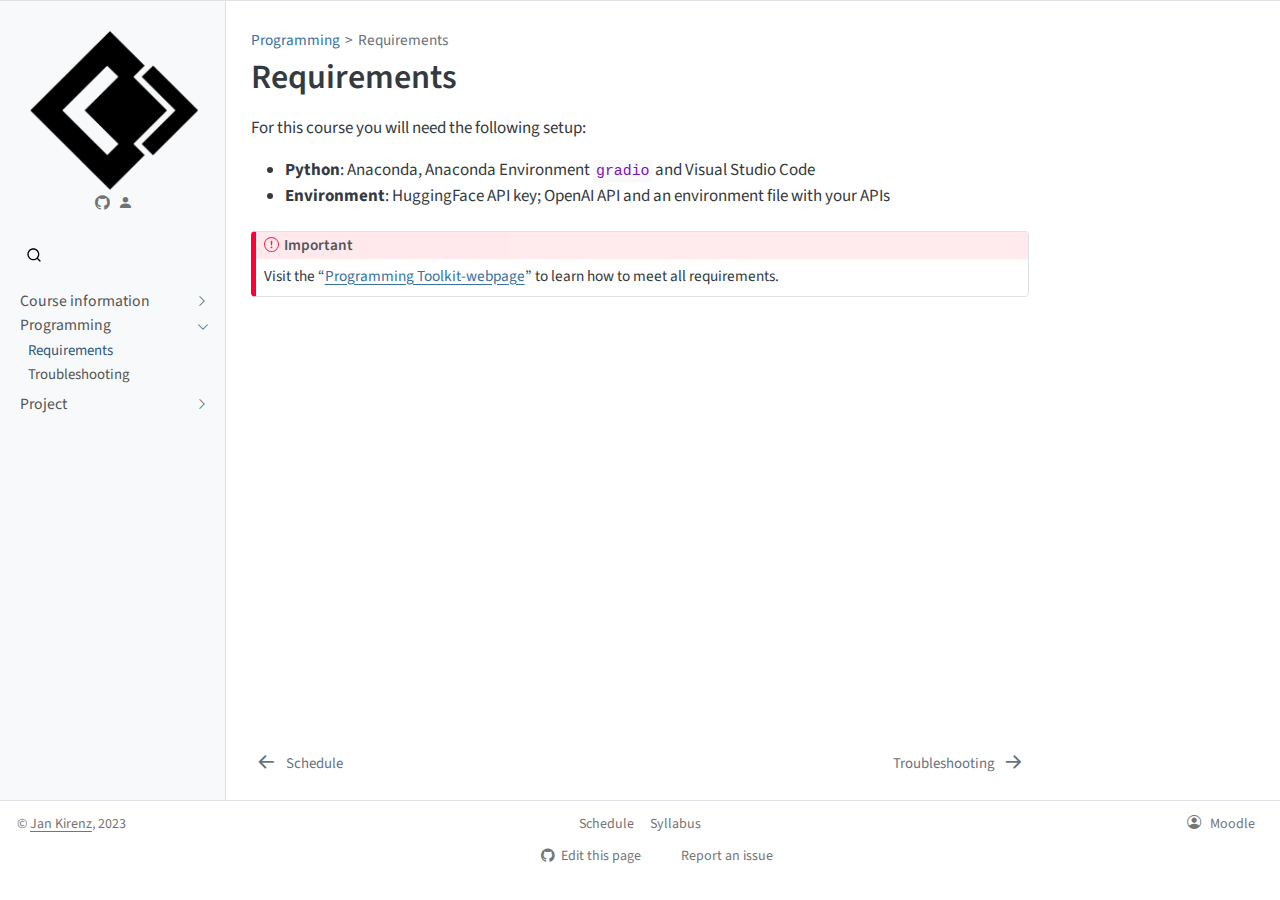
<file: programming-requirements.html>
<!DOCTYPE html>
<html xmlns="http://www.w3.org/1999/xhtml" lang="en" xml:lang="en"><head>

<meta charset="utf-8">
<meta name="generator" content="quarto-1.4.553">

<meta name="viewport" content="width=device-width, initial-scale=1.0, user-scalable=yes">


<title>Title - Requirements</title>
<style>
code{white-space: pre-wrap;}
span.smallcaps{font-variant: small-caps;}
div.columns{display: flex; gap: min(4vw, 1.5em);}
div.column{flex: auto; overflow-x: auto;}
div.hanging-indent{margin-left: 1.5em; text-indent: -1.5em;}
ul.task-list{list-style: none;}
ul.task-list li input[type="checkbox"] {
  width: 0.8em;
  margin: 0 0.8em 0.2em -1em; /* quarto-specific, see https://github.com/quarto-dev/quarto-cli/issues/4556 */ 
  vertical-align: middle;
}
</style>


<script src="site_libs/quarto-nav/quarto-nav.js"></script>
<script src="site_libs/clipboard/clipboard.min.js"></script>
<script src="site_libs/quarto-search/autocomplete.umd.js"></script>
<script src="site_libs/quarto-search/fuse.min.js"></script>
<script src="site_libs/quarto-search/quarto-search.js"></script>
<meta name="quarto:offset" content="./">
<link href="./programming-troubleshooting.html" rel="next">
<link href="./index.html" rel="prev">
<link href=".//images/logo.png" rel="icon" type="image/png">
<script src="site_libs/quarto-html/quarto.js"></script>
<script src="site_libs/quarto-html/popper.min.js"></script>
<script src="site_libs/quarto-html/tippy.umd.min.js"></script>
<script src="site_libs/quarto-html/anchor.min.js"></script>
<link href="site_libs/quarto-html/tippy.css" rel="stylesheet">
<link href="site_libs/quarto-html/quarto-syntax-highlighting.css" rel="stylesheet" id="quarto-text-highlighting-styles">
<script src="site_libs/bootstrap/bootstrap.min.js"></script>
<link href="site_libs/bootstrap/bootstrap-icons.css" rel="stylesheet">
<link href="site_libs/bootstrap/bootstrap.min.css" rel="stylesheet" id="quarto-bootstrap" data-mode="light">
<script id="quarto-search-options" type="application/json">{
  "location": "sidebar",
  "copy-button": false,
  "collapse-after": 3,
  "panel-placement": "start",
  "type": "overlay",
  "limit": 50,
  "keyboard-shortcut": [
    "f",
    "/",
    "s"
  ],
  "language": {
    "search-no-results-text": "No results",
    "search-matching-documents-text": "matching documents",
    "search-copy-link-title": "Copy link to search",
    "search-hide-matches-text": "Hide additional matches",
    "search-more-match-text": "more match in this document",
    "search-more-matches-text": "more matches in this document",
    "search-clear-button-title": "Clear",
    "search-text-placeholder": "",
    "search-detached-cancel-button-title": "Cancel",
    "search-submit-button-title": "Submit",
    "search-label": "Search"
  }
}</script>


<link rel="stylesheet" href="style/styles.css">
<meta property="og:title" content="Title - Requirements">
<meta property="og:description" content="Homepage for xyz at HdM Stuttgart, WS 23/24.">
<meta property="og:image" content="https://myplaceholder.github.io/website//images/logo.png">
<meta property="og:site_name" content="Title">
<meta property="og:image:height" content="660">
<meta property="og:image:width" content="695">
</head>

<body class="nav-sidebar docked">

<div id="quarto-search-results"></div>
  <header id="quarto-header" class="headroom fixed-top">
  <nav class="quarto-secondary-nav">
    <div class="container-fluid d-flex">
      <button type="button" class="quarto-btn-toggle btn" data-bs-toggle="collapse" data-bs-target=".quarto-sidebar-collapse-item" aria-controls="quarto-sidebar" aria-expanded="false" aria-label="Toggle sidebar navigation" onclick="if (window.quartoToggleHeadroom) { window.quartoToggleHeadroom(); }">
        <i class="bi bi-layout-text-sidebar-reverse"></i>
      </button>
        <nav class="quarto-page-breadcrumbs" aria-label="breadcrumb"><ol class="breadcrumb"><li class="breadcrumb-item"><a href="./programming-requirements.html">Programming</a></li><li class="breadcrumb-item"><a href="./programming-requirements.html">Requirements</a></li></ol></nav>
        <a class="flex-grow-1" role="button" data-bs-toggle="collapse" data-bs-target=".quarto-sidebar-collapse-item" aria-controls="quarto-sidebar" aria-expanded="false" aria-label="Toggle sidebar navigation" onclick="if (window.quartoToggleHeadroom) { window.quartoToggleHeadroom(); }">      
        </a>
      <button type="button" class="btn quarto-search-button" aria-label="" onclick="window.quartoOpenSearch();">
        <i class="bi bi-search"></i>
      </button>
    </div>
  </nav>
</header>
<!-- content -->
<div id="quarto-content" class="quarto-container page-columns page-rows-contents page-layout-article">
<!-- sidebar -->
  <nav id="quarto-sidebar" class="sidebar collapse collapse-horizontal quarto-sidebar-collapse-item sidebar-navigation docked overflow-auto">
    <div class="pt-lg-2 mt-2 text-center sidebar-header">
      <a href="./index.html" class="sidebar-logo-link">
      <img src="./images/logo.png" alt="" class="sidebar-logo py-0 d-lg-inline d-none">
      </a>
      <div class="sidebar-tools-main">
    <a href="https://github.com/myplaceholder" title="GitHub organization" class="quarto-navigation-tool px-1" aria-label="GitHub organization"><i class="bi bi-github"></i></a>
    <a href="https://moodle.hdm-stuttgart.de/login/index.php" title="Moodle" class="quarto-navigation-tool px-1" aria-label="Moodle"><i class="bi bi-person-fill"></i></a>
</div>
      </div>
        <div class="mt-2 flex-shrink-0 align-items-center">
        <div class="sidebar-search">
        <div id="quarto-search" class="" title="Search"></div>
        </div>
        </div>
    <div class="sidebar-menu-container"> 
    <ul class="list-unstyled mt-1">
        <li class="sidebar-item sidebar-item-section">
      <div class="sidebar-item-container"> 
            <a class="sidebar-item-text sidebar-link text-start collapsed" data-bs-toggle="collapse" data-bs-target="#quarto-sidebar-section-1" aria-expanded="false">
 <span class="menu-text">Course information</span></a>
          <a class="sidebar-item-toggle text-start collapsed" data-bs-toggle="collapse" data-bs-target="#quarto-sidebar-section-1" aria-expanded="false" aria-label="Toggle section">
            <i class="bi bi-chevron-right ms-2"></i>
          </a> 
      </div>
      <ul id="quarto-sidebar-section-1" class="collapse list-unstyled sidebar-section depth1 ">  
          <li class="sidebar-item">
  <div class="sidebar-item-container"> 
  <a href="./course-overview.html" class="sidebar-item-text sidebar-link">
 <span class="menu-text">Overview</span></a>
  </div>
</li>
          <li class="sidebar-item">
  <div class="sidebar-item-container"> 
  <a href="./course-syllabus.html" class="sidebar-item-text sidebar-link">
 <span class="menu-text">Syllabus</span></a>
  </div>
</li>
          <li class="sidebar-item">
  <div class="sidebar-item-container"> 
  <a href="./course-support.html" class="sidebar-item-text sidebar-link">
 <span class="menu-text">Support</span></a>
  </div>
</li>
          <li class="sidebar-item">
  <div class="sidebar-item-container"> 
  <a href="./index.html" class="sidebar-item-text sidebar-link">
 <span class="menu-text">Schedule</span></a>
  </div>
</li>
      </ul>
  </li>
        <li class="sidebar-item sidebar-item-section">
      <div class="sidebar-item-container"> 
            <a class="sidebar-item-text sidebar-link text-start" data-bs-toggle="collapse" data-bs-target="#quarto-sidebar-section-2" aria-expanded="true">
 <span class="menu-text">Programming</span></a>
          <a class="sidebar-item-toggle text-start" data-bs-toggle="collapse" data-bs-target="#quarto-sidebar-section-2" aria-expanded="true" aria-label="Toggle section">
            <i class="bi bi-chevron-right ms-2"></i>
          </a> 
      </div>
      <ul id="quarto-sidebar-section-2" class="collapse list-unstyled sidebar-section depth1 show">  
          <li class="sidebar-item">
  <div class="sidebar-item-container"> 
  <a href="./programming-requirements.html" class="sidebar-item-text sidebar-link active">
 <span class="menu-text">Requirements</span></a>
  </div>
</li>
          <li class="sidebar-item">
  <div class="sidebar-item-container"> 
  <a href="./programming-troubleshooting.html" class="sidebar-item-text sidebar-link">
 <span class="menu-text">Troubleshooting</span></a>
  </div>
</li>
      </ul>
  </li>
        <li class="sidebar-item sidebar-item-section">
      <div class="sidebar-item-container"> 
            <a class="sidebar-item-text sidebar-link text-start collapsed" data-bs-toggle="collapse" data-bs-target="#quarto-sidebar-section-3" aria-expanded="false">
 <span class="menu-text">Project</span></a>
          <a class="sidebar-item-toggle text-start collapsed" data-bs-toggle="collapse" data-bs-target="#quarto-sidebar-section-3" aria-expanded="false" aria-label="Toggle section">
            <i class="bi bi-chevron-right ms-2"></i>
          </a> 
      </div>
      <ul id="quarto-sidebar-section-3" class="collapse list-unstyled sidebar-section depth1 ">  
          <li class="sidebar-item">
  <div class="sidebar-item-container"> 
  <a href="./project-description.html" class="sidebar-item-text sidebar-link">
 <span class="menu-text">Description</span></a>
  </div>
</li>
          <li class="sidebar-item">
  <div class="sidebar-item-container"> 
  <a href="./project-tips-resources.html" class="sidebar-item-text sidebar-link">
 <span class="menu-text">Tips + resources</span></a>
  </div>
</li>
      </ul>
  </li>
    </ul>
    </div>
</nav>
<div id="quarto-sidebar-glass" class="quarto-sidebar-collapse-item" data-bs-toggle="collapse" data-bs-target=".quarto-sidebar-collapse-item"></div>
<!-- margin-sidebar -->
    <div id="quarto-margin-sidebar" class="sidebar margin-sidebar">
        
    </div>
<!-- main -->
<main class="content" id="quarto-document-content">

<header id="title-block-header" class="quarto-title-block default"><nav class="quarto-page-breadcrumbs quarto-title-breadcrumbs d-none d-lg-block" aria-label="breadcrumb"><ol class="breadcrumb"><li class="breadcrumb-item"><a href="./programming-requirements.html">Programming</a></li><li class="breadcrumb-item"><a href="./programming-requirements.html">Requirements</a></li></ol></nav>
<div class="quarto-title">
<h1 class="title">Requirements</h1>
</div>



<div class="quarto-title-meta">

    
  
    
  </div>
  


</header>


<p>For this course you will need the following setup:</p>
<ul>
<li><strong>Python</strong>: Anaconda, Anaconda Environment <code>gradio</code> and Visual Studio Code</li>
<li><strong>Environment</strong>: HuggingFace API key; OpenAI API and an environment file with your APIs</li>
</ul>
<div class="callout callout-style-default callout-important callout-titled">
<div class="callout-header d-flex align-content-center">
<div class="callout-icon-container">
<i class="callout-icon"></i>
</div>
<div class="callout-title-container flex-fill">
Important
</div>
</div>
<div class="callout-body-container callout-body">
<p>Visit the “<a href="https://kirenz.github.io/lab-toolkit/">Programming Toolkit-webpage</a>” to learn how to meet all requirements.</p>
</div>
</div>



</main> <!-- /main -->
<script id="quarto-html-after-body" type="application/javascript">
window.document.addEventListener("DOMContentLoaded", function (event) {
  const toggleBodyColorMode = (bsSheetEl) => {
    const mode = bsSheetEl.getAttribute("data-mode");
    const bodyEl = window.document.querySelector("body");
    if (mode === "dark") {
      bodyEl.classList.add("quarto-dark");
      bodyEl.classList.remove("quarto-light");
    } else {
      bodyEl.classList.add("quarto-light");
      bodyEl.classList.remove("quarto-dark");
    }
  }
  const toggleBodyColorPrimary = () => {
    const bsSheetEl = window.document.querySelector("link#quarto-bootstrap");
    if (bsSheetEl) {
      toggleBodyColorMode(bsSheetEl);
    }
  }
  toggleBodyColorPrimary();  
  const icon = "";
  const anchorJS = new window.AnchorJS();
  anchorJS.options = {
    placement: 'right',
    icon: icon
  };
  anchorJS.add('.anchored');
  const isCodeAnnotation = (el) => {
    for (const clz of el.classList) {
      if (clz.startsWith('code-annotation-')) {                     
        return true;
      }
    }
    return false;
  }
  const clipboard = new window.ClipboardJS('.code-copy-button', {
    text: function(trigger) {
      const codeEl = trigger.previousElementSibling.cloneNode(true);
      for (const childEl of codeEl.children) {
        if (isCodeAnnotation(childEl)) {
          childEl.remove();
        }
      }
      return codeEl.innerText;
    }
  });
  clipboard.on('success', function(e) {
    // button target
    const button = e.trigger;
    // don't keep focus
    button.blur();
    // flash "checked"
    button.classList.add('code-copy-button-checked');
    var currentTitle = button.getAttribute("title");
    button.setAttribute("title", "Copied!");
    let tooltip;
    if (window.bootstrap) {
      button.setAttribute("data-bs-toggle", "tooltip");
      button.setAttribute("data-bs-placement", "left");
      button.setAttribute("data-bs-title", "Copied!");
      tooltip = new bootstrap.Tooltip(button, 
        { trigger: "manual", 
          customClass: "code-copy-button-tooltip",
          offset: [0, -8]});
      tooltip.show();    
    }
    setTimeout(function() {
      if (tooltip) {
        tooltip.hide();
        button.removeAttribute("data-bs-title");
        button.removeAttribute("data-bs-toggle");
        button.removeAttribute("data-bs-placement");
      }
      button.setAttribute("title", currentTitle);
      button.classList.remove('code-copy-button-checked');
    }, 1000);
    // clear code selection
    e.clearSelection();
  });
    var localhostRegex = new RegExp(/^(?:http|https):\/\/localhost\:?[0-9]*\//);
    var mailtoRegex = new RegExp(/^mailto:/);
      var filterRegex = new RegExp("https:\/\/myplaceholder\.github\.io\/website\/");
    var isInternal = (href) => {
        return filterRegex.test(href) || localhostRegex.test(href) || mailtoRegex.test(href);
    }
    // Inspect non-navigation links and adorn them if external
 	var links = window.document.querySelectorAll('a[href]:not(.nav-link):not(.navbar-brand):not(.toc-action):not(.sidebar-link):not(.sidebar-item-toggle):not(.pagination-link):not(.no-external):not([aria-hidden]):not(.dropdown-item):not(.quarto-navigation-tool)');
    for (var i=0; i<links.length; i++) {
      const link = links[i];
      if (!isInternal(link.href)) {
        // undo the damage that might have been done by quarto-nav.js in the case of
        // links that we want to consider external
        if (link.dataset.originalHref !== undefined) {
          link.href = link.dataset.originalHref;
        }
      }
    }
  function tippyHover(el, contentFn, onTriggerFn, onUntriggerFn) {
    const config = {
      allowHTML: true,
      maxWidth: 500,
      delay: 100,
      arrow: false,
      appendTo: function(el) {
          return el.parentElement;
      },
      interactive: true,
      interactiveBorder: 10,
      theme: 'quarto',
      placement: 'bottom-start',
    };
    if (contentFn) {
      config.content = contentFn;
    }
    if (onTriggerFn) {
      config.onTrigger = onTriggerFn;
    }
    if (onUntriggerFn) {
      config.onUntrigger = onUntriggerFn;
    }
    window.tippy(el, config); 
  }
  const noterefs = window.document.querySelectorAll('a[role="doc-noteref"]');
  for (var i=0; i<noterefs.length; i++) {
    const ref = noterefs[i];
    tippyHover(ref, function() {
      // use id or data attribute instead here
      let href = ref.getAttribute('data-footnote-href') || ref.getAttribute('href');
      try { href = new URL(href).hash; } catch {}
      const id = href.replace(/^#\/?/, "");
      const note = window.document.getElementById(id);
      if (note) {
        return note.innerHTML;
      } else {
        return "";
      }
    });
  }
  const xrefs = window.document.querySelectorAll('a.quarto-xref');
  const processXRef = (id, note) => {
    // Strip column container classes
    const stripColumnClz = (el) => {
      el.classList.remove("page-full", "page-columns");
      if (el.children) {
        for (const child of el.children) {
          stripColumnClz(child);
        }
      }
    }
    stripColumnClz(note)
    if (id === null || id.startsWith('sec-')) {
      // Special case sections, only their first couple elements
      const container = document.createElement("div");
      if (note.children && note.children.length > 2) {
        container.appendChild(note.children[0].cloneNode(true));
        for (let i = 1; i < note.children.length; i++) {
          const child = note.children[i];
          if (child.tagName === "P" && child.innerText === "") {
            continue;
          } else {
            container.appendChild(child.cloneNode(true));
            break;
          }
        }
        if (window.Quarto?.typesetMath) {
          window.Quarto.typesetMath(container);
        }
        return container.innerHTML
      } else {
        if (window.Quarto?.typesetMath) {
          window.Quarto.typesetMath(note);
        }
        return note.innerHTML;
      }
    } else {
      // Remove any anchor links if they are present
      const anchorLink = note.querySelector('a.anchorjs-link');
      if (anchorLink) {
        anchorLink.remove();
      }
      if (window.Quarto?.typesetMath) {
        window.Quarto.typesetMath(note);
      }
      // TODO in 1.5, we should make sure this works without a callout special case
      if (note.classList.contains("callout")) {
        return note.outerHTML;
      } else {
        return note.innerHTML;
      }
    }
  }
  for (var i=0; i<xrefs.length; i++) {
    const xref = xrefs[i];
    tippyHover(xref, undefined, function(instance) {
      instance.disable();
      let url = xref.getAttribute('href');
      let hash = undefined; 
      if (url.startsWith('#')) {
        hash = url;
      } else {
        try { hash = new URL(url).hash; } catch {}
      }
      if (hash) {
        const id = hash.replace(/^#\/?/, "");
        const note = window.document.getElementById(id);
        if (note !== null) {
          try {
            const html = processXRef(id, note.cloneNode(true));
            instance.setContent(html);
          } finally {
            instance.enable();
            instance.show();
          }
        } else {
          // See if we can fetch this
          fetch(url.split('#')[0])
          .then(res => res.text())
          .then(html => {
            const parser = new DOMParser();
            const htmlDoc = parser.parseFromString(html, "text/html");
            const note = htmlDoc.getElementById(id);
            if (note !== null) {
              const html = processXRef(id, note);
              instance.setContent(html);
            } 
          }).finally(() => {
            instance.enable();
            instance.show();
          });
        }
      } else {
        // See if we can fetch a full url (with no hash to target)
        // This is a special case and we should probably do some content thinning / targeting
        fetch(url)
        .then(res => res.text())
        .then(html => {
          const parser = new DOMParser();
          const htmlDoc = parser.parseFromString(html, "text/html");
          const note = htmlDoc.querySelector('main.content');
          if (note !== null) {
            // This should only happen for chapter cross references
            // (since there is no id in the URL)
            // remove the first header
            if (note.children.length > 0 && note.children[0].tagName === "HEADER") {
              note.children[0].remove();
            }
            const html = processXRef(null, note);
            instance.setContent(html);
          } 
        }).finally(() => {
          instance.enable();
          instance.show();
        });
      }
    }, function(instance) {
    });
  }
      let selectedAnnoteEl;
      const selectorForAnnotation = ( cell, annotation) => {
        let cellAttr = 'data-code-cell="' + cell + '"';
        let lineAttr = 'data-code-annotation="' +  annotation + '"';
        const selector = 'span[' + cellAttr + '][' + lineAttr + ']';
        return selector;
      }
      const selectCodeLines = (annoteEl) => {
        const doc = window.document;
        const targetCell = annoteEl.getAttribute("data-target-cell");
        const targetAnnotation = annoteEl.getAttribute("data-target-annotation");
        const annoteSpan = window.document.querySelector(selectorForAnnotation(targetCell, targetAnnotation));
        const lines = annoteSpan.getAttribute("data-code-lines").split(",");
        const lineIds = lines.map((line) => {
          return targetCell + "-" + line;
        })
        let top = null;
        let height = null;
        let parent = null;
        if (lineIds.length > 0) {
            //compute the position of the single el (top and bottom and make a div)
            const el = window.document.getElementById(lineIds[0]);
            top = el.offsetTop;
            height = el.offsetHeight;
            parent = el.parentElement.parentElement;
          if (lineIds.length > 1) {
            const lastEl = window.document.getElementById(lineIds[lineIds.length - 1]);
            const bottom = lastEl.offsetTop + lastEl.offsetHeight;
            height = bottom - top;
          }
          if (top !== null && height !== null && parent !== null) {
            // cook up a div (if necessary) and position it 
            let div = window.document.getElementById("code-annotation-line-highlight");
            if (div === null) {
              div = window.document.createElement("div");
              div.setAttribute("id", "code-annotation-line-highlight");
              div.style.position = 'absolute';
              parent.appendChild(div);
            }
            div.style.top = top - 2 + "px";
            div.style.height = height + 4 + "px";
            div.style.left = 0;
            let gutterDiv = window.document.getElementById("code-annotation-line-highlight-gutter");
            if (gutterDiv === null) {
              gutterDiv = window.document.createElement("div");
              gutterDiv.setAttribute("id", "code-annotation-line-highlight-gutter");
              gutterDiv.style.position = 'absolute';
              const codeCell = window.document.getElementById(targetCell);
              const gutter = codeCell.querySelector('.code-annotation-gutter');
              gutter.appendChild(gutterDiv);
            }
            gutterDiv.style.top = top - 2 + "px";
            gutterDiv.style.height = height + 4 + "px";
          }
          selectedAnnoteEl = annoteEl;
        }
      };
      const unselectCodeLines = () => {
        const elementsIds = ["code-annotation-line-highlight", "code-annotation-line-highlight-gutter"];
        elementsIds.forEach((elId) => {
          const div = window.document.getElementById(elId);
          if (div) {
            div.remove();
          }
        });
        selectedAnnoteEl = undefined;
      };
        // Handle positioning of the toggle
    window.addEventListener(
      "resize",
      throttle(() => {
        elRect = undefined;
        if (selectedAnnoteEl) {
          selectCodeLines(selectedAnnoteEl);
        }
      }, 10)
    );
    function throttle(fn, ms) {
    let throttle = false;
    let timer;
      return (...args) => {
        if(!throttle) { // first call gets through
            fn.apply(this, args);
            throttle = true;
        } else { // all the others get throttled
            if(timer) clearTimeout(timer); // cancel #2
            timer = setTimeout(() => {
              fn.apply(this, args);
              timer = throttle = false;
            }, ms);
        }
      };
    }
      // Attach click handler to the DT
      const annoteDls = window.document.querySelectorAll('dt[data-target-cell]');
      for (const annoteDlNode of annoteDls) {
        annoteDlNode.addEventListener('click', (event) => {
          const clickedEl = event.target;
          if (clickedEl !== selectedAnnoteEl) {
            unselectCodeLines();
            const activeEl = window.document.querySelector('dt[data-target-cell].code-annotation-active');
            if (activeEl) {
              activeEl.classList.remove('code-annotation-active');
            }
            selectCodeLines(clickedEl);
            clickedEl.classList.add('code-annotation-active');
          } else {
            // Unselect the line
            unselectCodeLines();
            clickedEl.classList.remove('code-annotation-active');
          }
        });
      }
  const findCites = (el) => {
    const parentEl = el.parentElement;
    if (parentEl) {
      const cites = parentEl.dataset.cites;
      if (cites) {
        return {
          el,
          cites: cites.split(' ')
        };
      } else {
        return findCites(el.parentElement)
      }
    } else {
      return undefined;
    }
  };
  var bibliorefs = window.document.querySelectorAll('a[role="doc-biblioref"]');
  for (var i=0; i<bibliorefs.length; i++) {
    const ref = bibliorefs[i];
    const citeInfo = findCites(ref);
    if (citeInfo) {
      tippyHover(citeInfo.el, function() {
        var popup = window.document.createElement('div');
        citeInfo.cites.forEach(function(cite) {
          var citeDiv = window.document.createElement('div');
          citeDiv.classList.add('hanging-indent');
          citeDiv.classList.add('csl-entry');
          var biblioDiv = window.document.getElementById('ref-' + cite);
          if (biblioDiv) {
            citeDiv.innerHTML = biblioDiv.innerHTML;
          }
          popup.appendChild(citeDiv);
        });
        return popup.innerHTML;
      });
    }
  }
});
</script>
<nav class="page-navigation">
  <div class="nav-page nav-page-previous">
      <a href="./index.html" class="pagination-link" aria-label="Schedule">
        <i class="bi bi-arrow-left-short"></i> <span class="nav-page-text">Schedule</span>
      </a>          
  </div>
  <div class="nav-page nav-page-next">
      <a href="./programming-troubleshooting.html" class="pagination-link" aria-label="Troubleshooting">
        <span class="nav-page-text">Troubleshooting</span> <i class="bi bi-arrow-right-short"></i>
      </a>
  </div>
</nav>
</div> <!-- /content -->
<footer class="footer">
  <div class="nav-footer">
    <div class="nav-footer-left">
<p>© <a href="https://www.kirenz.com/">Jan Kirenz</a>, 2023</p>
</div>   
    <div class="nav-footer-center">
      <ul class="footer-items list-unstyled">
    <li class="nav-item">
    <a class="nav-link active" href="./index.html" aria-current="page">
<p>Schedule</p>
</a>
  </li>  
    <li class="nav-item">
    <a class="nav-link" href="./course-syllabus.html">
<p>Syllabus</p>
</a>
  </li>  
</ul>
    <div class="toc-actions"><ul><li><a href="https://github.com/myplaceholder/website/edit/main/programming-requirements.qmd" class="toc-action"><i class="bi bi-github"></i>Edit this page</a></li><li><a href="https://github.com/myplaceholder/website/issues/new" class="toc-action"><i class="bi empty"></i>Report an issue</a></li></ul></div></div>
    <div class="nav-footer-right">
      <ul class="footer-items list-unstyled">
    <li class="nav-item compact">
      <i class="bi bi-person-circle" role="img">
</i> 
  </li>  
    <li class="nav-item">
    <a class="nav-link" href="https://moodle.hdm-stuttgart.de/login/index.php">
<p>Moodle</p>
</a>
  </li>  
</ul>
    </div>
  </div>
</footer>




</body></html>
</file>
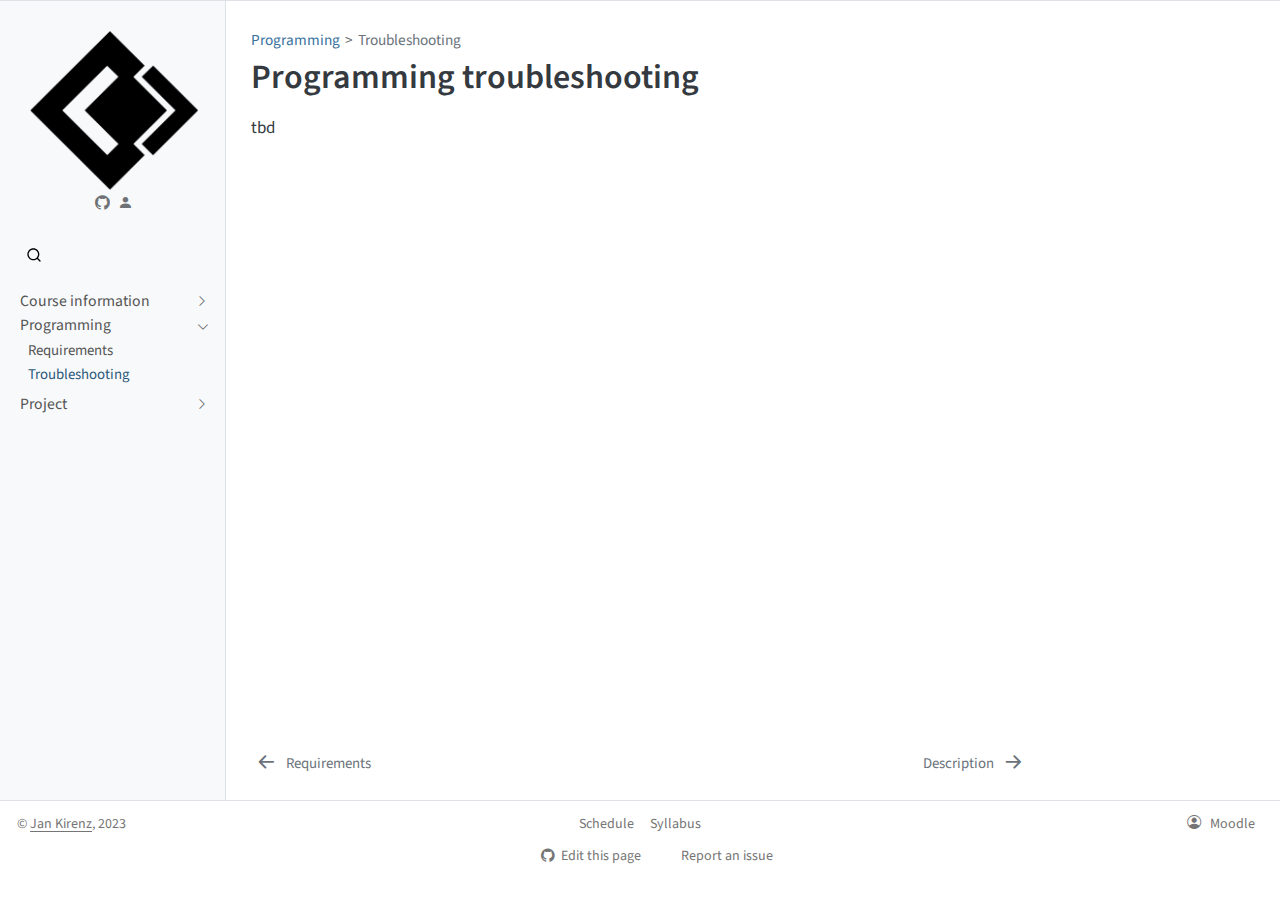
<file: programming-troubleshooting.html>
<!DOCTYPE html>
<html xmlns="http://www.w3.org/1999/xhtml" lang="en" xml:lang="en"><head>

<meta charset="utf-8">
<meta name="generator" content="quarto-1.4.553">

<meta name="viewport" content="width=device-width, initial-scale=1.0, user-scalable=yes">


<title>Title - Programming troubleshooting</title>
<style>
code{white-space: pre-wrap;}
span.smallcaps{font-variant: small-caps;}
div.columns{display: flex; gap: min(4vw, 1.5em);}
div.column{flex: auto; overflow-x: auto;}
div.hanging-indent{margin-left: 1.5em; text-indent: -1.5em;}
ul.task-list{list-style: none;}
ul.task-list li input[type="checkbox"] {
  width: 0.8em;
  margin: 0 0.8em 0.2em -1em; /* quarto-specific, see https://github.com/quarto-dev/quarto-cli/issues/4556 */ 
  vertical-align: middle;
}
</style>


<script src="site_libs/quarto-nav/quarto-nav.js"></script>
<script src="site_libs/clipboard/clipboard.min.js"></script>
<script src="site_libs/quarto-search/autocomplete.umd.js"></script>
<script src="site_libs/quarto-search/fuse.min.js"></script>
<script src="site_libs/quarto-search/quarto-search.js"></script>
<meta name="quarto:offset" content="./">
<link href="./project-description.html" rel="next">
<link href="./programming-requirements.html" rel="prev">
<link href=".//images/logo.png" rel="icon" type="image/png">
<script src="site_libs/quarto-html/quarto.js"></script>
<script src="site_libs/quarto-html/popper.min.js"></script>
<script src="site_libs/quarto-html/tippy.umd.min.js"></script>
<script src="site_libs/quarto-html/anchor.min.js"></script>
<link href="site_libs/quarto-html/tippy.css" rel="stylesheet">
<link href="site_libs/quarto-html/quarto-syntax-highlighting.css" rel="stylesheet" id="quarto-text-highlighting-styles">
<script src="site_libs/bootstrap/bootstrap.min.js"></script>
<link href="site_libs/bootstrap/bootstrap-icons.css" rel="stylesheet">
<link href="site_libs/bootstrap/bootstrap.min.css" rel="stylesheet" id="quarto-bootstrap" data-mode="light">
<script id="quarto-search-options" type="application/json">{
  "location": "sidebar",
  "copy-button": false,
  "collapse-after": 3,
  "panel-placement": "start",
  "type": "overlay",
  "limit": 50,
  "keyboard-shortcut": [
    "f",
    "/",
    "s"
  ],
  "language": {
    "search-no-results-text": "No results",
    "search-matching-documents-text": "matching documents",
    "search-copy-link-title": "Copy link to search",
    "search-hide-matches-text": "Hide additional matches",
    "search-more-match-text": "more match in this document",
    "search-more-matches-text": "more matches in this document",
    "search-clear-button-title": "Clear",
    "search-text-placeholder": "",
    "search-detached-cancel-button-title": "Cancel",
    "search-submit-button-title": "Submit",
    "search-label": "Search"
  }
}</script>


<link rel="stylesheet" href="style/styles.css">
<meta property="og:title" content="Title - Programming troubleshooting">
<meta property="og:description" content="Homepage for xyz at HdM Stuttgart, WS 23/24.">
<meta property="og:image" content="https://myplaceholder.github.io/website//images/logo.png">
<meta property="og:site_name" content="Title">
<meta property="og:image:height" content="660">
<meta property="og:image:width" content="695">
</head>

<body class="nav-sidebar docked">

<div id="quarto-search-results"></div>
  <header id="quarto-header" class="headroom fixed-top">
  <nav class="quarto-secondary-nav">
    <div class="container-fluid d-flex">
      <button type="button" class="quarto-btn-toggle btn" data-bs-toggle="collapse" data-bs-target=".quarto-sidebar-collapse-item" aria-controls="quarto-sidebar" aria-expanded="false" aria-label="Toggle sidebar navigation" onclick="if (window.quartoToggleHeadroom) { window.quartoToggleHeadroom(); }">
        <i class="bi bi-layout-text-sidebar-reverse"></i>
      </button>
        <nav class="quarto-page-breadcrumbs" aria-label="breadcrumb"><ol class="breadcrumb"><li class="breadcrumb-item"><a href="./programming-requirements.html">Programming</a></li><li class="breadcrumb-item"><a href="./programming-troubleshooting.html">Troubleshooting</a></li></ol></nav>
        <a class="flex-grow-1" role="button" data-bs-toggle="collapse" data-bs-target=".quarto-sidebar-collapse-item" aria-controls="quarto-sidebar" aria-expanded="false" aria-label="Toggle sidebar navigation" onclick="if (window.quartoToggleHeadroom) { window.quartoToggleHeadroom(); }">      
        </a>
      <button type="button" class="btn quarto-search-button" aria-label="" onclick="window.quartoOpenSearch();">
        <i class="bi bi-search"></i>
      </button>
    </div>
  </nav>
</header>
<!-- content -->
<div id="quarto-content" class="quarto-container page-columns page-rows-contents page-layout-article">
<!-- sidebar -->
  <nav id="quarto-sidebar" class="sidebar collapse collapse-horizontal quarto-sidebar-collapse-item sidebar-navigation docked overflow-auto">
    <div class="pt-lg-2 mt-2 text-center sidebar-header">
      <a href="./index.html" class="sidebar-logo-link">
      <img src="./images/logo.png" alt="" class="sidebar-logo py-0 d-lg-inline d-none">
      </a>
      <div class="sidebar-tools-main">
    <a href="https://github.com/myplaceholder" title="GitHub organization" class="quarto-navigation-tool px-1" aria-label="GitHub organization"><i class="bi bi-github"></i></a>
    <a href="https://moodle.hdm-stuttgart.de/login/index.php" title="Moodle" class="quarto-navigation-tool px-1" aria-label="Moodle"><i class="bi bi-person-fill"></i></a>
</div>
      </div>
        <div class="mt-2 flex-shrink-0 align-items-center">
        <div class="sidebar-search">
        <div id="quarto-search" class="" title="Search"></div>
        </div>
        </div>
    <div class="sidebar-menu-container"> 
    <ul class="list-unstyled mt-1">
        <li class="sidebar-item sidebar-item-section">
      <div class="sidebar-item-container"> 
            <a class="sidebar-item-text sidebar-link text-start collapsed" data-bs-toggle="collapse" data-bs-target="#quarto-sidebar-section-1" aria-expanded="false">
 <span class="menu-text">Course information</span></a>
          <a class="sidebar-item-toggle text-start collapsed" data-bs-toggle="collapse" data-bs-target="#quarto-sidebar-section-1" aria-expanded="false" aria-label="Toggle section">
            <i class="bi bi-chevron-right ms-2"></i>
          </a> 
      </div>
      <ul id="quarto-sidebar-section-1" class="collapse list-unstyled sidebar-section depth1 ">  
          <li class="sidebar-item">
  <div class="sidebar-item-container"> 
  <a href="./course-overview.html" class="sidebar-item-text sidebar-link">
 <span class="menu-text">Overview</span></a>
  </div>
</li>
          <li class="sidebar-item">
  <div class="sidebar-item-container"> 
  <a href="./course-syllabus.html" class="sidebar-item-text sidebar-link">
 <span class="menu-text">Syllabus</span></a>
  </div>
</li>
          <li class="sidebar-item">
  <div class="sidebar-item-container"> 
  <a href="./course-support.html" class="sidebar-item-text sidebar-link">
 <span class="menu-text">Support</span></a>
  </div>
</li>
          <li class="sidebar-item">
  <div class="sidebar-item-container"> 
  <a href="./index.html" class="sidebar-item-text sidebar-link">
 <span class="menu-text">Schedule</span></a>
  </div>
</li>
      </ul>
  </li>
        <li class="sidebar-item sidebar-item-section">
      <div class="sidebar-item-container"> 
            <a class="sidebar-item-text sidebar-link text-start" data-bs-toggle="collapse" data-bs-target="#quarto-sidebar-section-2" aria-expanded="true">
 <span class="menu-text">Programming</span></a>
          <a class="sidebar-item-toggle text-start" data-bs-toggle="collapse" data-bs-target="#quarto-sidebar-section-2" aria-expanded="true" aria-label="Toggle section">
            <i class="bi bi-chevron-right ms-2"></i>
          </a> 
      </div>
      <ul id="quarto-sidebar-section-2" class="collapse list-unstyled sidebar-section depth1 show">  
          <li class="sidebar-item">
  <div class="sidebar-item-container"> 
  <a href="./programming-requirements.html" class="sidebar-item-text sidebar-link">
 <span class="menu-text">Requirements</span></a>
  </div>
</li>
          <li class="sidebar-item">
  <div class="sidebar-item-container"> 
  <a href="./programming-troubleshooting.html" class="sidebar-item-text sidebar-link active">
 <span class="menu-text">Troubleshooting</span></a>
  </div>
</li>
      </ul>
  </li>
        <li class="sidebar-item sidebar-item-section">
      <div class="sidebar-item-container"> 
            <a class="sidebar-item-text sidebar-link text-start collapsed" data-bs-toggle="collapse" data-bs-target="#quarto-sidebar-section-3" aria-expanded="false">
 <span class="menu-text">Project</span></a>
          <a class="sidebar-item-toggle text-start collapsed" data-bs-toggle="collapse" data-bs-target="#quarto-sidebar-section-3" aria-expanded="false" aria-label="Toggle section">
            <i class="bi bi-chevron-right ms-2"></i>
          </a> 
      </div>
      <ul id="quarto-sidebar-section-3" class="collapse list-unstyled sidebar-section depth1 ">  
          <li class="sidebar-item">
  <div class="sidebar-item-container"> 
  <a href="./project-description.html" class="sidebar-item-text sidebar-link">
 <span class="menu-text">Description</span></a>
  </div>
</li>
          <li class="sidebar-item">
  <div class="sidebar-item-container"> 
  <a href="./project-tips-resources.html" class="sidebar-item-text sidebar-link">
 <span class="menu-text">Tips + resources</span></a>
  </div>
</li>
      </ul>
  </li>
    </ul>
    </div>
</nav>
<div id="quarto-sidebar-glass" class="quarto-sidebar-collapse-item" data-bs-toggle="collapse" data-bs-target=".quarto-sidebar-collapse-item"></div>
<!-- margin-sidebar -->
    <div id="quarto-margin-sidebar" class="sidebar margin-sidebar">
        
    </div>
<!-- main -->
<main class="content" id="quarto-document-content">

<header id="title-block-header" class="quarto-title-block default"><nav class="quarto-page-breadcrumbs quarto-title-breadcrumbs d-none d-lg-block" aria-label="breadcrumb"><ol class="breadcrumb"><li class="breadcrumb-item"><a href="./programming-requirements.html">Programming</a></li><li class="breadcrumb-item"><a href="./programming-troubleshooting.html">Troubleshooting</a></li></ol></nav>
<div class="quarto-title">
<h1 class="title">Programming troubleshooting</h1>
</div>



<div class="quarto-title-meta">

    
  
    
  </div>
  


</header>


<p>tbd</p>



</main> <!-- /main -->
<script id="quarto-html-after-body" type="application/javascript">
window.document.addEventListener("DOMContentLoaded", function (event) {
  const toggleBodyColorMode = (bsSheetEl) => {
    const mode = bsSheetEl.getAttribute("data-mode");
    const bodyEl = window.document.querySelector("body");
    if (mode === "dark") {
      bodyEl.classList.add("quarto-dark");
      bodyEl.classList.remove("quarto-light");
    } else {
      bodyEl.classList.add("quarto-light");
      bodyEl.classList.remove("quarto-dark");
    }
  }
  const toggleBodyColorPrimary = () => {
    const bsSheetEl = window.document.querySelector("link#quarto-bootstrap");
    if (bsSheetEl) {
      toggleBodyColorMode(bsSheetEl);
    }
  }
  toggleBodyColorPrimary();  
  const icon = "";
  const anchorJS = new window.AnchorJS();
  anchorJS.options = {
    placement: 'right',
    icon: icon
  };
  anchorJS.add('.anchored');
  const isCodeAnnotation = (el) => {
    for (const clz of el.classList) {
      if (clz.startsWith('code-annotation-')) {                     
        return true;
      }
    }
    return false;
  }
  const clipboard = new window.ClipboardJS('.code-copy-button', {
    text: function(trigger) {
      const codeEl = trigger.previousElementSibling.cloneNode(true);
      for (const childEl of codeEl.children) {
        if (isCodeAnnotation(childEl)) {
          childEl.remove();
        }
      }
      return codeEl.innerText;
    }
  });
  clipboard.on('success', function(e) {
    // button target
    const button = e.trigger;
    // don't keep focus
    button.blur();
    // flash "checked"
    button.classList.add('code-copy-button-checked');
    var currentTitle = button.getAttribute("title");
    button.setAttribute("title", "Copied!");
    let tooltip;
    if (window.bootstrap) {
      button.setAttribute("data-bs-toggle", "tooltip");
      button.setAttribute("data-bs-placement", "left");
      button.setAttribute("data-bs-title", "Copied!");
      tooltip = new bootstrap.Tooltip(button, 
        { trigger: "manual", 
          customClass: "code-copy-button-tooltip",
          offset: [0, -8]});
      tooltip.show();    
    }
    setTimeout(function() {
      if (tooltip) {
        tooltip.hide();
        button.removeAttribute("data-bs-title");
        button.removeAttribute("data-bs-toggle");
        button.removeAttribute("data-bs-placement");
      }
      button.setAttribute("title", currentTitle);
      button.classList.remove('code-copy-button-checked');
    }, 1000);
    // clear code selection
    e.clearSelection();
  });
    var localhostRegex = new RegExp(/^(?:http|https):\/\/localhost\:?[0-9]*\//);
    var mailtoRegex = new RegExp(/^mailto:/);
      var filterRegex = new RegExp("https:\/\/myplaceholder\.github\.io\/website\/");
    var isInternal = (href) => {
        return filterRegex.test(href) || localhostRegex.test(href) || mailtoRegex.test(href);
    }
    // Inspect non-navigation links and adorn them if external
 	var links = window.document.querySelectorAll('a[href]:not(.nav-link):not(.navbar-brand):not(.toc-action):not(.sidebar-link):not(.sidebar-item-toggle):not(.pagination-link):not(.no-external):not([aria-hidden]):not(.dropdown-item):not(.quarto-navigation-tool)');
    for (var i=0; i<links.length; i++) {
      const link = links[i];
      if (!isInternal(link.href)) {
        // undo the damage that might have been done by quarto-nav.js in the case of
        // links that we want to consider external
        if (link.dataset.originalHref !== undefined) {
          link.href = link.dataset.originalHref;
        }
      }
    }
  function tippyHover(el, contentFn, onTriggerFn, onUntriggerFn) {
    const config = {
      allowHTML: true,
      maxWidth: 500,
      delay: 100,
      arrow: false,
      appendTo: function(el) {
          return el.parentElement;
      },
      interactive: true,
      interactiveBorder: 10,
      theme: 'quarto',
      placement: 'bottom-start',
    };
    if (contentFn) {
      config.content = contentFn;
    }
    if (onTriggerFn) {
      config.onTrigger = onTriggerFn;
    }
    if (onUntriggerFn) {
      config.onUntrigger = onUntriggerFn;
    }
    window.tippy(el, config); 
  }
  const noterefs = window.document.querySelectorAll('a[role="doc-noteref"]');
  for (var i=0; i<noterefs.length; i++) {
    const ref = noterefs[i];
    tippyHover(ref, function() {
      // use id or data attribute instead here
      let href = ref.getAttribute('data-footnote-href') || ref.getAttribute('href');
      try { href = new URL(href).hash; } catch {}
      const id = href.replace(/^#\/?/, "");
      const note = window.document.getElementById(id);
      if (note) {
        return note.innerHTML;
      } else {
        return "";
      }
    });
  }
  const xrefs = window.document.querySelectorAll('a.quarto-xref');
  const processXRef = (id, note) => {
    // Strip column container classes
    const stripColumnClz = (el) => {
      el.classList.remove("page-full", "page-columns");
      if (el.children) {
        for (const child of el.children) {
          stripColumnClz(child);
        }
      }
    }
    stripColumnClz(note)
    if (id === null || id.startsWith('sec-')) {
      // Special case sections, only their first couple elements
      const container = document.createElement("div");
      if (note.children && note.children.length > 2) {
        container.appendChild(note.children[0].cloneNode(true));
        for (let i = 1; i < note.children.length; i++) {
          const child = note.children[i];
          if (child.tagName === "P" && child.innerText === "") {
            continue;
          } else {
            container.appendChild(child.cloneNode(true));
            break;
          }
        }
        if (window.Quarto?.typesetMath) {
          window.Quarto.typesetMath(container);
        }
        return container.innerHTML
      } else {
        if (window.Quarto?.typesetMath) {
          window.Quarto.typesetMath(note);
        }
        return note.innerHTML;
      }
    } else {
      // Remove any anchor links if they are present
      const anchorLink = note.querySelector('a.anchorjs-link');
      if (anchorLink) {
        anchorLink.remove();
      }
      if (window.Quarto?.typesetMath) {
        window.Quarto.typesetMath(note);
      }
      // TODO in 1.5, we should make sure this works without a callout special case
      if (note.classList.contains("callout")) {
        return note.outerHTML;
      } else {
        return note.innerHTML;
      }
    }
  }
  for (var i=0; i<xrefs.length; i++) {
    const xref = xrefs[i];
    tippyHover(xref, undefined, function(instance) {
      instance.disable();
      let url = xref.getAttribute('href');
      let hash = undefined; 
      if (url.startsWith('#')) {
        hash = url;
      } else {
        try { hash = new URL(url).hash; } catch {}
      }
      if (hash) {
        const id = hash.replace(/^#\/?/, "");
        const note = window.document.getElementById(id);
        if (note !== null) {
          try {
            const html = processXRef(id, note.cloneNode(true));
            instance.setContent(html);
          } finally {
            instance.enable();
            instance.show();
          }
        } else {
          // See if we can fetch this
          fetch(url.split('#')[0])
          .then(res => res.text())
          .then(html => {
            const parser = new DOMParser();
            const htmlDoc = parser.parseFromString(html, "text/html");
            const note = htmlDoc.getElementById(id);
            if (note !== null) {
              const html = processXRef(id, note);
              instance.setContent(html);
            } 
          }).finally(() => {
            instance.enable();
            instance.show();
          });
        }
      } else {
        // See if we can fetch a full url (with no hash to target)
        // This is a special case and we should probably do some content thinning / targeting
        fetch(url)
        .then(res => res.text())
        .then(html => {
          const parser = new DOMParser();
          const htmlDoc = parser.parseFromString(html, "text/html");
          const note = htmlDoc.querySelector('main.content');
          if (note !== null) {
            // This should only happen for chapter cross references
            // (since there is no id in the URL)
            // remove the first header
            if (note.children.length > 0 && note.children[0].tagName === "HEADER") {
              note.children[0].remove();
            }
            const html = processXRef(null, note);
            instance.setContent(html);
          } 
        }).finally(() => {
          instance.enable();
          instance.show();
        });
      }
    }, function(instance) {
    });
  }
      let selectedAnnoteEl;
      const selectorForAnnotation = ( cell, annotation) => {
        let cellAttr = 'data-code-cell="' + cell + '"';
        let lineAttr = 'data-code-annotation="' +  annotation + '"';
        const selector = 'span[' + cellAttr + '][' + lineAttr + ']';
        return selector;
      }
      const selectCodeLines = (annoteEl) => {
        const doc = window.document;
        const targetCell = annoteEl.getAttribute("data-target-cell");
        const targetAnnotation = annoteEl.getAttribute("data-target-annotation");
        const annoteSpan = window.document.querySelector(selectorForAnnotation(targetCell, targetAnnotation));
        const lines = annoteSpan.getAttribute("data-code-lines").split(",");
        const lineIds = lines.map((line) => {
          return targetCell + "-" + line;
        })
        let top = null;
        let height = null;
        let parent = null;
        if (lineIds.length > 0) {
            //compute the position of the single el (top and bottom and make a div)
            const el = window.document.getElementById(lineIds[0]);
            top = el.offsetTop;
            height = el.offsetHeight;
            parent = el.parentElement.parentElement;
          if (lineIds.length > 1) {
            const lastEl = window.document.getElementById(lineIds[lineIds.length - 1]);
            const bottom = lastEl.offsetTop + lastEl.offsetHeight;
            height = bottom - top;
          }
          if (top !== null && height !== null && parent !== null) {
            // cook up a div (if necessary) and position it 
            let div = window.document.getElementById("code-annotation-line-highlight");
            if (div === null) {
              div = window.document.createElement("div");
              div.setAttribute("id", "code-annotation-line-highlight");
              div.style.position = 'absolute';
              parent.appendChild(div);
            }
            div.style.top = top - 2 + "px";
            div.style.height = height + 4 + "px";
            div.style.left = 0;
            let gutterDiv = window.document.getElementById("code-annotation-line-highlight-gutter");
            if (gutterDiv === null) {
              gutterDiv = window.document.createElement("div");
              gutterDiv.setAttribute("id", "code-annotation-line-highlight-gutter");
              gutterDiv.style.position = 'absolute';
              const codeCell = window.document.getElementById(targetCell);
              const gutter = codeCell.querySelector('.code-annotation-gutter');
              gutter.appendChild(gutterDiv);
            }
            gutterDiv.style.top = top - 2 + "px";
            gutterDiv.style.height = height + 4 + "px";
          }
          selectedAnnoteEl = annoteEl;
        }
      };
      const unselectCodeLines = () => {
        const elementsIds = ["code-annotation-line-highlight", "code-annotation-line-highlight-gutter"];
        elementsIds.forEach((elId) => {
          const div = window.document.getElementById(elId);
          if (div) {
            div.remove();
          }
        });
        selectedAnnoteEl = undefined;
      };
        // Handle positioning of the toggle
    window.addEventListener(
      "resize",
      throttle(() => {
        elRect = undefined;
        if (selectedAnnoteEl) {
          selectCodeLines(selectedAnnoteEl);
        }
      }, 10)
    );
    function throttle(fn, ms) {
    let throttle = false;
    let timer;
      return (...args) => {
        if(!throttle) { // first call gets through
            fn.apply(this, args);
            throttle = true;
        } else { // all the others get throttled
            if(timer) clearTimeout(timer); // cancel #2
            timer = setTimeout(() => {
              fn.apply(this, args);
              timer = throttle = false;
            }, ms);
        }
      };
    }
      // Attach click handler to the DT
      const annoteDls = window.document.querySelectorAll('dt[data-target-cell]');
      for (const annoteDlNode of annoteDls) {
        annoteDlNode.addEventListener('click', (event) => {
          const clickedEl = event.target;
          if (clickedEl !== selectedAnnoteEl) {
            unselectCodeLines();
            const activeEl = window.document.querySelector('dt[data-target-cell].code-annotation-active');
            if (activeEl) {
              activeEl.classList.remove('code-annotation-active');
            }
            selectCodeLines(clickedEl);
            clickedEl.classList.add('code-annotation-active');
          } else {
            // Unselect the line
            unselectCodeLines();
            clickedEl.classList.remove('code-annotation-active');
          }
        });
      }
  const findCites = (el) => {
    const parentEl = el.parentElement;
    if (parentEl) {
      const cites = parentEl.dataset.cites;
      if (cites) {
        return {
          el,
          cites: cites.split(' ')
        };
      } else {
        return findCites(el.parentElement)
      }
    } else {
      return undefined;
    }
  };
  var bibliorefs = window.document.querySelectorAll('a[role="doc-biblioref"]');
  for (var i=0; i<bibliorefs.length; i++) {
    const ref = bibliorefs[i];
    const citeInfo = findCites(ref);
    if (citeInfo) {
      tippyHover(citeInfo.el, function() {
        var popup = window.document.createElement('div');
        citeInfo.cites.forEach(function(cite) {
          var citeDiv = window.document.createElement('div');
          citeDiv.classList.add('hanging-indent');
          citeDiv.classList.add('csl-entry');
          var biblioDiv = window.document.getElementById('ref-' + cite);
          if (biblioDiv) {
            citeDiv.innerHTML = biblioDiv.innerHTML;
          }
          popup.appendChild(citeDiv);
        });
        return popup.innerHTML;
      });
    }
  }
});
</script>
<nav class="page-navigation">
  <div class="nav-page nav-page-previous">
      <a href="./programming-requirements.html" class="pagination-link" aria-label="Requirements">
        <i class="bi bi-arrow-left-short"></i> <span class="nav-page-text">Requirements</span>
      </a>          
  </div>
  <div class="nav-page nav-page-next">
      <a href="./project-description.html" class="pagination-link" aria-label="Description">
        <span class="nav-page-text">Description</span> <i class="bi bi-arrow-right-short"></i>
      </a>
  </div>
</nav>
</div> <!-- /content -->
<footer class="footer">
  <div class="nav-footer">
    <div class="nav-footer-left">
<p>© <a href="https://www.kirenz.com/">Jan Kirenz</a>, 2023</p>
</div>   
    <div class="nav-footer-center">
      <ul class="footer-items list-unstyled">
    <li class="nav-item">
    <a class="nav-link active" href="./index.html" aria-current="page">
<p>Schedule</p>
</a>
  </li>  
    <li class="nav-item">
    <a class="nav-link" href="./course-syllabus.html">
<p>Syllabus</p>
</a>
  </li>  
</ul>
    <div class="toc-actions"><ul><li><a href="https://github.com/myplaceholder/website/edit/main/programming-troubleshooting.qmd" class="toc-action"><i class="bi bi-github"></i>Edit this page</a></li><li><a href="https://github.com/myplaceholder/website/issues/new" class="toc-action"><i class="bi empty"></i>Report an issue</a></li></ul></div></div>
    <div class="nav-footer-right">
      <ul class="footer-items list-unstyled">
    <li class="nav-item compact">
      <i class="bi bi-person-circle" role="img">
</i> 
  </li>  
    <li class="nav-item">
    <a class="nav-link" href="https://moodle.hdm-stuttgart.de/login/index.php">
<p>Moodle</p>
</a>
  </li>  
</ul>
    </div>
  </div>
</footer>




</body></html>
</file>
<file: site_libs/quarto-html/tippy.css>
.tippy-box[data-animation=fade][data-state=hidden]{opacity:0}[data-tippy-root]{max-width:calc(100vw - 10px)}.tippy-box{position:relative;background-color:#333;color:#fff;border-radius:4px;font-size:14px;line-height:1.4;white-space:normal;outline:0;transition-property:transform,visibility,opacity}.tippy-box[data-placement^=top]>.tippy-arrow{bottom:0}.tippy-box[data-placement^=top]>.tippy-arrow:before{bottom:-7px;left:0;border-width:8px 8px 0;border-top-color:initial;transform-origin:center top}.tippy-box[data-placement^=bottom]>.tippy-arrow{top:0}.tippy-box[data-placement^=bottom]>.tippy-arrow:before{top:-7px;left:0;border-width:0 8px 8px;border-bottom-color:initial;transform-origin:center bottom}.tippy-box[data-placement^=left]>.tippy-arrow{right:0}.tippy-box[data-placement^=left]>.tippy-arrow:before{border-width:8px 0 8px 8px;border-left-color:initial;right:-7px;transform-origin:center left}.tippy-box[data-placement^=right]>.tippy-arrow{left:0}.tippy-box[data-placement^=right]>.tippy-arrow:before{left:-7px;border-width:8px 8px 8px 0;border-right-color:initial;transform-origin:center right}.tippy-box[data-inertia][data-state=visible]{transition-timing-function:cubic-bezier(.54,1.5,.38,1.11)}.tippy-arrow{width:16px;height:16px;color:#333}.tippy-arrow:before{content:"";position:absolute;border-color:transparent;border-style:solid}.tippy-content{position:relative;padding:5px 9px;z-index:1}
</file>
<file: site_libs/quarto-html/quarto-syntax-highlighting.css>
/* quarto syntax highlight colors */
:root {
  --quarto-hl-ot-color: #003B4F;
  --quarto-hl-at-color: #657422;
  --quarto-hl-ss-color: #20794D;
  --quarto-hl-an-color: #5E5E5E;
  --quarto-hl-fu-color: #4758AB;
  --quarto-hl-st-color: #20794D;
  --quarto-hl-cf-color: #003B4F;
  --quarto-hl-op-color: #5E5E5E;
  --quarto-hl-er-color: #AD0000;
  --quarto-hl-bn-color: #AD0000;
  --quarto-hl-al-color: #AD0000;
  --quarto-hl-va-color: #111111;
  --quarto-hl-bu-color: inherit;
  --quarto-hl-ex-color: inherit;
  --quarto-hl-pp-color: #AD0000;
  --quarto-hl-in-color: #5E5E5E;
  --quarto-hl-vs-color: #20794D;
  --quarto-hl-wa-color: #5E5E5E;
  --quarto-hl-do-color: #5E5E5E;
  --quarto-hl-im-color: #00769E;
  --quarto-hl-ch-color: #20794D;
  --quarto-hl-dt-color: #AD0000;
  --quarto-hl-fl-color: #AD0000;
  --quarto-hl-co-color: #5E5E5E;
  --quarto-hl-cv-color: #5E5E5E;
  --quarto-hl-cn-color: #8f5902;
  --quarto-hl-sc-color: #5E5E5E;
  --quarto-hl-dv-color: #AD0000;
  --quarto-hl-kw-color: #003B4F;
}

/* other quarto variables */
:root {
  --quarto-font-monospace: SFMono-Regular, Menlo, Monaco, Consolas, "Liberation Mono", "Courier New", monospace;
}

pre > code.sourceCode > span {
  color: #003B4F;
}

code span {
  color: #003B4F;
}

code.sourceCode > span {
  color: #003B4F;
}

div.sourceCode,
div.sourceCode pre.sourceCode {
  color: #003B4F;
}

code span.ot {
  color: #003B4F;
  font-style: inherit;
}

code span.at {
  color: #657422;
  font-style: inherit;
}

code span.ss {
  color: #20794D;
  font-style: inherit;
}

code span.an {
  color: #5E5E5E;
  font-style: inherit;
}

code span.fu {
  color: #4758AB;
  font-style: inherit;
}

code span.st {
  color: #20794D;
  font-style: inherit;
}

code span.cf {
  color: #003B4F;
  font-style: inherit;
}

code span.op {
  color: #5E5E5E;
  font-style: inherit;
}

code span.er {
  color: #AD0000;
  font-style: inherit;
}

code span.bn {
  color: #AD0000;
  font-style: inherit;
}

code span.al {
  color: #AD0000;
  font-style: inherit;
}

code span.va {
  color: #111111;
  font-style: inherit;
}

code span.bu {
  font-style: inherit;
}

code span.ex {
  font-style: inherit;
}

code span.pp {
  color: #AD0000;
  font-style: inherit;
}

code span.in {
  color: #5E5E5E;
  font-style: inherit;
}

code span.vs {
  color: #20794D;
  font-style: inherit;
}

code span.wa {
  color: #5E5E5E;
  font-style: italic;
}

code span.do {
  color: #5E5E5E;
  font-style: italic;
}

code span.im {
  color: #00769E;
  font-style: inherit;
}

code span.ch {
  color: #20794D;
  font-style: inherit;
}

code span.dt {
  color: #AD0000;
  font-style: inherit;
}

code span.fl {
  color: #AD0000;
  font-style: inherit;
}

code span.co {
  color: #5E5E5E;
  font-style: inherit;
}

code span.cv {
  color: #5E5E5E;
  font-style: italic;
}

code span.cn {
  color: #8f5902;
  font-style: inherit;
}

code span.sc {
  color: #5E5E5E;
  font-style: inherit;
}

code span.dv {
  color: #AD0000;
  font-style: inherit;
}

code span.kw {
  color: #003B4F;
  font-style: inherit;
}

.prevent-inlining {
  content: "</";
}

/*# sourceMappingURL=debc5d5d77c3f9108843748ff7464032.css.map */
</file>
<file: style/styles.css>
@media (min-width: 1020px) {
.navbar-brand-container {
  margin-right: 1em;
}
}



@media (max-width: 1060px) and (min-width: 991.98px) {

#navbarCollapse ul:last-of-type a.nav-link {
  padding-left: .25em;
  padding-right: .25em;
}

.navbar #quarto-search {
  margin-left: .1em;
}

.navbar .bi-twitter,
.navbar .bi-github,
.navbar .bi-rss
 {
  font-size: .8em;
}
}


@media (min-width: 991.98px) {
#quarto-header {
  border-bottom: 1px solid #dee2e6;
}
}

.navbar-brand > img {
  max-height: 36px;
}


.platform-table td {
  vertical-align: middle;
}

.platform-table td > div.sourceCode {
  margin-top: 0.3rem;
  margin-bottom: 0.3rem;
}


.document-example {
  opacity: 0.9;
  padding: 6px; 
  font-weight: 500;
  margin-bottom: 1rem;
}

.document-example div {
  padding: 5px;
}


.document-example .citation {
  color: blue;
}

.trademark {
  font-size: 0.6rem;
  display: inline-block;
  margin-left: -3px;
}

.search-attribution {
  margin-top: 20px;
  padding-bottom: 20px;
  height: 40px;
}

.download-button {
  margin-top: 1em;
}

.download-table {
  margin-bottom: 2em;  
}

.download-table p {
  margin-bottom: 0;
}

.download-table .checksum {
  color: var(--bs-primary);
  font-size: .775em;
  cursor: pointer;
  padding-top: 4px;
}

.download-button {
  display:flex;
  padding-bottom: 10px;
  padding-top: 10px;
}

.download-button .secondary {
  font-size: .775em;
  margin-bottom: 0;
}

.download-button .container {
  display: flex;
  padding-left: 10px;
  padding-right: 40px;
}

.download-button .icon-container {
  fill: white;
  width: 30px;
  margin-right: 15px;
}

iframe.reveal-demo {
  width: 100%;
  height: 350px;
  outline: none;
}


.slide-deck {
  border: 3px solid #dee2e6;
  width: 100%;
  height: 475px;
}

@media only screen and (max-width: 600px) {
 .slide-deck {
    height: 400px;
  }
}


@media (max-width: 575px) {

.link-cards .card {
  margin-bottom: 20px;
  margin-right: 35px;
}

}

@media (min-width: 576px) { 
.link-cards {
  display: flex;
  flex-direction: row;
  flex-wrap: wrap;
}

.link-cards .card {
  width: 190px;
  margin: 0 20px 12px 0;
}


}


.link-cards .card {
  border: none;
  padding: 0;
}

.link-cards .card-title h4 {
  margin-top: 0;
}

.link-cards .card-title p {
  margin-bottom: 0;
}

.link-cards .card-subtitle {
  margin-bottom: 0.7rem;
}

.link-cards .card-body {
  padding: 0.5rem;
  padding-left: 0.1rem;
}

.link-cards .card-body ul {
  margin-bottom: 0;
  padding-left: 0;
  list-style-type: none;
}

.link-cards .card-body ul a {
  text-decoration: none;
}

.link-cards .card-body ul li {
  padding-bottom: 0.2rem;
}


.card .source-code {
  margin-top: 3px;
}

.carousel.card {
  font-size: 16px;
  padding-top: 2em;
}

.carousel.card a {
  text-decoration: none;
}

.carousel img {
  width: 70%;
  margin-bottom: 110px;
}

.carousel .carousel-control-prev-icon, 
.carousel .carousel-control-next-icon {
  margin-bottom: 110px;
}


.gallery-category {
  column-gap: 10px;
}

.btn-action-primary {
  color: white;
  background-color: #447099 !important;
}

.btn-action-primary:hover {
  color: white;
}

.btn-action {
  min-width: 165px;
  border-radius: 30px;
  border: none;
}

.panel-tabset[data-group="tools-tabset"] .choose-your-tool {
  max-width: 90px;
  margin-right: 25px;
  margin-top: 30px;
  font-weight: 300;
  font-size: 1.3rem;
  text-align: left;
  vertical-align: center;
}

.panel-tabset[data-group="tools-tabset"] .tab-content {
  border: none;
  padding-left: 5px;
}

.panel-tabset[data-group="tools-tabset"] .nav-tabs {
  border-bottom: none;
}

.panel-tabset[data-group="tools-tabset"] .nav-tabs .nav-link {
  text-align: center;
  margin-right: 10px;
  margin-top: 10px;
  color: inherit;
  width: 102px;
  font-size: 0.8em;
}

.panel-tabset[data-group="tools-tabset"] .nav-tabs .nav-link, 
.panel-tabset[data-group="tools-tabset"] .nav-tabs .nav-link.active, 
.panel-tabset[data-group="tools-tabset"] .nav-tabs .nav-item.show .nav-link {
  border: 1px solid  rgb(222, 226, 230);
  border-radius: 10px;
}
.panel-tabset[data-group="tools-tabset"] .nav-tabs .nav-link:hover {
   border-color: rgb(80,146,221);
   border-width: 1px;
} 

.panel-tabset[data-group="tools-tabset"] .nav-tabs .nav-link.active, 
.panel-tabset[data-group="tools-tabset"] .nav-tabs .nav-item.show .nav-link {
  border-color: rgb(80,146,221);
  border-width: 2px;
}

.panel-tabset[data-group="tools-tabset"] .nav-tabs .nav-link img {
  width: 65px;
  height: 65px;
  display: block;
  margin-bottom: 2px;
}

/*
.panel-tabset[data-group="tools-tabset"] .nav-tabs .nav-link {
  text-align: center;
  margin-right: 10px;
  margin-top: 10px;
  color: inherit;
  width: 102px;
  font-size: 0.8em;
}
 
.panel-tabset[data-group="tools-tabset"] .nav-tabs .nav-link img {
  width: 45px;
  height: 45px;
  margin-left: 10px;
  display: block;
  margin-bottom: 2px;
}
*/


.download-text {
  font-size: 1.1em;
  font-weight: 500;  
}

.preview-image-grid {
  gap: .75em;
}

.preview-image-grid p {
  margin-bottom: 0;
}

.preview-image-label {
  text-align: center;
  font-size: .75em;
  font-weight: 600;
}

.illustration {
  border: 1px solid #dee2e6;
}
</file>
